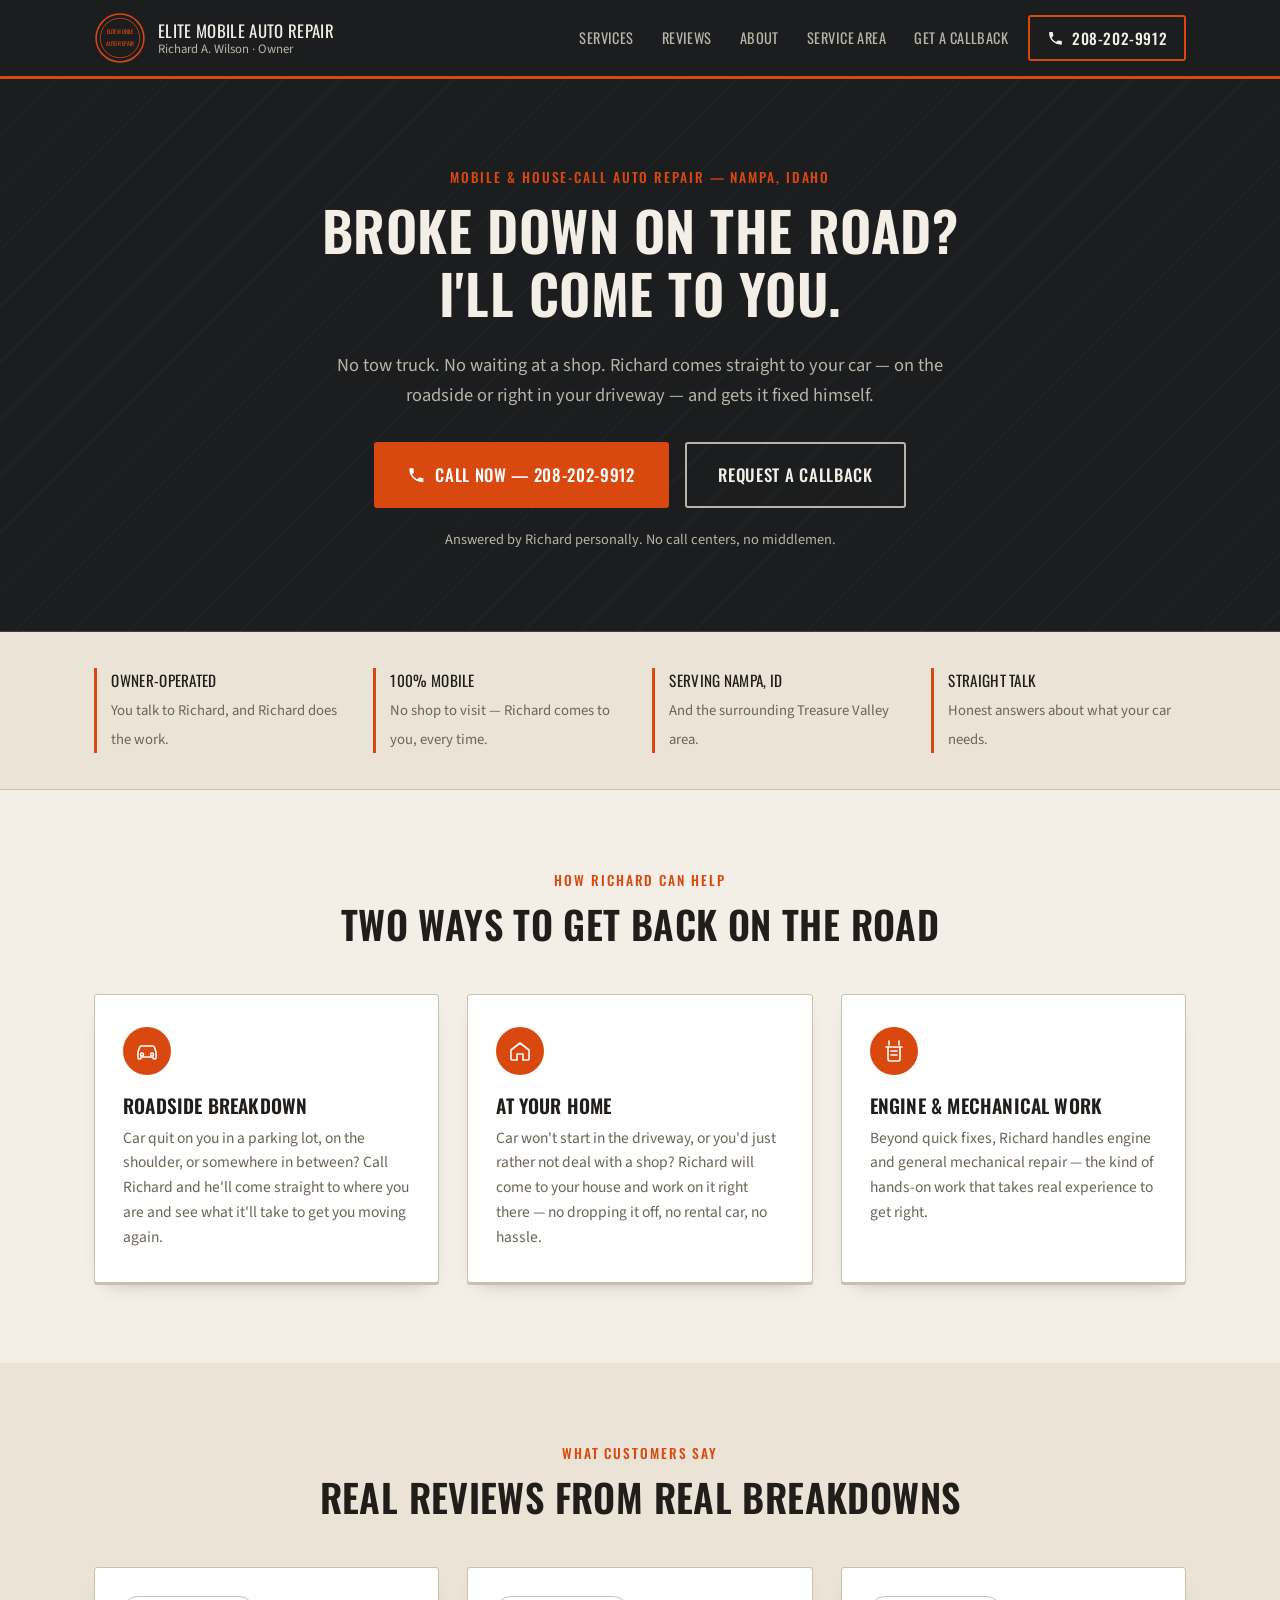
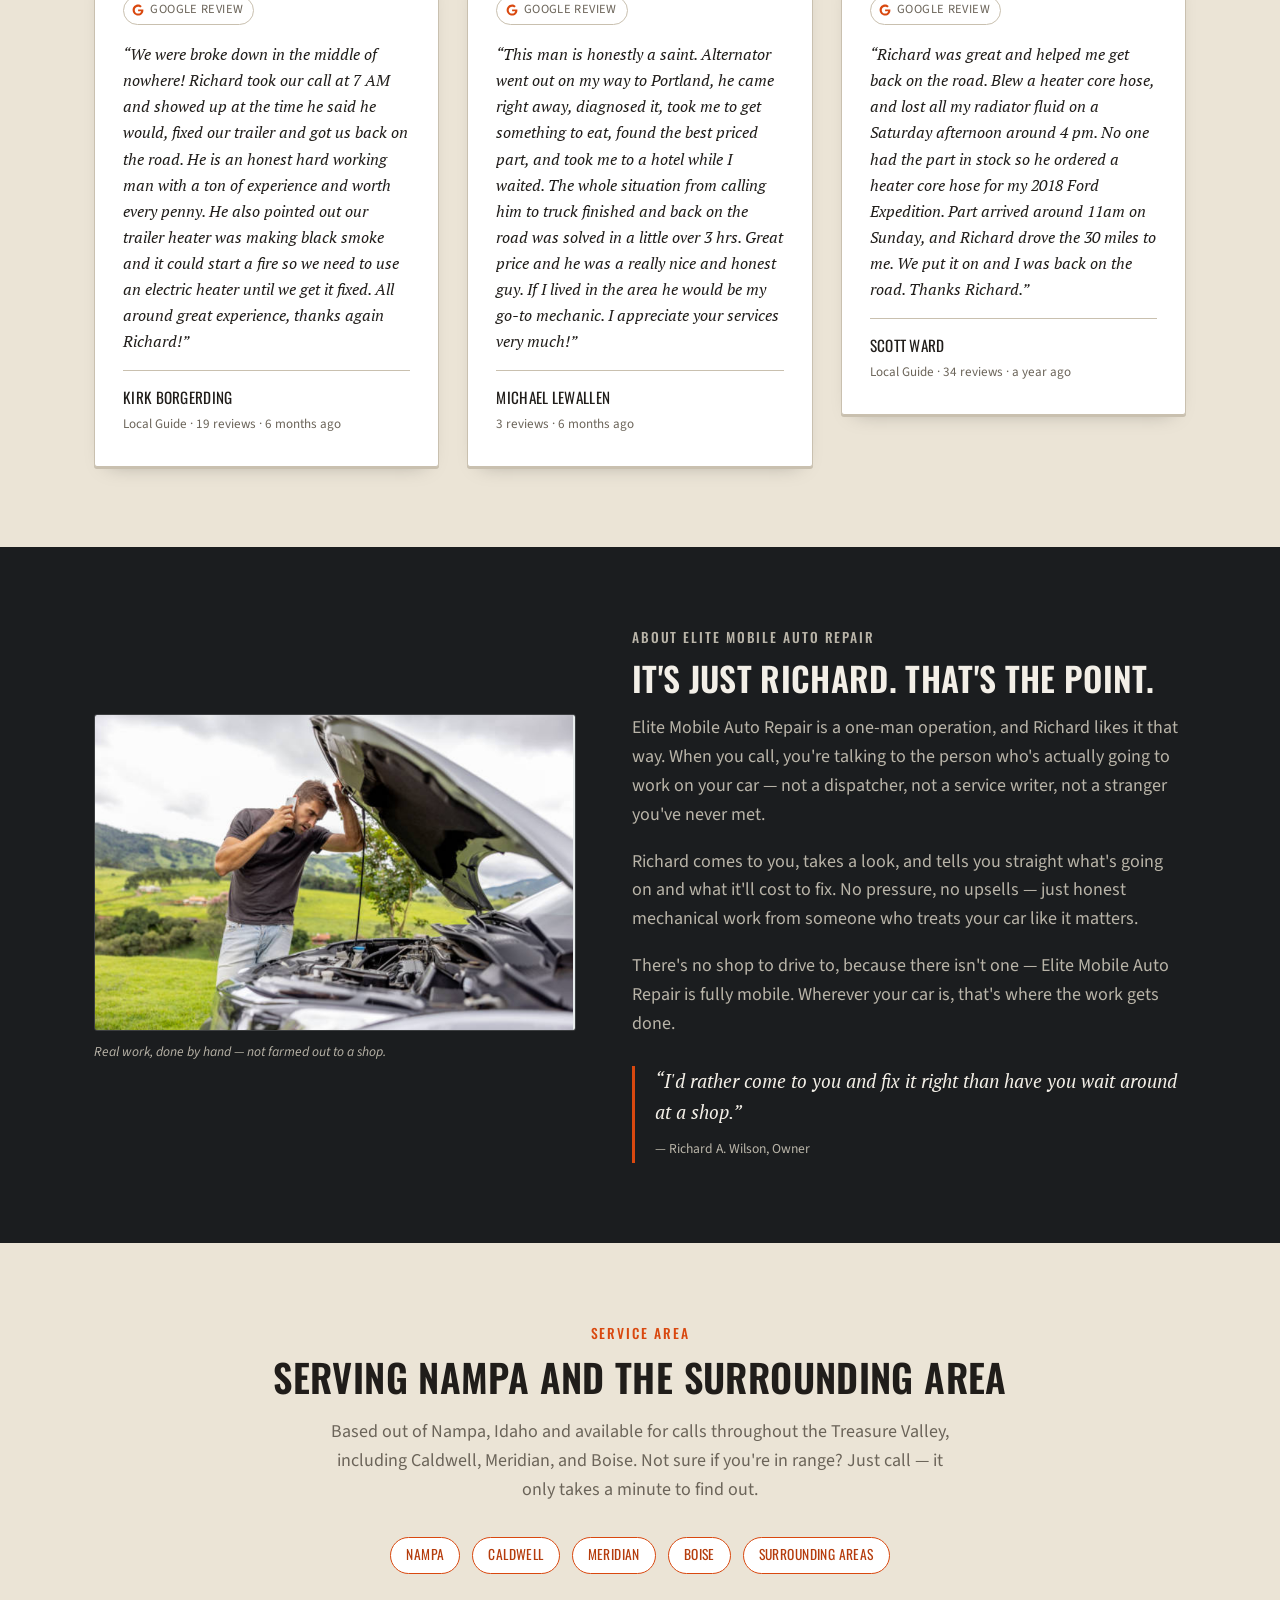
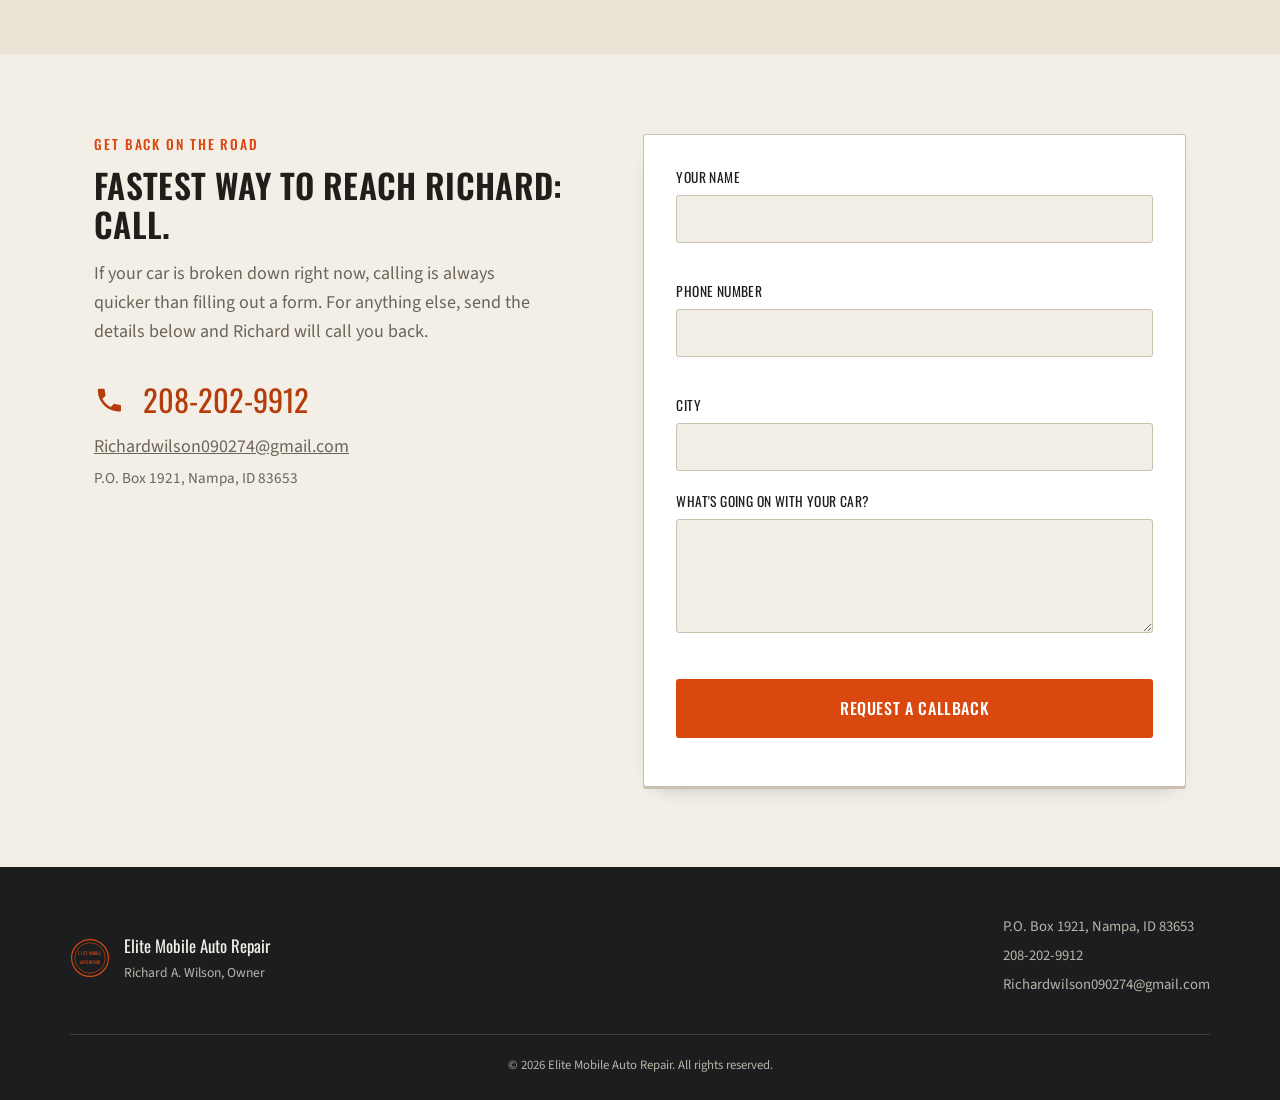
<file: Richard/index.html>
<!DOCTYPE html>
<html lang="en">

<head>
    <meta charset="UTF-8">
    <meta name="viewport" content="width=device-width, initial-scale=1.0">
    <title>Elite Mobile Auto Repair | Nampa, ID | Richard A. Wilson</title>
    <meta name="description"
        content="Broke down on the road or won't start at home? Elite Mobile Auto Repair comes to you in the Nampa, ID area. Call Richard at 208-202-9912.">

    <link rel="preconnect" href="https://fonts.googleapis.com">
    <link rel="preconnect" href="https://fonts.gstatic.com" crossorigin>
    <link
        href="https://fonts.googleapis.com/css2?family=Oswald:wght@400;500;600;700&family=PT+Serif:ital@0;1&family=Source+Sans+3:wght@400;500;600;700&display=swap"
        rel="stylesheet">

    <link rel="stylesheet" href="style.css">
</head>

<body>

    <!-- ============ HEADER ============ -->
    <header class="site-header">
        <div class="header-inner">
            <a href="#top" class="brand">
                <span class="stamp" aria-hidden="true">
                    <svg viewBox="0 0 100 100" class="stamp-svg">
                        <circle cx="50" cy="50" r="46" fill="none" stroke="currentColor" stroke-width="3" />
                        <circle cx="50" cy="50" r="38" fill="none" stroke="currentColor" stroke-width="1.5" />
                        <text x="50" y="42" text-anchor="middle" class="stamp-text-top">ELITE MOBILE</text>
                        <text x="50" y="65" text-anchor="middle" class="stamp-text-bottom">AUTO REPAIR</text>
                    </svg>
                </span>
                <span class="brand-text">
                    <span class="brand-name">Elite Mobile Auto Repair</span>
                    <span class="brand-sub">Richard A. Wilson &middot; Owner</span>
                </span>
            </a>
            <nav class="site-nav" id="site-nav">
                <a href="#services">Services</a>
                <a href="#reviews">Reviews</a>
                <a href="#about">About</a>
                <a href="#area">Service Area</a>
                <a href="#contact">Get a Callback</a>
            </nav>
            <a href="tel:12082029912" class="btn btn-call header-call">
                <svg viewBox="0 0 24 24" class="icon-phone" aria-hidden="true">
                    <path
                        d="M6.6 10.8c1.4 2.8 3.8 5.1 6.6 6.6l2.2-2.2c.3-.3.7-.4 1.1-.2 1.2.4 2.5.6 3.8.6.6 0 1 .4 1 1V20c0 .6-.4 1-1 1C10.5 21 3 13.5 3 4c0-.6.4-1 1-1h3.5c.6 0 1 .4 1 1 0 1.3.2 2.6.6 3.8.1.4 0 .8-.3 1.1L6.6 10.8z" />
                </svg>
                <span>208-202-9912</span>
            </a>
            <button class="nav-toggle" id="nav-toggle" aria-label="Open menu" aria-expanded="false"
                aria-controls="site-nav">
                <span></span><span></span><span></span>
            </button>
        </div>
    </header>

    <a id="top"></a>

    <!-- ============ HERO ============ -->
    <section class="hero">
        <div class="hero-inner">
            <p class="eyebrow">Mobile &amp; House-Call Auto Repair &mdash; Nampa, Idaho</p>
            <h1>Broke down on the road?<br>I'll come to you.</h1>
            <p class="hero-sub">No tow truck. No waiting at a shop. Richard comes straight to your car &mdash; on the
                roadside or right in your driveway &mdash; and gets it fixed himself.</p>
            <div class="hero-actions">
                <a href="tel:12082029912" class="btn btn-primary">
                    <svg viewBox="0 0 24 24" class="icon-phone" aria-hidden="true">
                        <path
                            d="M6.6 10.8c1.4 2.8 3.8 5.1 6.6 6.6l2.2-2.2c.3-.3.7-.4 1.1-.2 1.2.4 2.5.6 3.8.6.6 0 1 .4 1 1V20c0 .6-.4 1-1 1C10.5 21 3 13.5 3 4c0-.6.4-1 1-1h3.5c.6 0 1 .4 1 1 0 1.3.2 2.6.6 3.8.1.4 0 .8-.3 1.1L6.6 10.8z" />
                    </svg>
                    Call Now &mdash; 208-202-9912
                </a>
                <a href="#contact" class="btn btn-secondary">Request a Callback</a>
            </div>
            <p class="hero-note">Answered by Richard personally. No call centers, no middlemen.</p>
        </div>
    </section>

    <!-- ============ TRUST STRIP ============ -->
    <section class="trust-strip">
        <div class="trust-inner">
            <div class="trust-item">
                <span class="trust-label">Owner-Operated</span>
                <span class="trust-text">You talk to Richard, and Richard does the work.</span>
            </div>
            <div class="trust-item">
                <span class="trust-label">100% Mobile</span>
                <span class="trust-text">No shop to visit &mdash; Richard comes to you, every time.</span>
            </div>
            <div class="trust-item">
                <span class="trust-label">Serving Nampa, ID</span>
                <span class="trust-text">And the surrounding Treasure Valley area.</span>
            </div>
            <div class="trust-item">
                <span class="trust-label">Straight Talk</span>
                <span class="trust-text">Honest answers about what your car needs.</span>
            </div>
        </div>
    </section>

    <!-- ============ SERVICES ============ -->
    <section class="services" id="services">
        <div class="section-inner">
            <p class="eyebrow center">How Richard Can Help</p>
            <h2 class="section-title center">Two ways to get back on the road</h2>

            <div class="service-cards">
                <article class="service-card">
                    <div class="service-icon" aria-hidden="true">
                        <svg viewBox="0 0 24 24">
                            <path
                                d="M3 13l1.5-4.5A2 2 0 0 1 6.4 7h11.2a2 2 0 0 1 1.9 1.5L21 13v6a1 1 0 0 1-1 1h-1a1 1 0 0 1-1-1v-1H6v1a1 1 0 0 1-1 1H4a1 1 0 0 1-1-1v-6z" />
                            <circle cx="7" cy="15.5" r="1.5" />
                            <circle cx="17" cy="15.5" r="1.5" />
                        </svg>
                    </div>
                    <h3>Roadside Breakdown</h3>
                    <p>Car quit on you in a parking lot, on the shoulder, or somewhere in between? Call Richard and
                        he'll come straight to where you are and see what it'll take to get you moving again.</p>
                </article>

                <article class="service-card">
                    <div class="service-icon" aria-hidden="true">
                        <svg viewBox="0 0 24 24">
                            <path d="M3 11l9-7 9 7v9a1 1 0 0 1-1 1h-5v-6H9v6H4a1 1 0 0 1-1-1v-9z" />
                        </svg>
                    </div>
                    <h3>At Your Home</h3>
                    <p>Car won't start in the driveway, or you'd just rather not deal with a shop? Richard will come to
                        your house and work on it right there &mdash; no dropping it off, no rental car, no hassle.</p>
                </article>

                <article class="service-card">
                    <div class="service-icon" aria-hidden="true">
                        <svg viewBox="0 0 24 24">
                            <path d="M7 2v4M17 2v4M4 8h16M6 8v12a2 2 0 0 0 2 2h8a2 2 0 0 0 2-2V8" />
                            <path d="M9 12h6M9 16h6" />
                        </svg>
                    </div>
                    <h3>Engine &amp; Mechanical Work</h3>
                    <p>Beyond quick fixes, Richard handles engine and general mechanical repair &mdash; the kind of
                        hands-on work that takes real experience to get right.</p>
                </article>
            </div>
        </div>
    </section>

    <!-- ============ TESTIMONIALS ============ -->
    <section class="testimonials" id="reviews">
        <div class="section-inner">
            <p class="eyebrow center">What Customers Say</p>
            <h2 class="section-title center">Real reviews from real breakdowns</h2>

            <div class="testimonial-cards">
                <article class="testimonial-card">
                    <div class="testimonial-badge">
                        <svg viewBox="0 0 24 24" class="icon-google" aria-hidden="true">
                            <path
                                d="M21.35 11.1h-9.17v2.92h5.27c-.23 1.4-1.62 4.1-5.27 4.1-3.17 0-5.76-2.63-5.76-5.87s2.59-5.87 5.76-5.87c1.8 0 3.01.77 3.7 1.43l2.52-2.43C16.87 3.6 14.85 2.7 12.18 2.7 6.98 2.7 2.75 6.93 2.75 12.15s4.23 9.45 9.43 9.45c5.44 0 9.05-3.82 9.05-9.2 0-.62-.07-1.09-.15-1.3z" />
                        </svg>
                        <span>Google Review</span>
                    </div>
                    <p class="testimonial-quote">&ldquo;We were broke down in the middle of nowhere! Richard took our
                        call at 7 AM and showed up at the time he said he would, fixed our trailer and got us back on
                        the road. He is an honest hard working man with a ton of experience and worth every penny. He
                        also pointed out our trailer heater was making black smoke and it could start a fire so we need
                        to use an electric heater until we get it fixed. All around great experience, thanks again
                        Richard!&rdquo;</p>
                    <div class="testimonial-author">
                        <span class="testimonial-name">Kirk Borgerding</span>
                        <span class="testimonial-meta">Local Guide &middot; 19 reviews &middot; 6 months ago</span>
                    </div>
                </article>

                <article class="testimonial-card">
                    <div class="testimonial-badge">
                        <svg viewBox="0 0 24 24" class="icon-google" aria-hidden="true">
                            <path
                                d="M21.35 11.1h-9.17v2.92h5.27c-.23 1.4-1.62 4.1-5.27 4.1-3.17 0-5.76-2.63-5.76-5.87s2.59-5.87 5.76-5.87c1.8 0 3.01.77 3.7 1.43l2.52-2.43C16.87 3.6 14.85 2.7 12.18 2.7 6.98 2.7 2.75 6.93 2.75 12.15s4.23 9.45 9.43 9.45c5.44 0 9.05-3.82 9.05-9.2 0-.62-.07-1.09-.15-1.3z" />
                        </svg>
                        <span>Google Review</span>
                    </div>
                    <p class="testimonial-quote">&ldquo;This man is honestly a saint. Alternator went out on my way to
                        Portland, he came right away, diagnosed it, took me to get something to eat, found the best
                        priced part, and took me to a hotel while I waited. The whole situation from calling him to
                        truck finished and back on the road was solved in a little over 3 hrs. Great price and he was a
                        really nice and honest guy. If I lived in the area he would be my go-to mechanic. I appreciate
                        your services very much!&rdquo;</p>
                    <div class="testimonial-author">
                        <span class="testimonial-name">Michael Lewallen</span>
                        <span class="testimonial-meta">3 reviews &middot; 6 months ago</span>
                    </div>
                </article>

                <article class="testimonial-card">
                    <div class="testimonial-badge">
                        <svg viewBox="0 0 24 24" class="icon-google" aria-hidden="true">
                            <path
                                d="M21.35 11.1h-9.17v2.92h5.27c-.23 1.4-1.62 4.1-5.27 4.1-3.17 0-5.76-2.63-5.76-5.87s2.59-5.87 5.76-5.87c1.8 0 3.01.77 3.7 1.43l2.52-2.43C16.87 3.6 14.85 2.7 12.18 2.7 6.98 2.7 2.75 6.93 2.75 12.15s4.23 9.45 9.43 9.45c5.44 0 9.05-3.82 9.05-9.2 0-.62-.07-1.09-.15-1.3z" />
                        </svg>
                        <span>Google Review</span>
                    </div>
                    <p class="testimonial-quote">&ldquo;Richard was great and helped me get back on the road. Blew a
                        heater core hose, and lost all my radiator fluid on a Saturday afternoon around 4 pm. No one had
                        the part in stock so he ordered a heater core hose for my 2018 Ford Expedition. Part arrived
                        around 11am on Sunday, and Richard drove the 30 miles to me. We put it on and I was back on the
                        road. Thanks Richard.&rdquo;</p>
                    <div class="testimonial-author">
                        <span class="testimonial-name">Scott Ward</span>
                        <span class="testimonial-meta">Local Guide &middot; 34 reviews &middot; a year ago</span>
                    </div>
                </article>
            </div>
        </div>
    </section>

    <!-- ============ ABOUT ============ -->
    <section class="about" id="about">
        <div class="about-inner">
            <div class="about-image">
                <img src="myboi.png" alt="Engine rebuild completed by Richard Wilson" loading="lazy">
                <p class="image-caption">Real work, done by hand &mdash; not farmed out to a shop.</p>
            </div>
            <div class="about-copy">
                <p class="eyebrow">About Elite Mobile Auto Repair</p>
                <h2>It's just Richard. That's the point.</h2>
                <p>Elite Mobile Auto Repair is a one-man operation, and Richard likes it that way. When you call, you're
                    talking to the person who's actually going to work on your car &mdash; not a dispatcher, not a
                    service writer, not a stranger you've never met.</p>
                <p>Richard comes to you, takes a look, and tells you straight what's going on and what it'll cost to
                    fix. No pressure, no upsells &mdash; just honest mechanical work from someone who treats your car
                    like it matters.</p>
                <p>There's no shop to drive to, because there isn't one &mdash; Elite Mobile Auto Repair is fully
                    mobile. Wherever your car is, that's where the work gets done.</p>
                <div class="about-quote">
                    <p>&ldquo;I'd rather come to you and fix it right than have you wait around at a shop.&rdquo;</p>
                    <span>&mdash; Richard A. Wilson, Owner</span>
                </div>
            </div>
        </div>
    </section>

    <!-- ============ SERVICE AREA ============ -->
    <section class="area" id="area">
        <div class="section-inner">
            <p class="eyebrow center">Service Area</p>
            <h2 class="section-title center">Serving Nampa and the surrounding area</h2>
            <p class="area-sub">Based out of Nampa, Idaho and available for calls throughout the Treasure Valley,
                including Caldwell, Meridian, and Boise. Not sure if you're in range? Just call &mdash; it only takes a
                minute to find out.</p>
            <div class="area-tags">
                <span>Nampa</span>
                <span>Caldwell</span>
                <span>Meridian</span>
                <span>Boise</span>
                <span>Surrounding Areas</span>
            </div>
        </div>
    </section>

    <!-- ============ CONTACT / LEAD FORM ============ -->
    <section class="contact" id="contact">
        <div class="contact-inner">
            <div class="contact-info">
                <p class="eyebrow">Get Back on the Road</p>
                <h2>Fastest way to reach Richard: call.</h2>
                <p>If your car is broken down right now, calling is always quicker than filling out a form. For anything
                    else, send the details below and Richard will call you back.</p>

                <a href="tel:12082029912" class="contact-phone-link">
                    <svg viewBox="0 0 24 24" class="icon-phone" aria-hidden="true">
                        <path
                            d="M6.6 10.8c1.4 2.8 3.8 5.1 6.6 6.6l2.2-2.2c.3-.3.7-.4 1.1-.2 1.2.4 2.5.6 3.8.6.6 0 1 .4 1 1V20c0 .6-.4 1-1 1C10.5 21 3 13.5 3 4c0-.6.4-1 1-1h3.5c.6 0 1 .4 1 1 0 1.3.2 2.6.6 3.8.1.4 0 .8-.3 1.1L6.6 10.8z" />
                    </svg>
                    208-202-9912
                </a>
                <a href="mailto:Richardwilson090274@gmail.com"
                    class="contact-detail-link">Richardwilson090274@gmail.com</a>
                <p class="contact-detail">P.O. Box 1921, Nampa, ID 83653</p>
            </div>

            <form class="contact-form" id="lead-form" novalidate>
                <div class="form-row">
                    <label for="name">Your Name</label>
                    <input type="text" id="name" name="name" autocomplete="name" required>
                    <span class="form-error" id="name-error"></span>
                </div>

                <div class="form-row">
                    <label for="phone">Phone Number</label>
                    <input type="tel" id="phone" name="phone" autocomplete="tel" required>
                    <span class="form-error" id="phone-error"></span>
                </div>

                <div class="form-row">
                    <label for="city">City</label>
                    <input type="text" id="city" name="city" autocomplete="address-level2">
                </div>

                <div class="form-row">
                    <label for="details">What's going on with your car?</label>
                    <textarea id="details" name="details" rows="4" required></textarea>
                    <span class="form-error" id="details-error"></span>
                </div>

                <button type="submit" class="btn btn-primary form-submit">Request a Callback</button>

                <p class="form-status" id="form-status" role="status" aria-live="polite"></p>
            </form>
        </div>
    </section>

    <!-- ============ FOOTER ============ -->
    <footer class="site-footer">
        <div class="footer-inner">
            <div class="footer-brand">
                <span class="stamp small" aria-hidden="true">
                    <svg viewBox="0 0 100 100" class="stamp-svg">
                        <circle cx="50" cy="50" r="46" fill="none" stroke="currentColor" stroke-width="3" />
                        <circle cx="50" cy="50" r="38" fill="none" stroke="currentColor" stroke-width="1.5" />
                        <text x="50" y="42" text-anchor="middle" class="stamp-text-top">ELITE MOBILE</text>
                        <text x="50" y="65" text-anchor="middle" class="stamp-text-bottom">AUTO REPAIR</text>
                    </svg>
                </span>
                <div>
                    <p class="footer-name">Elite Mobile Auto Repair</p>
                    <p class="footer-owner">Richard A. Wilson, Owner</p>
                </div>
            </div>
            <div class="footer-contact">
                <p>P.O. Box 1921, Nampa, ID 83653</p>
                <p><a href="tel:12082029912">208-202-9912</a></p>
                <p><a href="mailto:Richardwilson090274@gmail.com">Richardwilson090274@gmail.com</a></p>
            </div>
        </div>
        <p class="footer-bottom">&copy; <span id="year"></span> Elite Mobile Auto Repair. All rights reserved.</p>
    </footer>

    <!-- ============ STICKY MOBILE CALL BAR ============ -->
    <a href="tel:12082029912" class="mobile-call-bar">
        <svg viewBox="0 0 24 24" class="icon-phone" aria-hidden="true">
            <path
                d="M6.6 10.8c1.4 2.8 3.8 5.1 6.6 6.6l2.2-2.2c.3-.3.7-.4 1.1-.2 1.2.4 2.5.6 3.8.6.6 0 1 .4 1 1V20c0 .6-.4 1-1 1C10.5 21 3 13.5 3 4c0-.6.4-1 1-1h3.5c.6 0 1 .4 1 1 0 1.3.2 2.6.6 3.8.1.4 0 .8-.3 1.1L6.6 10.8z" />
        </svg>
        <span>Call Richard Now &mdash; 208-202-9912</span>
    </a>

    <script src="script.js"></script>
</body>

</html>
</file>
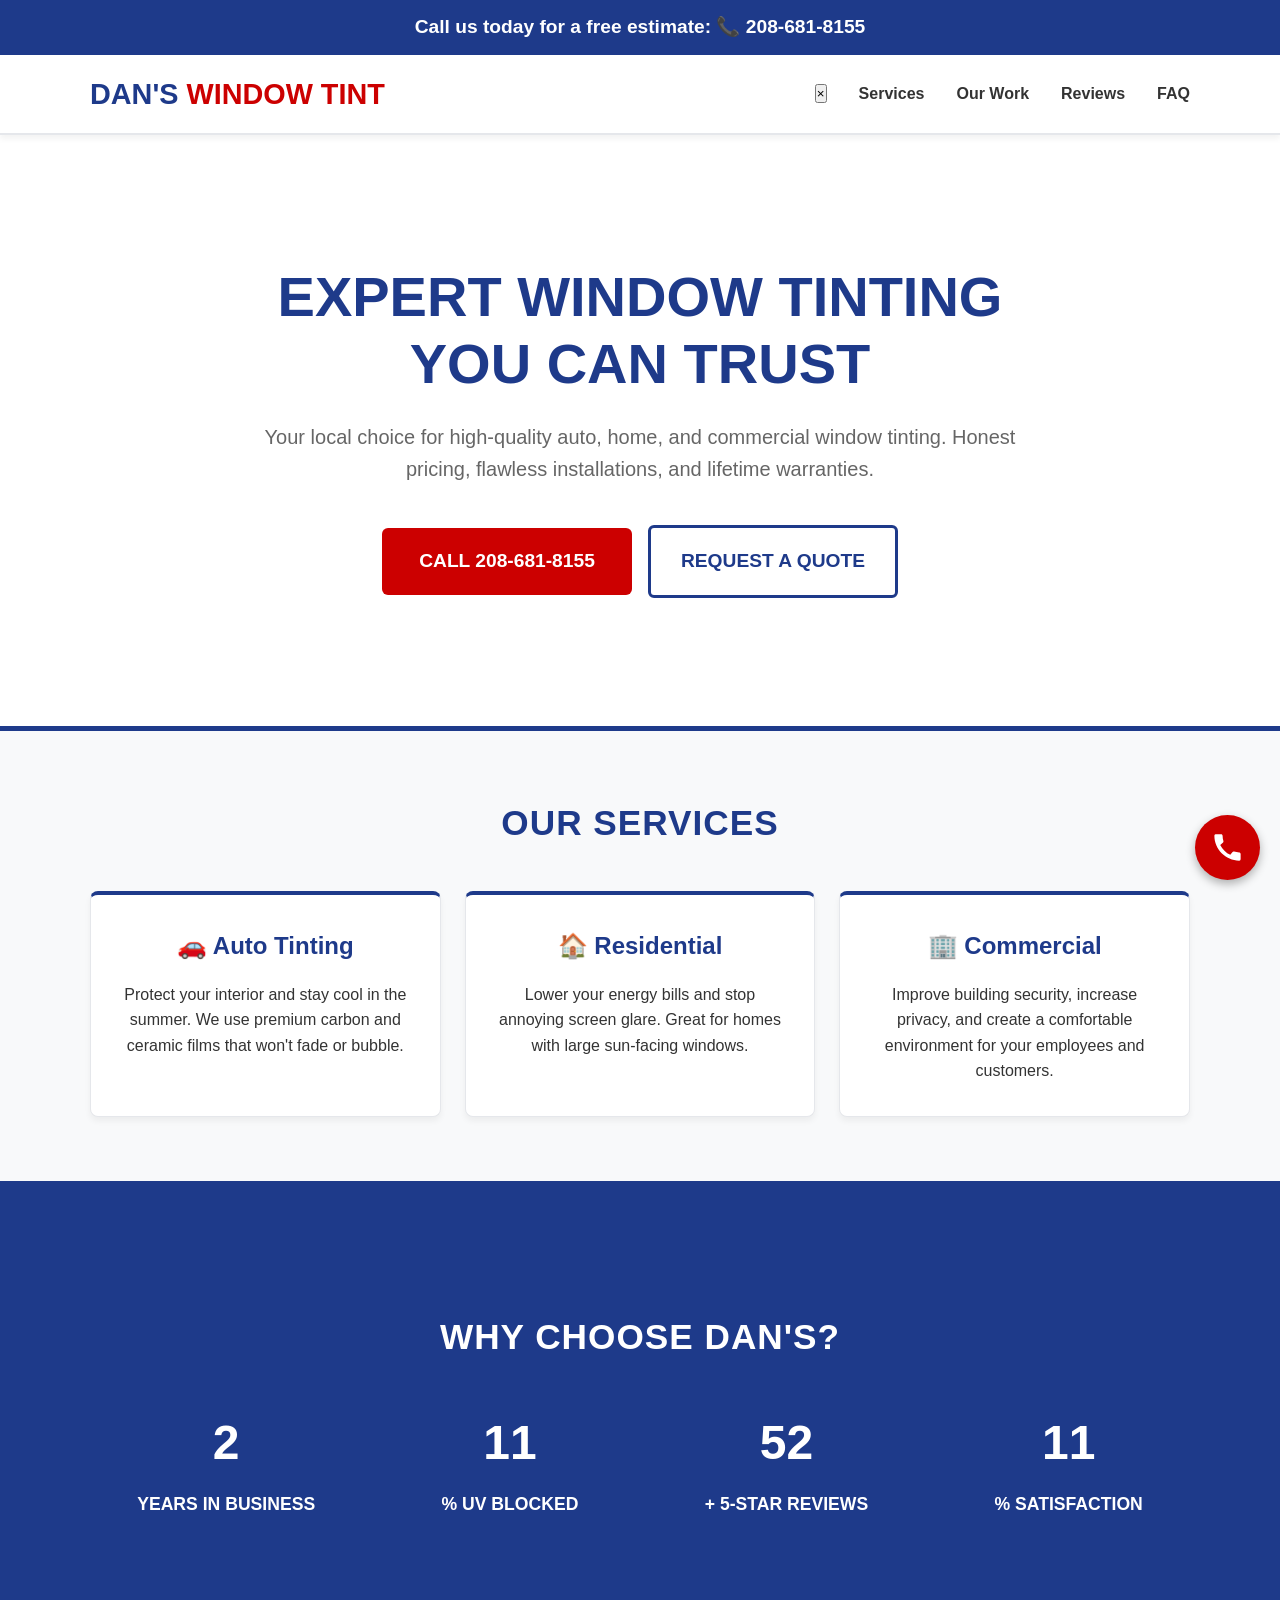
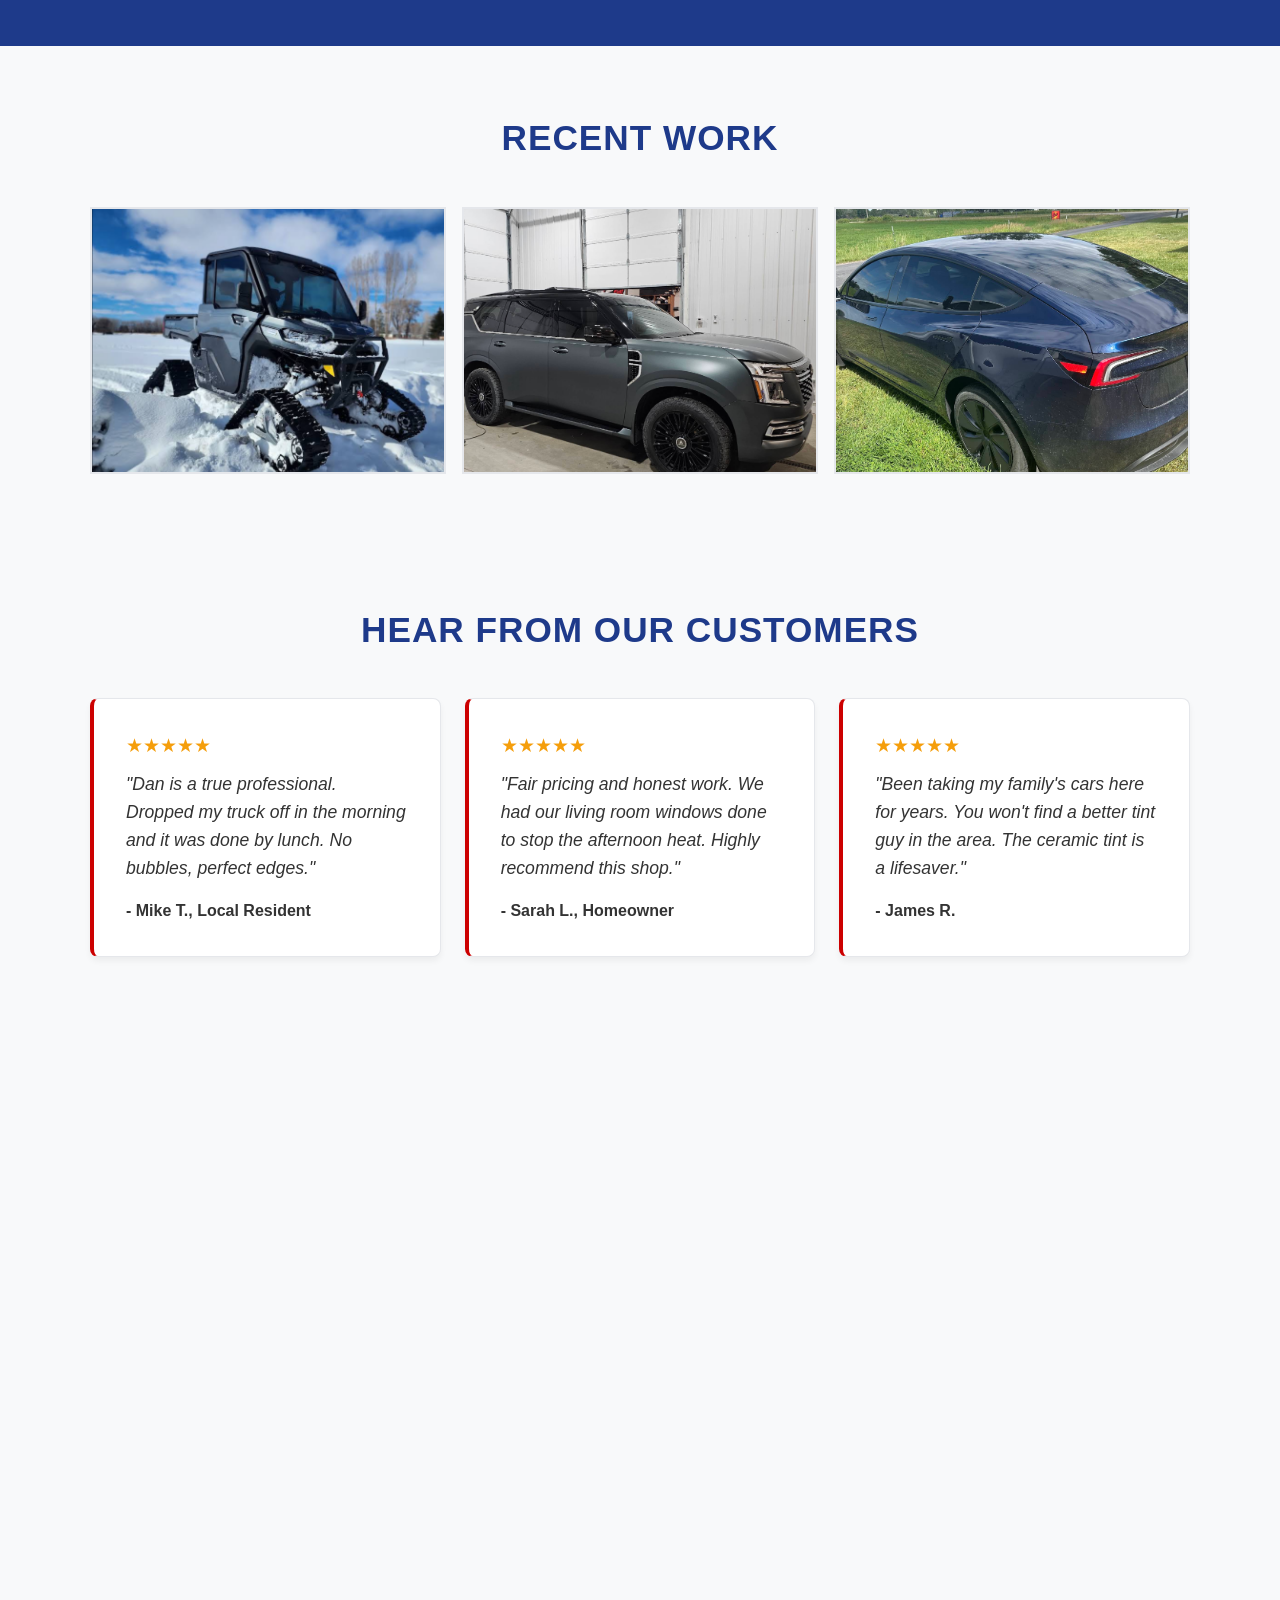
<file: Dan.html>
<!DOCTYPE html>
<html lang="en">

<head>
    <meta charset="UTF-8">
    <meta name="viewport" content="width=device-width, initial-scale=1.0">
    <meta name="description"
        content="Dan's Window Tint is your local expert for auto, residential, and commercial window tinting. Honest pricing, quality work, and lifetime warranties.">
    <title>Dan's Window Tint | Local Tinting Experts</title>

    <style>
        /* CSS VARIABLES - Trustworthy & Local Palette */
        :root {
            --primary: #cc0000;
            /* Action Red for high conversions */
            --primary-hover: #990000;
            --secondary: #1e3a8a;
            /* Trustworthy Navy Blue */
            --bg-light: #f8f9fa;
            --bg-white: #ffffff;
            --text-dark: #333333;
            --text-muted: #666666;
            --border-color: #e5e7eb;
            --shadow: 0 4px 6px rgba(0, 0, 0, 0.05);
        }

        /* RESET & BASE - Mobile First */
        * {
            margin: 0;
            padding: 0;
            box-sizing: border-box;
            font-family: 'Arial', sans-serif;
        }

        html {
            scroll-behavior: smooth;
        }

        body {
            background-color: var(--bg-light);
            color: var(--text-dark);
            line-height: 1.6;
            overflow-x: hidden;
        }

        .container {
            width: 92%;
            max-width: 1100px;
            margin: 0 auto;
            padding: 4rem 0;
        }

        .text-center {
            text-align: center;
        }

        .section-title {
            font-size: 2.2rem;
            margin-bottom: 2.5rem;
            color: var(--secondary);
            font-weight: bold;
            text-transform: uppercase;
            letter-spacing: 1px;
        }

        /* CARDS (Replacing Glassmorphism) */
        .card {
            background: var(--bg-white);
            border: 1px solid var(--border-color);
            border-radius: 8px;
            box-shadow: var(--shadow);
            padding: 2rem;
        }

        /* BUTTONS - Big, Tappable, Conversion-Focused */
        .btn {
            display: inline-block;
            background: var(--primary);
            color: #fff;
            padding: 18px 24px;
            border-radius: 6px;
            text-decoration: none;
            font-size: 1.2rem;
            font-weight: bold;
            text-align: center;
            border: none;
            cursor: pointer;
            transition: background 0.2s ease;
            width: 100%;
            text-transform: uppercase;
        }

        @media (min-width: 768px) {
            .btn {
                width: auto;
                min-width: 250px;
            }
        }

        .btn:hover {
            background: var(--primary-hover);
        }

        .btn-outline {
            background: transparent;
            border: 3px solid var(--secondary);
            color: var(--secondary);
        }

        .btn-outline:hover {
            background: var(--secondary);
            color: #fff;
        }

        /* NAVIGATION & TOP BAR */
        .top-bar {
            background: var(--secondary);
            color: white;
            text-align: center;
            padding: 12px;
            font-size: 1.2rem;
            font-weight: bold;
        }

        .top-bar a {
            color: white;
            text-decoration: none;
        }

        header {
            background: var(--bg-white);
            border-bottom: 2px solid var(--border-color);
            position: sticky;
            top: 0;
            width: 100%;
            z-index: 1000;
            padding: 1rem 0;
            box-shadow: var(--shadow);
        }

        .nav-container {
            display: flex;
            flex-direction: column;
            gap: 1rem;
            align-items: center;
            width: 92%;
            max-width: 1100px;
            margin: 0 auto;
        }

        @media (min-width: 768px) {
            .nav-container {
                flex-direction: row;
                justify-content: space-between;
            }
        }

        .logo {
            font-size: 1.8rem;
            font-weight: 900;
            color: var(--secondary);
            text-decoration: none;
            text-transform: uppercase;
        }

        .logo span {
            color: var(--primary);
        }

        .nav-links {
            display: flex;
            gap: 2rem;
            align-items: center;
        }

        .nav-links a {
            color: var(--text-dark);
            text-decoration: none;
            font-weight: bold;
            transition: color 0.2s;
        }

        .nav-links a:hover {
            color: var(--primary);
        }

        .mobile-nav-toggle {
            display: none;
        }

        @media (max-width: 991px) {
            .nav-container {
                flex-direction: row;
                justify-content: space-between;
            }
            .nav-links {
                position: fixed;
                top: 0;
                right: 0;
                background: var(--bg-white);
                width: 80%;
                height: 100vh;
                flex-direction: column;
                padding: 4rem 2rem;
                box-shadow: -4px 0 10px rgba(0,0,0,0.1);
                transform: translateX(100%);
                transition: transform 0.3s ease-out;
                gap: 1.5rem;
                align-items: stretch;
                z-index: 1100;
            }

            .nav-links.nav-visible {
                transform: translateX(0);
            }

            .nav-links a {
                color: var(--text-dark);
                padding: 1rem;
                text-align: center;
                border-bottom: 1px solid var(--border-color);
                font-size: 1.2rem;
            }

            .nav-links a:last-child {
                border-bottom: none;
            }

            .mobile-nav-toggle {
                display: block;
                background: transparent;
                border: none;
                cursor: pointer;
                padding: 0.5rem;
                z-index: 1200;
            }

            .mobile-nav-toggle[aria-expanded="true"] + .nav-links {
                transform: translateX(0);
            }

            .close-nav-btn {
                display: none;
            }

            @media (max-width: 991px) {
                .close-nav-btn {
                    display: block;
                    position: absolute;
                    top: 1.5rem;
                    right: 1.5rem;
                    background: transparent;
                    border: none;
                    font-size: 2.5rem;
                    cursor: pointer;
                    color: var(--text-dark);
                    line-height: 1;
                }
            }
        }

        @media (min-width: 992px) {
            .nav-links {
                display: flex !important; /* Ensure it's visible on desktop */
                position: static;
                height: auto;
                width: auto;
                background: none;
                box-shadow: none;
                transform: none;
                flex-direction: row;
                padding: 0;
            }
        }


        /* HERO SECTION */
        .hero {
            background: var(--bg-white);
            padding: 4rem 0;
            border-bottom: 5px solid var(--secondary);
        }

        .hero-content {
            text-align: center;
            max-width: 800px;
            margin: 0 auto;
        }

        .hero h1 {
            font-size: clamp(2.2rem, 5vw, 3.5rem);
            color: var(--secondary);
            margin-bottom: 1.5rem;
            line-height: 1.2;
            text-transform: uppercase;
        }

        .hero p {
            font-size: 1.25rem;
            color: var(--text-muted);
            margin-bottom: 2.5rem;
        }

        .hero-buttons {
            display: flex;
            flex-direction: column;
            gap: 1rem;
            align-items: center;
        }

        @media (min-width: 768px) {
            .hero-buttons {
                flex-direction: row;
                justify-content: center;
            }
        }

        /* GRID LAYOUTS */
        .grid-3 {
            display: grid;
            grid-template-columns: 1fr;
            gap: 1.5rem;
        }

        @media (min-width: 768px) {
            .grid-3 {
                grid-template-columns: repeat(3, 1fr);
            }
        }

        /* SERVICES */
        .service-card {
            text-align: center;
            border-top: 4px solid var(--secondary);
        }

        .service-card h3 {
            font-size: 1.5rem;
            margin-bottom: 1rem;
            color: var(--secondary);
        }

        /* BENEFITS / COUNTERS */
        .benefits-section {
            background: var(--secondary);
            color: white;
            padding: 4rem 0;
        }

        .benefits-section .section-title {
            color: white;
        }

        .benefits-wrap {
            display: flex;
            flex-wrap: wrap;
            justify-content: space-around;
            gap: 2rem;
            text-align: center;
        }

        .counter-box h4 {
            font-size: 3rem;
            font-weight: 900;
            color: white;
            margin-bottom: 0.5rem;
        }

        .counter-box p {
            font-size: 1.1rem;
            font-weight: bold;
            text-transform: uppercase;
        }

        /* GALLERY */
        .gallery-grid {
            display: grid;
            grid-template-columns: repeat(auto-fit, minmax(280px, 1fr));
            gap: 1rem;
        }

        .gallery-item {
            aspect-ratio: 4/3;
            background: #e0e0e0;
            border: 2px solid var(--border-color);
            display: flex;
            align-items: center;
            justify-content: center;
            color: var(--text-muted);
            font-weight: bold;
        }

        /* TESTIMONIALS */
        .testimonial-card {
            border-left: 4px solid var(--primary);
        }

        .testimonial-card p {
            font-style: italic;
            font-size: 1.1rem;
        }

        .author {
            font-weight: bold;
            margin-top: 1rem;
            color: var(--text-dark);
        }

        .stars {
            color: #f59e0b;
            font-size: 1.2rem;
            margin-bottom: 0.5rem;
        }

        /* FAQ ACCORDION */
        .faq-item {
            margin-bottom: 1rem;
            border: 1px solid var(--border-color);
            border-radius: 4px;
            background: var(--bg-white);
        }

        .faq-question {
            width: 100%;
            text-align: left;
            padding: 1.25rem;
            background: none;
            border: none;
            color: var(--secondary);
            font-size: 1.1rem;
            font-weight: bold;
            cursor: pointer;
            display: flex;
            justify-content: space-between;
            align-items: center;
        }

        .faq-answer {
            max-height: 0;
            overflow: hidden;
            transition: max-height 0.3s ease-out, padding 0.3s ease;
            color: var(--text-muted);
        }

        .faq-item.active .faq-answer {
            max-height: 200px;
            padding: 0 1.25rem 1.25rem 1.25rem;
        }

        .faq-item.active .faq-question {
            color: var(--primary);
        }

        /* CONTACT FORM & MAP */
        .contact-grid {
            display: grid;
            grid-template-columns: 1fr;
            gap: 2rem;
        }

        @media (min-width: 768px) {
            .contact-grid {
                grid-template-columns: 1fr 1fr;
            }
        }

        .form-group {
            margin-bottom: 1.5rem;
        }

        .form-group label {
            display: block;
            font-weight: bold;
            margin-bottom: 0.5rem;
            color: var(--text-dark);
        }

        .form-control {
            width: 100%;
            padding: 14px;
            border: 2px solid var(--border-color);
            border-radius: 4px;
            font-size: 1rem;
        }

        .form-control:focus {
            outline: none;
            border-color: var(--secondary);
        }

        textarea.form-control {
            resize: vertical;
            min-height: 120px;
        }

        .location-info {
            background: var(--bg-white);
            padding: 2rem;
            border: 1px solid var(--border-color);
            border-radius: 8px;
            text-align: center;
        }

        .map-placeholder {
            width: 100%;
            height: 250px;
            background: #e0e0e0;
            display: flex;
            align-items: center;
            justify-content: center;
            margin-bottom: 1.5rem;
            font-weight: bold;
            color: var(--text-muted);
        }

        /* FLOATING CTA */
        .floating-btn {
            position: fixed;
            bottom: 20px;
            right: 20px;
            background: var(--primary);
            color: #fff;
            width: 65px;
            height: 65px;
            border-radius: 50%;
            display: flex;
            align-items: center;
            justify-content: center;
            text-decoration: none;
            box-shadow: 0 4px 10px rgba(0, 0, 0, 0.3);
            z-index: 999;
            transition: transform 0.2s;
        }

        .floating-btn:hover {
            transform: scale(1.05);
            background: var(--primary-hover);
        }

        .floating-btn svg {
            width: 35px;
            height: 35px;
            fill: currentColor;
        }

        /* SCROLL ANIMATIONS */
        .animate-up {
            opacity: 0;
            transform: translateY(30px);
            transition: opacity 0.6s ease-out, transform 0.6s ease-out;
        }

        .animate-up.visible {
            opacity: 1;
            transform: translateY(0);
        }
    </style>
</head>

<body>

    <!-- TOP BAR - Trust & Immediate Contact -->
    <div class="top-bar">
        Call us today for a free estimate: <a href="tel:2086818155">📞 208-681-8155</a>
    </div>

    <!-- HEADER -->
    <header id="header">
        <div class="nav-container">
            <a href="#" class="logo">Dan's <span>Window Tint</span></a>
            <button class="mobile-nav-toggle" aria-controls="primary-navigation" aria-expanded="false">
                <span class="sr-only">Menu</span>
                <svg fill="var(--secondary)" height="24px" width="24px" version="1.1" id="Capa_1" xmlns="http://www.w3.org/2000/svg" xmlns:xlink="http://www.w3.org/1999/xlink" viewBox="0 0 342.357 342.357" xml:space="preserve"><g><rect y="27.229" width="342.357" height="42.667"/><rect y="149.844" width="342.357" height="42.667"/><rect y="272.459" width="342.357" height="42.667"/></g></svg>
            </button>
            <nav class="nav-links">
                <button class="close-nav-btn" aria-label="Close menu">&times;</button>
                <a href="#services">Services</a>
                <a href="#gallery">Our Work</a>
                <a href="#reviews">Reviews</a>
                <a href="#faq">FAQ</a>
            </nav>
        </div>
    </header>

    <!-- HERO SECTION -->
    <section class="hero" id="home">
        <div class="container hero-content animate-up">
            <h1>Expert Window Tinting You Can Trust</h1>
            <p>Your local choice for high-quality auto, home, and commercial window tinting. Honest pricing, flawless
                installations, and lifetime warranties.</p>
            <div class="hero-buttons">
                <a href="tel:2086818155" class="btn">Call 208-681-8155</a>
                <a href="#contact" class="btn btn-outline">Request a Quote</a>
            </div>
        </div>
    </section>

    <!-- SERVICES SECTION -->
    <section class="container" id="services">
        <h2 class="section-title text-center animate-up">Our Services</h2>
        <div class="grid-3">
            <div class="card service-card animate-up">
                <h3>🚗 Auto Tinting</h3>
                <p>Protect your interior and stay cool in the summer. We use premium carbon and ceramic films that won't
                    fade or bubble.</p>
            </div>
            <div class="card service-card animate-up" style="transition-delay: 0.1s;">
                <h3>🏠 Residential</h3>
                <p>Lower your energy bills and stop annoying screen glare. Great for homes with large sun-facing
                    windows.</p>
            </div>
            <div class="card service-card animate-up" style="transition-delay: 0.2s;">
                <h3>🏢 Commercial</h3>
                <p>Improve building security, increase privacy, and create a comfortable environment for your employees
                    and customers.</p>
            </div>
        </div>
    </section>

    <!-- BENEFITS / COUNTERS -->
    <section class="benefits-section" id="benefits">
        <div class="container">
            <h2 class="section-title text-center animate-up">Why Choose Dan's?</h2>
            <div class="benefits-wrap">
                <div class="counter-box animate-up">
                    <h4 class="counter" data-target="15">0</h4>
                    <p>Years in Business</p>
                </div>
                <div class="counter-box animate-up" style="transition-delay: 0.1s;">
                    <h4 class="counter" data-target="99">0</h4>
                    <p>% UV Blocked</p>
                </div>
                <div class="counter-box animate-up" style="transition-delay: 0.2s;">
                    <h4 class="counter" data-target="500">0</h4>
                    <p>+ 5-Star Reviews</p>
                </div>
                <div class="counter-box animate-up" style="transition-delay: 0.3s;">
                    <h4 class="counter" data-target="100">0</h4>
                    <p>% Satisfaction</p>
                </div>
            </div>
        </div>
    </section>

    <!-- GALLERY SECTION -->
    <section class="container" id="gallery">
        <h2 class="section-title text-center animate-up">Recent Work</h2>
        <div class="gallery-grid">
            <div class="gallery-item animate-up"><img src="images/Screenshot 2026-07-27 at 4.05.00 PM.png"
                    alt="Recent Work 1" style="width: 100%; height: 100%; object-fit: cover;"></div>
            <div class="gallery-item animate-up" style="transition-delay: 0.1s;"><img
                    src="images/Screenshot 2026-07-27 at 4.05.55 PM.png" alt="Recent Work 2"
                    style="width: 100%; height: 100%; object-fit: cover;"></div>
            <div class="gallery-item animate-up" style="transition-delay: 0.2s;"><img
                    src="images/Screenshot 2026-07-27 at 4.06.07 PM.png" alt="Recent Work 3"
                    style="width: 100%; height: 100%; object-fit: cover;"></div>
        </div>
    </section>

    <!-- TESTIMONIALS -->
    <section class="container" id="reviews">
        <h2 class="section-title text-center animate-up">Hear From Our Customers</h2>
        <div class="grid-3">
            <div class="card testimonial-card animate-up">
                <div class="stars">★★★★★</div>
                <p>"Dan is a true professional. Dropped my truck off in the morning and it was done by lunch. No
                    bubbles, perfect edges."</p>
                <div class="author">- Mike T., Local Resident</div>
            </div>
            <div class="card testimonial-card animate-up" style="transition-delay: 0.1s;">
                <div class="stars">★★★★★</div>
                <p>"Fair pricing and honest work. We had our living room windows done to stop the afternoon heat. Highly
                    recommend this shop."</p>
                <div class="author">- Sarah L., Homeowner</div>
            </div>
            <div class="card testimonial-card animate-up" style="transition-delay: 0.2s;">
                <div class="stars">★★★★★</div>
                <p>"Been taking my family's cars here for years. You won't find a better tint guy in the area. The
                    ceramic tint is a lifesaver."</p>
                <div class="author">- James R.</div>
            </div>
        </div>
    </section>

    <!-- FAQ ACCORDION -->
    <section class="container" id="faq">
        <h2 class="section-title text-center animate-up">Frequently Asked Questions</h2>
        <div style="max-width: 800px; margin: 0 auto;">
            <div class="faq-item animate-up">
                <button class="faq-question">Do you offer a warranty? <span>+</span></button>
                <div class="faq-answer">
                    <p>Yes, all of our window films come with a manufacturer's lifetime warranty against bubbling,
                        peeling, and fading.</p>
                </div>
            </div>
            <div class="faq-item animate-up">
                <button class="faq-question">How long does a car tint take? <span>+</span></button>
                <div class="faq-answer">
                    <p>A standard 4-door vehicle typically takes about 2 to 3 hours. We recommend dropping it off for
                        the morning or afternoon.</p>
                </div>
            </div>
            <div class="faq-item animate-up">
                <button class="faq-question">What is ceramic tint? <span>+</span></button>
                <div class="faq-answer">
                    <p>Ceramic tint is a premium film that blocks significantly more heat than standard dyed tint
                        without making your windows pitch black. It also doesn't interfere with your cell phone signal.
                    </p>
                </div>
            </div>
        </div>
    </section>

    <!-- CONTACT & MAP -->
    <section class="container" id="contact">
        <h2 class="section-title text-center animate-up">Get Your Free Estimate</h2>
        <div class="contact-grid">
            <!-- Form -->
            <div class="card animate-up">
                <form onsubmit="event.preventDefault(); alert('Message Sent! Dan will contact you shortly.');">
                    <div class="form-group">
                        <label>Name</label>
                        <input type="text" class="form-control" required>
                    </div>
                    <div class="form-group">
                        <label>Phone Number</label>
                        <input type="tel" class="form-control" required>
                    </div>
                    <div class="form-group">
                        <label>Service Needed</label>
                        <select class="form-control" required>
                            <option value="">Select an option...</option>
                            <option value="auto">Auto Tinting</option>
                            <option value="home">Home / Residential</option>
                            <option value="commercial">Business / Commercial</option>
                        </select>
                    </div>
                    <div class="form-group">
                        <label>Vehicle Make/Model or Job Details</label>
                        <textarea class="form-control"></textarea>
                    </div>
                    <button type="submit" class="btn">Send Request</button>
                </form>
            </div>

            <!-- Map and Location -->
            <div class="location-info animate-up" style="transition-delay: 0.2s;">
                <iframe
                    src="https://www.google.com/maps/embed?pb=!1m18!1m12!1m3!1d2882.9977862730493!2d-111.83178332325899!3d43.73137284737057!2m3!1f0!2f0!3f0!3m2!1i1024!2i768!4f13.1!3m3!1m2!1s0x535472545b3b9241%3A0x7bd315668f7b937!2sDan's%20Window%20Tint!5e0!3m2!1sen!2sus!4v1785190099906!5m2!1sen!2sus"
                    width="100%" height="450" style="border:0; max-width: 600px; margin: 0 auto; display: block;" allowfullscreen="" loading="lazy"
                    referrerpolicy="strict-origin-when-cross-origin"></iframe>
                <h3>Dan's Window Tint</h3>
                <p style="margin-top: 1rem; color: var(--text-muted);">
                    123 Main Street<br>
                    Your City, ST 12345
                </p>
                <p style="margin-top: 1rem; font-weight: bold;">
                    Hours: Mon-Fri 8am - 5pm
                </p>
                <a href="#" class="btn btn-outline" style="margin-top: 1.5rem; display: inline-block;">Get
                    Directions</a>
            </div>
        </div>
    </section>

    <!-- FLOATING CTA -->
    <a href="tel:2086818155" class="floating-btn" aria-label="Call Now">
        <svg viewBox="0 0 24 24">
            <path
                d="M20.01 15.38c-1.23 0-2.42-.2-3.53-.56a.977.977 0 00-1.01.24l-1.57 1.97c-2.83-1.35-5.48-3.9-6.89-6.83l1.95-1.66c.27-.28.35-.67.24-1.02-.37-1.11-.56-2.3-.56-3.53 0-.54-.45-.99-.99-.99H4.19C3.65 3 3 3.24 3 3.99 3 13.28 10.73 21 20.01 21c.71 0 .99-.63.99-1.18v-3.45c0-.54-.45-.99-.99-.99z" />
        </svg>
    </a>

    <!-- JAVASCRIPT -->
    <script>
        // 1. Scroll Animations (Intersection Observer)
        const observerOptions = {
            threshold: 0.1,
            rootMargin: "0px 0px -50px 0px"
        };

        const observer = new IntersectionObserver((entries) => {
            entries.forEach(entry => {
                if (entry.isIntersecting) {
                    entry.target.classList.add('visible');
                    observer.unobserve(entry.target);
                }
            });
        }, observerOptions);

        document.querySelectorAll('.animate-up').forEach(el => {
            observer.observe(el);
        });

        // 2. Animated Counters
        const counterObserver = new IntersectionObserver((entries) => {
            entries.forEach(entry => {
                if (entry.isIntersecting) {
                    const target = +entry.target.getAttribute('data-target');
                    const duration = 2000; // ms
                    const increment = target / (duration / 16);

                    let current = 0;
                    const updateCounter = () => {
                        current += increment;
                        if (current < target) {
                            entry.target.innerText = Math.ceil(current);
                            requestAnimationFrame(updateCounter);
                        } else {
                            entry.target.innerText = target;
                        }
                    };
                    updateCounter();
                    counterObserver.unobserve(entry.target);
                }
            });
        }, { threshold: 0.5 });

        document.querySelectorAll('.counter').forEach(counter => {
            counterObserver.observe(counter);
        });

        // 3. FAQ Accordion Logic
        const faqItems = document.querySelectorAll('.faq-item');
        faqItems.forEach(item => {
            const btn = item.querySelector('.faq-question');
            btn.addEventListener('click', () => {
                const isActive = item.classList.contains('active');

                // Close all
                faqItems.forEach(otherItem => {
                    otherItem.classList.remove('active');
                    otherItem.querySelector('span').innerText = '+';
                });

                // Toggle clicked
                if (!isActive) {
                    item.classList.add('active');
                    btn.querySelector('span').innerText = '−';
                }
            });
        });

        // 4. Mobile Navigation
        const navToggle = document.querySelector('.mobile-nav-toggle');
        const navLinks = document.querySelector('.nav-links');
        const closeNavBtn = document.querySelector('.close-nav-btn');

        if (navToggle && navLinks && closeNavBtn) {
            navToggle.addEventListener('click', () => {
                navLinks.classList.add('nav-visible');
                navToggle.setAttribute('aria-expanded', 'true');
            });

            const closeNav = () => {
                navLinks.classList.remove('nav-visible');
                navToggle.setAttribute('aria-expanded', 'false');
            }

            closeNavBtn.addEventListener('click', closeNav);

            // Close nav when a link is clicked
            navLinks.addEventListener('click', (e) => {
                if (e.target.tagName === 'A') {
                    closeNav();
                }
            });
            
            // Close nav when clicking outside
            document.addEventListener('click', (e) => {
                if (!navLinks.contains(e.target) && !navToggle.contains(e.target)) {
                    closeNav();
                }
            });
        }
    </script>
</body>

</html>
</file>
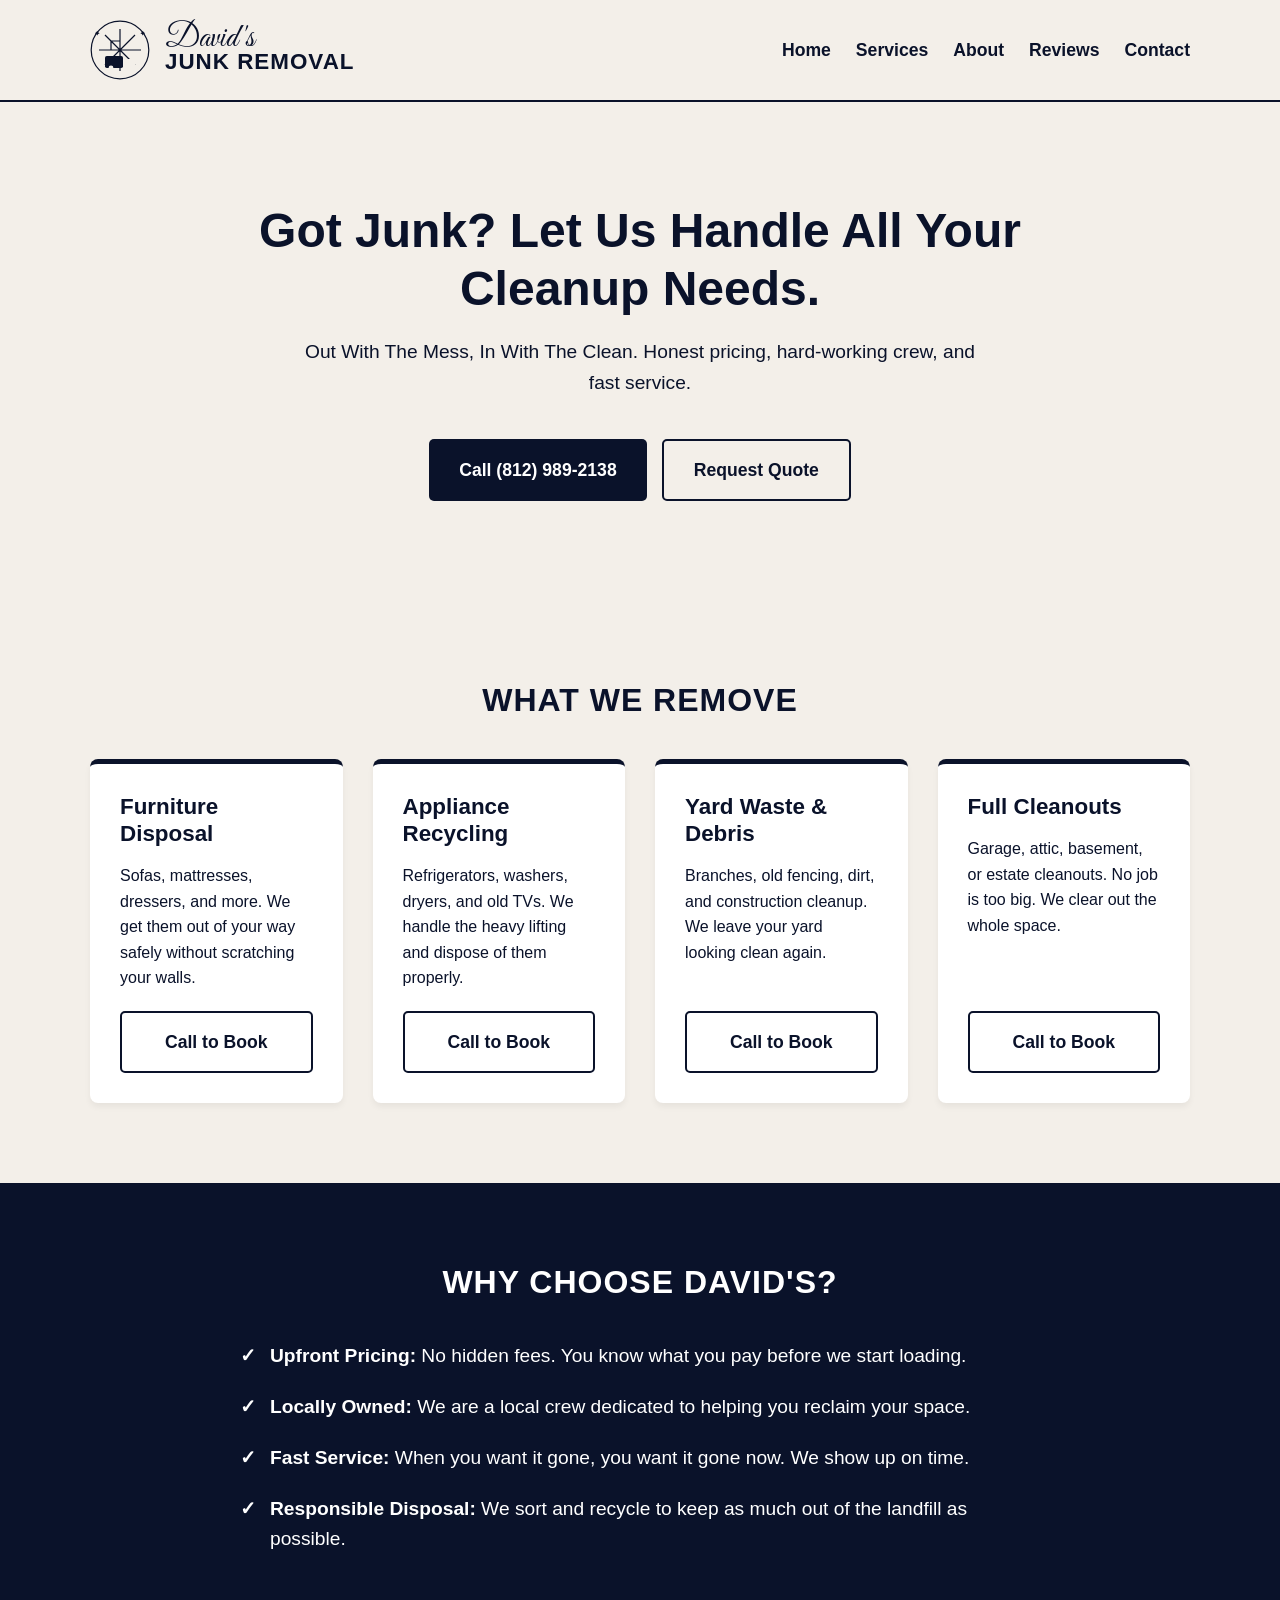
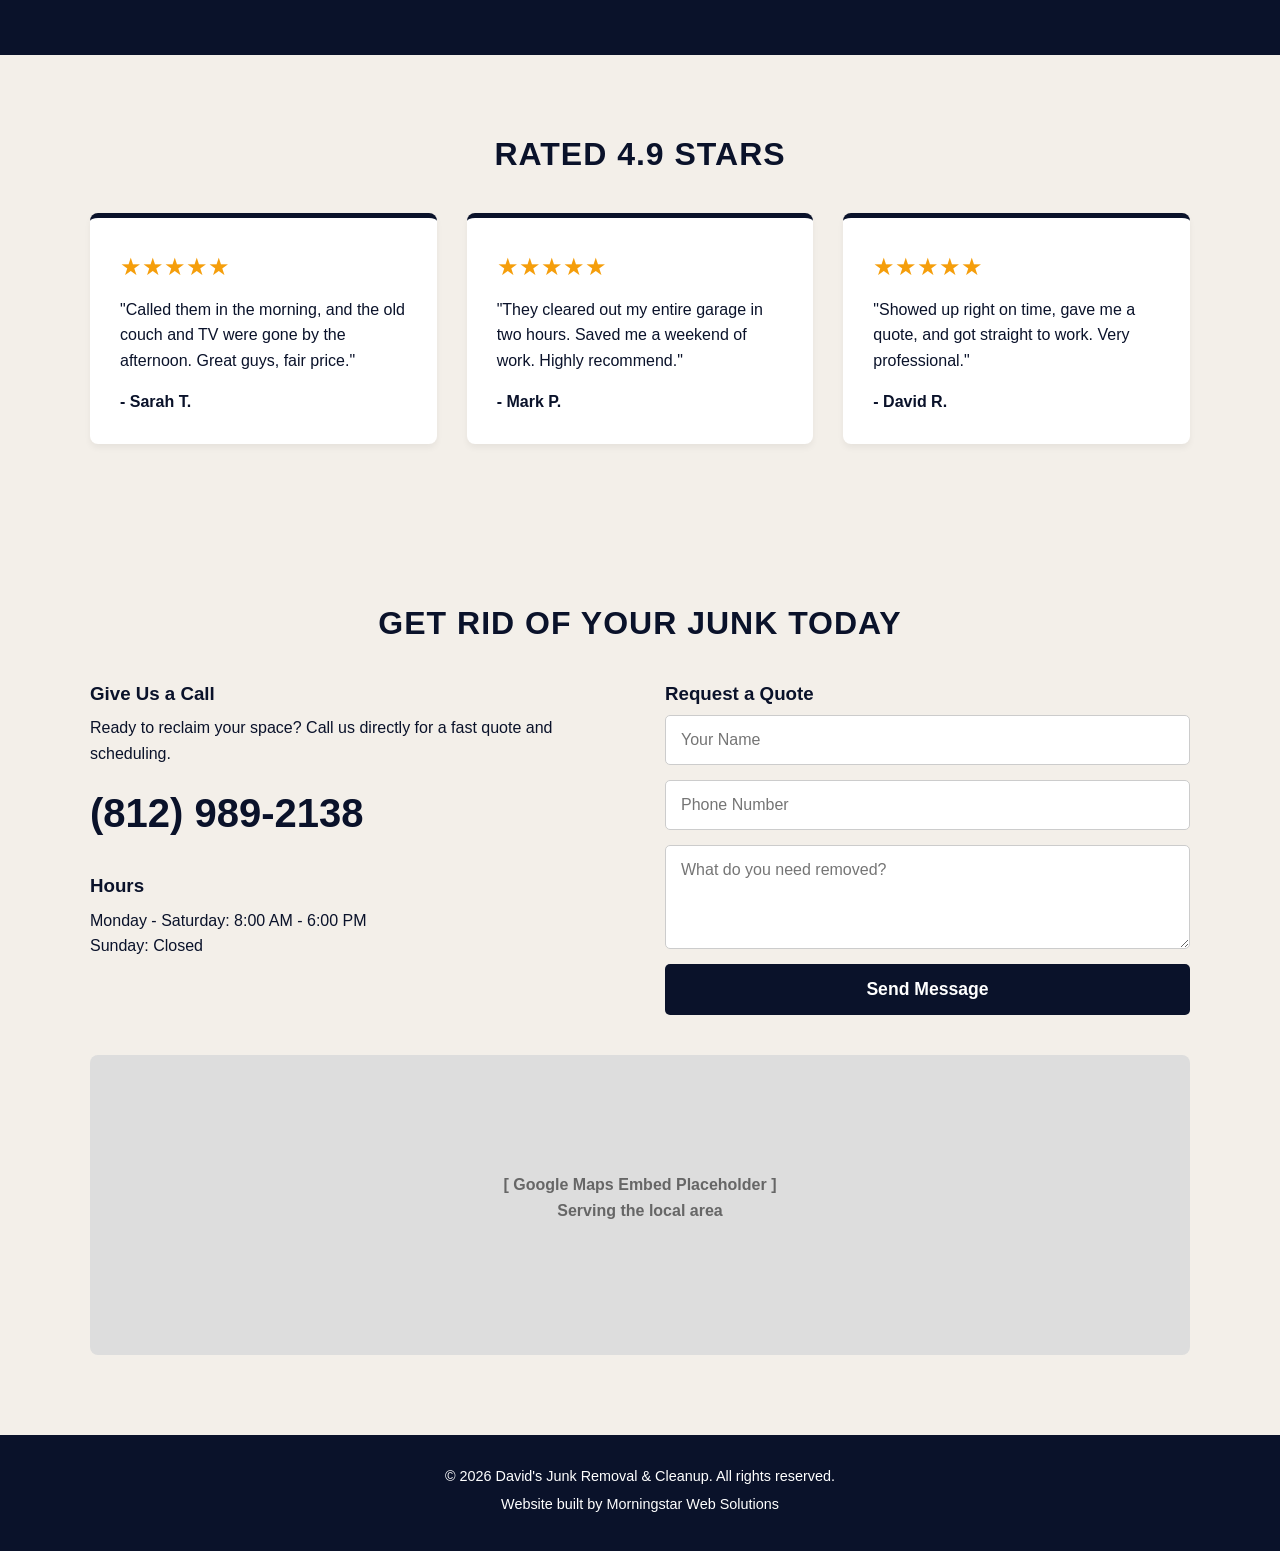
<file: David.html>
<!DOCTYPE html>
<html lang="en">
<head>
    <meta charset="UTF-8">
    <meta name="viewport" content="width=device-width, initial-scale=1.0">
    <title>David's Junk Removal | Local Junk Removal & Cleanup</title>
    <link href="https://fonts.googleapis.com/css2?family=Great+Vibes&display=swap" rel="stylesheet">
    <style>
        /* CSS Variables - Matching the cream and dark navy theme */
        :root {
            --bg-color: #F3EFE9; 
            --bg-dark: #0A122A; 
            --text-dark: #0A122A; 
            --text-light: #FFFFFF;
            --white: #FFFFFF;
            --accent-stars: #F59E0B;
            --font-main: -apple-system, BlinkMacSystemFont, "Segoe UI", Roboto, Helvetica, Arial, sans-serif;
            --font-logo: 'Great Vibes', cursive;
            --transition-speed: 0.3s;
        }

        /* Reset */
        * {
            margin: 0;
            padding: 0;
            box-sizing: border-box;
        }

        body {
            font-family: var(--font-main);
            background-color: var(--bg-color);
            color: var(--text-dark);
            line-height: 1.6;
            overflow-x: hidden;
        }

        .container {
            width: 90%;
            max-width: 1100px;
            margin: 0 auto;
        }

        a {
            text-decoration: none;
            color: inherit;
        }

        h1, h2, h3, h4 {
            font-weight: 800;
            line-height: 1.2;
            margin-bottom: 10px;
        }

        p {
            margin-bottom: 15px;
        }

        ul {
            list-style: none;
        }

        /* Buttons */
        .btn {
            display: inline-flex;
            align-items: center;
            justify-content: center;
            padding: 15px 30px;
            border-radius: 5px;
            font-size: 1.1rem;
            font-weight: bold;
            border: none;
            cursor: pointer;
            transition: background 0.3s ease;
            text-align: center;
        }

        .btn-primary {
            background-color: var(--text-dark);
            color: var(--text-light);
        }

        .btn-primary:hover {
            background-color: #000;
        }

        .btn-outline {
            background-color: transparent;
            color: var(--text-dark);
            border: 2px solid var(--text-dark);
        }

        .btn-outline:hover {
            background-color: var(--text-dark);
            color: var(--text-light);
        }

        .btn-block {
            display: block;
            width: 100%;
        }

        /* Header & Nav */
        header {
            background-color: var(--bg-color);
            padding: 20px 0;
            position: sticky;
            top: 0;
            z-index: 1000;
            border-bottom: 2px solid var(--text-dark);
        }

        .nav-container {
            display: flex;
            justify-content: space-between;
            align-items: center;
        }

        .logo-wrap {
            display: flex;
            align-items: center;
            gap: 15px;
        }

        .logo-svg {
            width: 60px;
            height: 60px;
            display: block;
        }

        .logo-text {
            display: flex;
            flex-direction: column;
        }

        .logo-david {
            font-family: var(--font-logo);
            font-size: 2rem;
            line-height: 0.8;
            margin-bottom: -2px;
            color: var(--text-dark);
        }

        .logo-name {
            font-size: 1.4rem;
            font-weight: 900;
            text-transform: uppercase;
            letter-spacing: 1px;
            line-height: 1;
        }

        .nav-links {
            display: flex;
            gap: 25px;
            align-items: center;
        }

        .nav-link {
            font-weight: bold;
            font-size: 1.1rem;
        }

        .nav-link:hover {
            text-decoration: underline;
        }

        .menu-toggle {
            display: none;
            background: none;
            border: none;
            cursor: pointer;
        }

        .menu-toggle .bar {
            display: block;
            width: 25px;
            height: 3px;
            background-color: var(--text-dark);
            margin: 5px auto;
            transition: all var(--transition-speed);
        }

        /* Layout Blocks */
        section {
            padding: 80px 0;
        }

        .section-title {
            text-align: center;
            font-size: 2rem;
            margin-bottom: 40px;
            text-transform: uppercase;
            letter-spacing: 1px;
        }

        .grid {
            display: grid;
            gap: 30px;
        }

        .grid-3 {
            grid-template-columns: repeat(auto-fit, minmax(250px, 1fr));
        }

        /* Hero Section */
        .hero {
            text-align: center;
            padding: 100px 0;
        }

        .hero h1 {
            font-size: 3rem;
            max-width: 900px;
            margin: 0 auto 20px auto;
        }

        .hero-tagline {
            font-size: 1.2rem;
            max-width: 700px;
            margin: 0 auto 40px auto;
        }

        .hero-cta {
            display: flex;
            justify-content: center;
            gap: 15px;
            flex-wrap: wrap;
        }

        /* Services Cards */
        .service-card {
            background-color: var(--white);
            padding: 30px;
            border-radius: 8px;
            box-shadow: 0 4px 6px rgba(0,0,0,0.05);
            border-top: 5px solid var(--text-dark);
            display: flex;
            flex-direction: column;
        }

        .service-title {
            font-size: 1.4rem;
            margin-bottom: 15px;
        }

        .service-description {
            margin-bottom: 20px;
            flex-grow: 1;
        }

        /* Why Choose Us - Dark Section */
        .why-us {
            background-color: var(--bg-dark);
            color: var(--text-light);
        }

        .why-us .section-title {
            color: var(--text-light);
        }

        .why-us-content {
            max-width: 800px;
            margin: 0 auto;
        }

        .why-us-list {
            margin-top: 20px;
        }

        .why-us-list li {
            font-size: 1.2rem;
            margin-bottom: 20px;
            padding-left: 30px;
            position: relative;
        }

        .why-us-list li::before {
            content: "✓";
            position: absolute;
            left: 0;
            font-weight: bold;
        }

        /* Reviews */
        .review-card {
            background-color: var(--white);
            padding: 30px;
            border-radius: 8px;
            box-shadow: 0 4px 6px rgba(0,0,0,0.05);
            border-top: 5px solid var(--text-dark);
        }

        .review-stars {
            color: var(--accent-stars);
            font-size: 1.5rem;
            margin-bottom: 10px;
            display: block;
        }

        .review-name {
            font-weight: bold;
            margin-top: 15px;
            display: block;
        }

        /* Contact Section */
        .contact-grid {
            display: grid;
            grid-template-columns: 1fr 1fr;
            gap: 50px;
            margin-bottom: 40px;
        }

        .huge-phone {
            display: block;
            font-size: 2.5rem;
            font-weight: 900;
            color: var(--text-dark);
            margin-bottom: 10px;
        }

        .hours-title {
            margin-top: 30px;
        }

        form {
            display: flex;
            flex-direction: column;
            gap: 15px;
        }

        input, textarea {
            width: 100%;
            padding: 15px;
            border: 1px solid #ccc;
            border-radius: 5px;
            font-family: inherit;
            font-size: 1rem;
        }

        .map-placeholder {
            background-color: #ddd;
            height: 300px;
            display: flex;
            align-items: center;
            justify-content: center;
            text-align: center;
            border-radius: 8px;
            color: #666;
            font-weight: bold;
        }

        /* Footer */
        footer {
            background-color: var(--bg-dark);
            color: var(--text-light);
            text-align: center;
            padding: 30px 0;
        }

        footer p {
            margin-bottom: 5px;
            font-size: 0.9rem;
        }

        /* Mobile Styles */
        @media (max-width: 768px) {
            .menu-toggle {
                display: block;
            }
            
            .nav-links {
                display: none; 
                position: absolute;
                top: 100%;
                left: 0;
                width: 100%;
                background-color: var(--bg-color);
                padding: 20px 0;
                border-bottom: 3px solid var(--text-dark);
                flex-direction: column;
            }
            
            .nav-links.active {
                display: flex;
            }
            
            .hero h1 {
                font-size: 2.2rem;
            }

            .contact-grid {
                grid-template-columns: 1fr;
            }

            .huge-phone {
                font-size: 2rem;
            }
        }
    </style>
</head>
<body>

    <header>
        <div class="container nav-container">
            <div class="logo-wrap">
                <svg class="logo-svg" viewBox="0 0 100 100" xmlns="http://www.w3.org/2000/svg">
                    <circle cx="50" cy="50" r="48" stroke="var(--text-dark)" stroke-width="2" fill="none"/>
                    <path d="M50 15V85M15 50H85M75 25L25 75M75 75L25 25M50 35H35V50M65 50H50V65" stroke="var(--text-dark)" stroke-width="2" fill="none"/>
                    <rect x="25" y="60" width="30" height="20" rx="3" fill="var(--text-dark)"/>
                    <rect x="55" y="65" width="20" height="15" rx="2" fill="var(--bg-color)"/>
                    <circle cx="35" cy="80" r="4" fill="var(--bg-color)"/>
                    <circle cx="65" cy="80" r="4" fill="var(--bg-color)"/>
                    <path d="M12 18l1.5 2.5 2.5 1.5-2.5 1.5-1.5 2.5-1.5-2.5-2.5-1.5 2.5-1.5zM88 18l1.5 2.5 2.5 1.5-2.5 1.5-1.5 2.5-1.5-2.5-2.5-1.5 2.5-1.5z" fill="var(--text-dark)"/>
                </svg>
                <div class="logo-text">
                    <span class="logo-david">David's</span>
                    <span class="logo-name">Junk Removal</span>
                </div>
            </div>
            
            <button class="menu-toggle" id="mobile-menu">
                <span class="bar"></span>
                <span class="bar"></span>
                <span class="bar"></span>
            </button>
            
            <nav class="nav-links" id="nav-content">
                <a href="#home" class="nav-link">Home</a>
                <a href="#services" class="nav-link">Services</a>
                <a href="#why-us" class="nav-link">About</a>
                <a href="#reviews" class="nav-link">Reviews</a>
                <a href="#contact" class="nav-link">Contact</a>
            </nav>
        </div>
    </header>

    <section id="home" class="hero">
        <div class="container">
            <h1>Got Junk? Let Us Handle All Your Cleanup Needs.</h1>
            <p class="hero-tagline">Out With The Mess, In With The Clean. Honest pricing, hard-working crew, and fast service.</p>
            <div class="hero-cta">
                <a href="tel:8129892138" class="btn btn-primary">Call (812) 989-2138</a>
                <a href="#contact" class="btn btn-outline">Request Quote</a>
            </div>
        </div>
    </section>

    <section id="services">
        <div class="container">
            <h2 class="section-title">What We Remove</h2>
            <div class="grid grid-3">
                <div class="service-card">
                    <h3 class="service-title">Furniture Disposal</h3>
                    <p class="service-description">Sofas, mattresses, dressers, and more. We get them out of your way safely without scratching your walls.</p>
                    <a href="tel:8129892138" class="btn btn-outline btn-block">Call to Book</a>
                </div>
                <div class="service-card">
                    <h3 class="service-title">Appliance Recycling</h3>
                    <p class="service-description">Refrigerators, washers, dryers, and old TVs. We handle the heavy lifting and dispose of them properly.</p>
                    <a href="tel:8129892138" class="btn btn-outline btn-block">Call to Book</a>
                </div>
                <div class="service-card">
                    <h3 class="service-title">Yard Waste & Debris</h3>
                    <p class="service-description">Branches, old fencing, dirt, and construction cleanup. We leave your yard looking clean again.</p>
                    <a href="tel:8129892138" class="btn btn-outline btn-block">Call to Book</a>
                </div>
                <div class="service-card">
                    <h3 class="service-title">Full Cleanouts</h3>
                    <p class="service-description">Garage, attic, basement, or estate cleanouts. No job is too big. We clear out the whole space.</p>
                    <a href="tel:8129892138" class="btn btn-outline btn-block">Call to Book</a>
                </div>
            </div>
        </div>
    </section>

    <section id="why-us" class="why-us">
        <div class="container">
            <h2 class="section-title">Why Choose David's?</h2>
            <div class="why-us-content">
                <ul class="why-us-list">
                    <li><strong>Upfront Pricing:</strong> No hidden fees. You know what you pay before we start loading.</li>
                    <li><strong>Locally Owned:</strong> We are a local crew dedicated to helping you reclaim your space.</li>
                    <li><strong>Fast Service:</strong> When you want it gone, you want it gone now. We show up on time.</li>
                    <li><strong>Responsible Disposal:</strong> We sort and recycle to keep as much out of the landfill as possible.</li>
                </ul>
            </div>
        </div>
    </section>

    <section id="reviews">
        <div class="container">
            <h2 class="section-title">Rated 4.9 Stars</h2>
            <div class="grid grid-3">
                <div class="review-card">
                    <span class="review-stars">★★★★★</span>
                    <p>"Called them in the morning, and the old couch and TV were gone by the afternoon. Great guys, fair price."</p>
                    <span class="review-name">- Sarah T.</span>
                </div>
                <div class="review-card">
                    <span class="review-stars">★★★★★</span>
                    <p>"They cleared out my entire garage in two hours. Saved me a weekend of work. Highly recommend."</p>
                    <span class="review-name">- Mark P.</span>
                </div>
                <div class="review-card">
                    <span class="review-stars">★★★★★</span>
                    <p>"Showed up right on time, gave me a quote, and got straight to work. Very professional."</p>
                    <span class="review-name">- David R.</span>
                </div>
            </div>
        </div>
    </section>

    <section id="contact">
        <div class="container">
            <h2 class="section-title">Get Rid of Your Junk Today</h2>
            <div class="contact-grid">
                <div class="contact-info">
                    <h3>Give Us a Call</h3>
                    <p>Ready to reclaim your space? Call us directly for a fast quote and scheduling.</p>
                    <a href="tel:8129892138" class="huge-phone">(812) 989-2138</a>
                    
                    <h3 class="hours-title">Hours</h3>
                    <p>Monday - Saturday: 8:00 AM - 6:00 PM<br>Sunday: Closed</p>
                </div>
                
                <div class="contact-form-container">
                    <h3>Request a Quote</h3>
                    <form id="contactForm">
                        <input type="text" id="name" required placeholder="Your Name">
                        <input type="tel" id="phone" required placeholder="Phone Number">
                        <textarea id="message" rows="4" required placeholder="What do you need removed?"></textarea>
                        <button type="submit" class="btn btn-primary btn-block">Send Message</button>
                    </form>
                </div>
            </div>
            
            <div class="map-placeholder">
                <p>[ Google Maps Embed Placeholder ]<br>Serving the local area</p>
            </div>
        </div>
    </section>

    <footer>
        <div class="container">
            <p>&copy; 2026 David's Junk Removal & Cleanup. All rights reserved.</p>
            <p>Website built by Morningstar Web Solutions</p>
        </div>
    </footer>

    <script>
        document.addEventListener('DOMContentLoaded', () => {
            const mobileMenuBtn = document.getElementById('mobile-menu');
            const navContent = document.getElementById('nav-content');
            
            if (mobileMenuBtn && navContent) {
                mobileMenuBtn.addEventListener('click', () => {
                    navContent.classList.toggle('active');
                });
                
                const navLinks = navContent.querySelectorAll('a');
                navLinks.forEach(link => {
                    link.addEventListener('click', () => {
                        navContent.classList.remove('active');
                    });
                });
            }
            
            const contactForm = document.getElementById('contactForm');
            if (contactForm) {
                contactForm.addEventListener('submit', (e) => {
                    e.preventDefault();
                    alert("Thanks for reaching out! We'll contact you shortly.");
                    contactForm.reset();
                });
            }
        });
    </script>
</body>
</html>
</file>
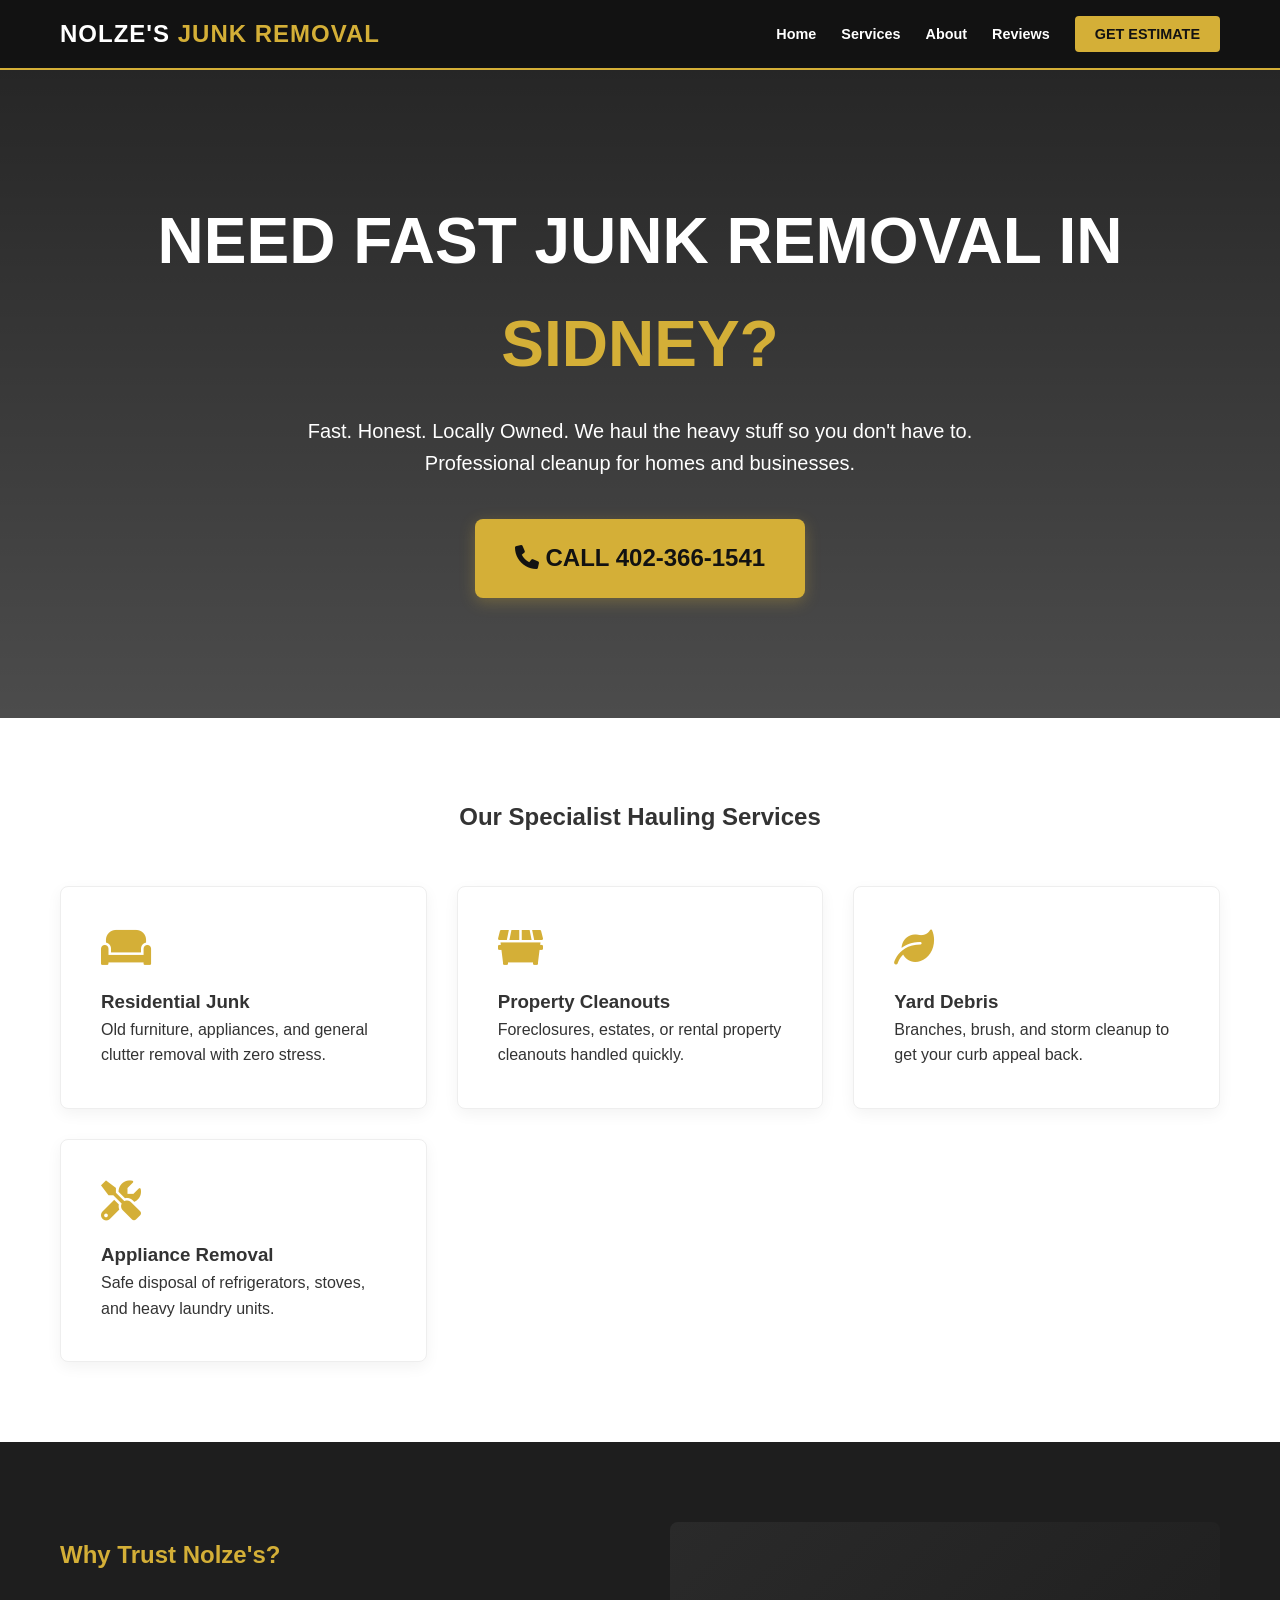
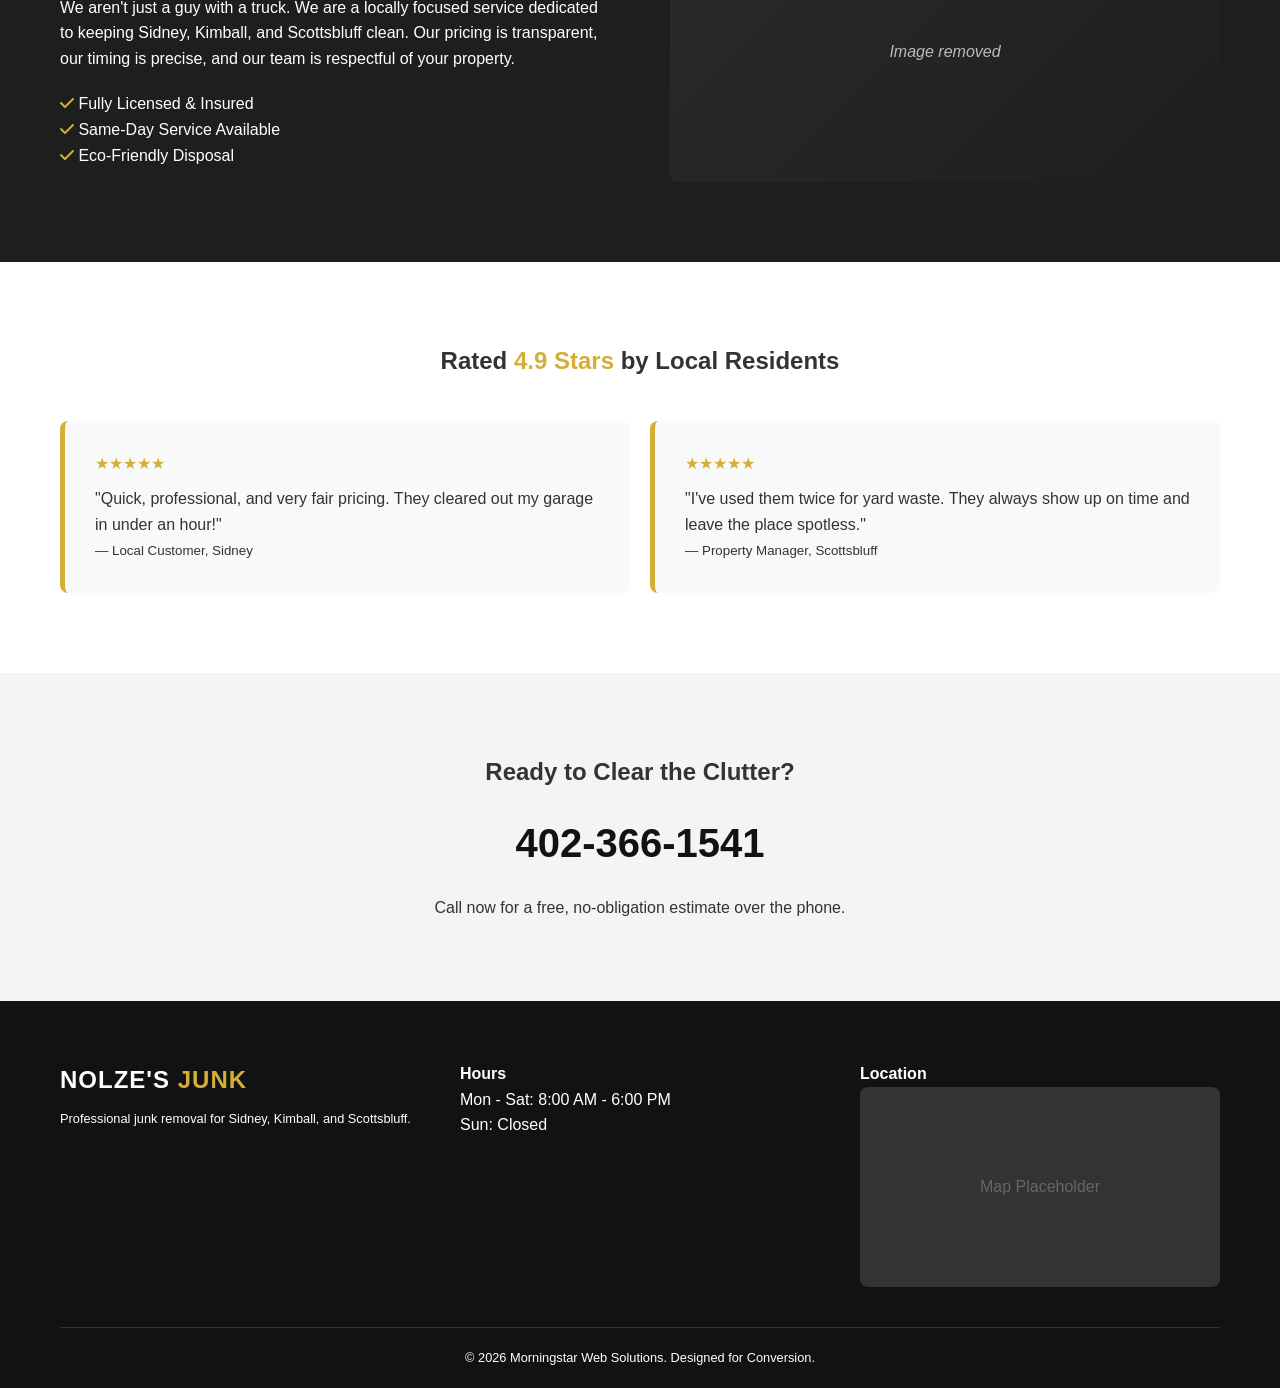
<file: doelz.html>
<!DOCTYPE html>
<html lang="en">

<head>
    <meta charset="UTF-8">
    <meta name="viewport" content="width=device-width, initial-scale=1.0">
    <title>Nolze's Junk Removal | Fast, Reliable, Local Service</title>
    <link rel="stylesheet" href="https://cdnjs.cloudflare.com/ajax/libs/font-awesome/6.0.0/css/all.min.css">
    <style>
        :root {
            --primary-gold: #D4AF37;
            --dark-accent: #121212;
            --dark-surface: #1E1E1E;
            --text-light: #F5F5F5;
            --text-dark: #333333;
            --white: #FFFFFF;
            --transition: all 0.3s ease;
        }

        * {
            box-sizing: border-box;
            margin: 0;
            padding: 0;
        }

        body {
            font-family: 'Segoe UI', Roboto, Helvetica, Arial, sans-serif;
            line-height: 1.6;
            color: var(--text-dark);
            background-color: var(--white);
            overflow-x: hidden;
        }

        /* Utility */
        .container {
            max-width: 1200px;
            margin: 0 auto;
            padding: 0 20px;
        }

        .section-padding {
            padding: 80px 0;
        }

        .text-center {
            text-align: center;
        }

        .gold-text {
            color: var(--primary-gold);
        }

        /* Navigation */
        nav {
            background: var(--dark-accent);
            padding: 15px 0;
            position: sticky;
            top: 0;
            z-index: 1000;
            border-bottom: 2px solid var(--primary-gold);
        }

        .nav-content {
            display: flex;
            justify-content: space-between;
            align-items: center;
        }

        .brand {
            font-size: 1.5rem;
            font-weight: 800;
            color: var(--white);
            text-transform: uppercase;
            letter-spacing: 1px;
        }

        .brand span {
            color: var(--primary-gold);
        }

        .nav-links {
            display: flex;
            gap: 25px;
            list-style: none;
        }

        .nav-links a {
            color: var(--white);
            text-decoration: none;
            font-weight: 600;
            font-size: 0.9rem;
            transition: var(--transition);
        }

        .nav-links a:hover {
            color: var(--primary-gold);
        }

        .nav-cta {
            background: var(--primary-gold);
            color: var(--dark-accent) !important;
            padding: 10px 20px;
            border-radius: 4px;
            font-weight: 800 !important;
        }

        /* Hero Section */
        .hero {
            /* removed background image per request */
            background: linear-gradient(rgba(0, 0, 0, 0.85), rgba(0, 0, 0, 0.7));
            color: var(--white);
            padding: 120px 0;
            text-align: center;
        }

        .hero h1 {
            font-size: clamp(2.5rem, 6vw, 4rem);
            margin-bottom: 20px;
            text-transform: uppercase;
        }

        .hero p {
            font-size: 1.25rem;
            margin-bottom: 40px;
            max-width: 700px;
            margin-left: auto;
            margin-right: auto;
        }

        .btn-large {
            display: inline-block;
            background: var(--primary-gold);
            color: var(--dark-accent);
            padding: 20px 40px;
            text-decoration: none;
            font-size: 1.5rem;
            font-weight: 800;
            border-radius: 8px;
            box-shadow: 0 4px 15px rgba(212, 175, 55, 0.3);
            transition: var(--transition);
        }

        .btn-large:hover {
            transform: translateY(-3px);
            box-shadow: 0 6px 20px rgba(212, 175, 55, 0.5);
        }

        /* Services Grid */
        .services-grid {
            display: grid;
            grid-template-columns: repeat(auto-fit, minmax(280px, 1fr));
            gap: 30px;
            margin-top: 50px;
        }

        .service-card {
            background: var(--white);
            padding: 40px;
            border-radius: 8px;
            border: 1px solid #eee;
            transition: var(--transition);
            box-shadow: 0 5px 15px rgba(0, 0, 0, 0.05);
        }

        .service-card:hover {
            border-color: var(--primary-gold);
            transform: translateY(-5px);
        }

        .service-card i {
            font-size: 2.5rem;
            color: var(--primary-gold);
            margin-bottom: 20px;
        }

        /* About / Trust */
        .trust-section {
            background: var(--dark-surface);
            color: var(--white);
        }

        .trust-grid {
            display: grid;
            grid-template-columns: 1fr 1fr;
            gap: 60px;
            align-items: center;
        }

        /* Reviews */
        .reviews-container {
            display: grid;
            grid-template-columns: repeat(auto-fit, minmax(300px, 1fr));
            gap: 20px;
        }

        .review-card {
            background: #f9f9f9;
            padding: 30px;
            border-radius: 8px;
            border-left: 5px solid var(--primary-gold);
        }

        /* Footer */
        footer {
            background: var(--dark-accent);
            color: var(--white);
            padding: 60px 0 20px;
        }

        .footer-grid {
            display: grid;
            grid-template-columns: repeat(auto-fit, minmax(200px, 1fr));
            gap: 40px;
            margin-bottom: 40px;
        }

        .map-placeholder {
            width: 100%;
            height: 200px;
            background: #333;
            border-radius: 8px;
            display: flex;
            align-items: center;
            justify-content: center;
            color: #666;
        }

        .image-removed {
            width: 100%;
            height: 260px;
            background: linear-gradient(135deg, #2a2a2a, #1e1e1e);
            border-radius: 8px;
            display: flex;
            align-items: center;
            justify-content: center;
            color: #bbb;
            font-style: italic;
        }

        /* Hamburger Menu (Mobile) */
        .menu-toggle {
            display: none;
            flex-direction: column;
            gap: 5px;
            cursor: pointer;
        }

        .menu-toggle span {
            width: 25px;
            height: 3px;
            background: var(--white);
        }

        @media (max-width: 768px) {
            .nav-links {
                display: none;
            }

            .menu-toggle {
                display: flex;
            }

            .trust-grid {
                grid-template-columns: 1fr;
            }

            .hero {
                padding: 80px 0;
            }
        }
    </style>
</head>

<body>

    <nav>
        <div class="container nav-content">
            <div class="brand">NOLZE'S <span>JUNK REMOVAL</span></div>
            <ul class="nav-links">
                <li><a href="#home">Home</a></li>
                <li><a href="#services">Services</a></li>
                <li><a href="#about">About</a></li>
                <li><a href="#reviews">Reviews</a></li>
                <li><a href="#contact" class="nav-cta">GET ESTIMATE</a></li>
            </ul>
            <div class="menu-toggle" id="mobile-menu">
                <span></span><span></span><span></span>
            </div>
        </div>
    </nav>

    <section id="home" class="hero">
        <div class="container">
            <h1>Need Fast Junk Removal in <span class="gold-text">Sidney?</span></h1>
            <p>Fast. Honest. Locally Owned. We haul the heavy stuff so you don't have to. Professional cleanup for homes
                and businesses.</p>
            <a href="tel:4023661541" class="btn-large"><i class="fas fa-phone"></i> CALL 402-366-1541</a>
        </div>
    </section>

    <section id="services" class="section-padding">
        <div class="container">
            <h2 class="text-center">Our Specialist Hauling Services</h2>
            <div class="services-grid">
                <div class="service-card">
                    <i class="fas fa-couch"></i>
                    <h3>Residential Junk</h3>
                    <p>Old furniture, appliances, and general clutter removal with zero stress.</p>
                </div>
                <div class="service-card">
                    <i class="fas fa-dumpster"></i>
                    <h3>Property Cleanouts</h3>
                    <p>Foreclosures, estates, or rental property cleanouts handled quickly.</p>
                </div>
                <div class="service-card">
                    <i class="fas fa-leaf"></i>
                    <h3>Yard Debris</h3>
                    <p>Branches, brush, and storm cleanup to get your curb appeal back.</p>
                </div>
                <div class="service-card">
                    <i class="fas fa-tools"></i>
                    <h3>Appliance Removal</h3>
                    <p>Safe disposal of refrigerators, stoves, and heavy laundry units.</p>
                </div>
            </div>
        </div>
    </section>

    <section id="about" class="section-padding trust-section">
        <div class="container trust-grid">
            <div>
                <h2 class="gold-text">Why Trust Nolze's?</h2>
                <p style="margin: 20px 0;">We aren't just a guy with a truck. We are a locally focused service dedicated
                    to keeping Sidney, Kimball, and Scottsbluff clean. Our pricing is transparent, our timing is
                    precise, and our team is respectful of your property.</p>
                <ul style="list-style: none;">
                    <li><i class="fas fa-check gold-text"></i> Fully Licensed & Insured</li>
                    <li><i class="fas fa-check gold-text"></i> Same-Day Service Available</li>
                    <li><i class="fas fa-check gold-text"></i> Eco-Friendly Disposal</li>
                </ul>
            </div>
            <div>
                <div class="image-removed" aria-hidden="true">Image removed</div>
            </div>
        </div>
    </section>

    <section id="reviews" class="section-padding">
        <div class="container">
            <h2 class="text-center">Rated <span class="gold-text">4.9 Stars</span> by Local Residents</h2>
            <div class="reviews-container" style="margin-top: 40px;">
                <div class="review-card">
                    <div class="gold-text" style="margin-bottom: 10px;">★★★★★</div>
                    <p>"Quick, professional, and very fair pricing. They cleared out my garage in under an hour!"</p>
                    <small>— Local Customer, Sidney</small>
                </div>
                <div class="review-card">
                    <div class="gold-text" style="margin-bottom: 10px;">★★★★★</div>
                    <p>"I've used them twice for yard waste. They always show up on time and leave the place spotless."
                    </p>
                    <small>— Property Manager, Scottsbluff</small>
                </div>
            </div>
        </div>
    </section>

    <section id="contact" class="section-padding" style="background: #f4f4f4;">
        <div class="container">
            <div class="text-center">
                <h2>Ready to Clear the Clutter?</h2>
                <p style="font-size: 2.5rem; font-weight: 800; margin: 20px 0;">
                    <a href="tel:4023661541" style="color: var(--dark-accent); text-decoration: none;">402-366-1541</a>
                </p>
                <p>Call now for a free, no-obligation estimate over the phone.</p>
            </div>
        </div>
    </section>

    <footer>
        <div class="container">
            <div class="footer-grid">
                <div>
                    <div class="brand">NOLZE'S <span>JUNK</span></div>
                    <p style="margin-top: 10px; font-size: 0.8rem;">Professional junk removal for Sidney, Kimball, and
                        Scottsbluff.</p>
                </div>
                <div>
                    <h4>Hours</h4>
                    <p>Mon - Sat: 8:00 AM - 6:00 PM</p>
                    <p>Sun: Closed</p>
                </div>
                <div>
                    <h4>Location</h4>
                    <div class="map-placeholder">Map Placeholder</div>
                </div>
            </div>
            <div class="text-center" style="border-top: 1px solid #333; padding-top: 20px; font-size: 0.8rem;">
                &copy; 2026 Morningstar Web Solutions. Designed for Conversion.
            </div>
        </div>
        </section>

        <script>
            // Mobile Menu Toggle
            const menuToggle = document.getElementById('mobile-menu');
            const navLinks = document.querySelector('.nav-links');

            menuToggle.addEventListener('click', () => {
                navLinks.style.display = navLinks.style.display === 'flex' ? 'none' : 'flex';
                navLinks.style.flexDirection = 'column';
                navLinks.style.position = 'absolute';
                navLinks.style.top = '70px';
                navLinks.style.left = '0';
                navLinks.style.width = '100%';
                navLinks.style.background = '#121212';
                navLinks.style.padding = '20px';
            });

            // Smooth Scroll
            document.querySelectorAll('a[href^="#"]').forEach(anchor => {
                anchor.addEventListener('click', function (e) {
                    e.preventDefault();
                    document.querySelector(this.getAttribute('href')).scrollIntoView({
                        behavior: 'smooth'
                    });
                });
            });
        </script>
</body>

</html>
</file>
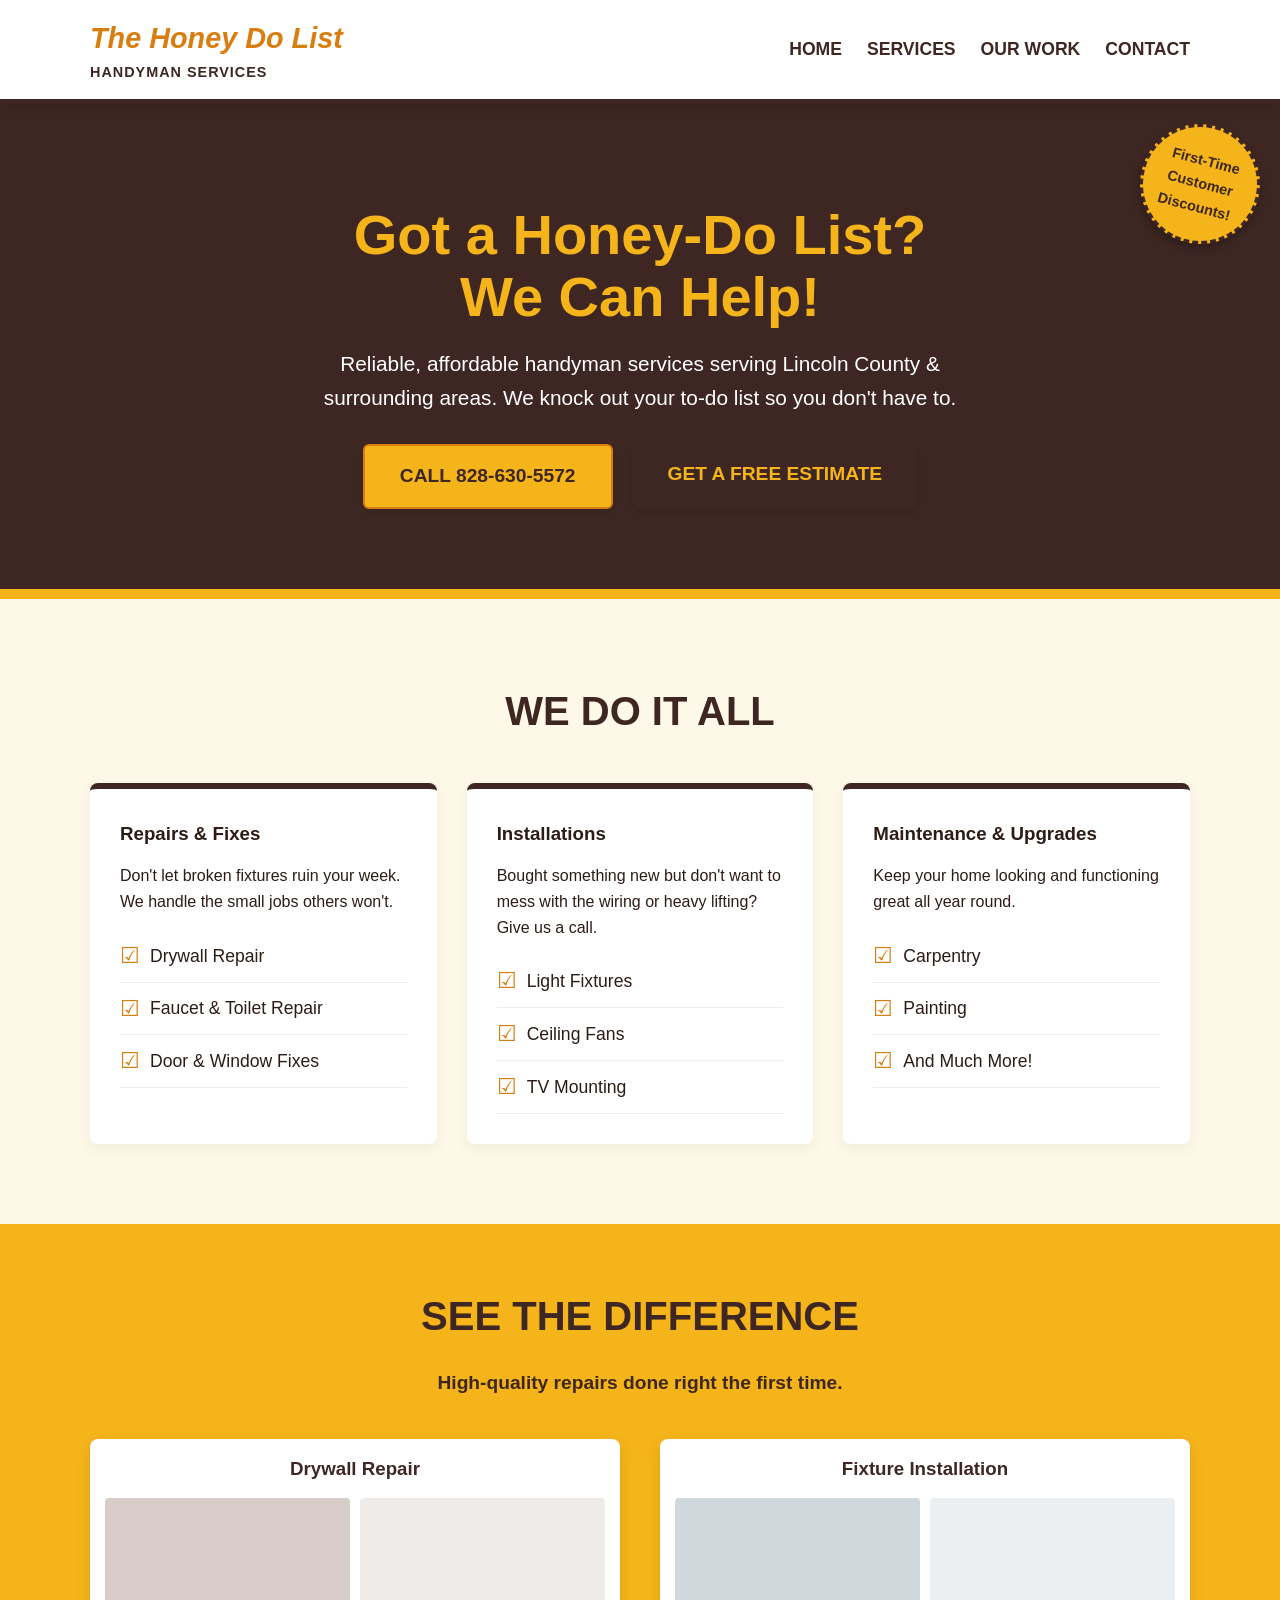
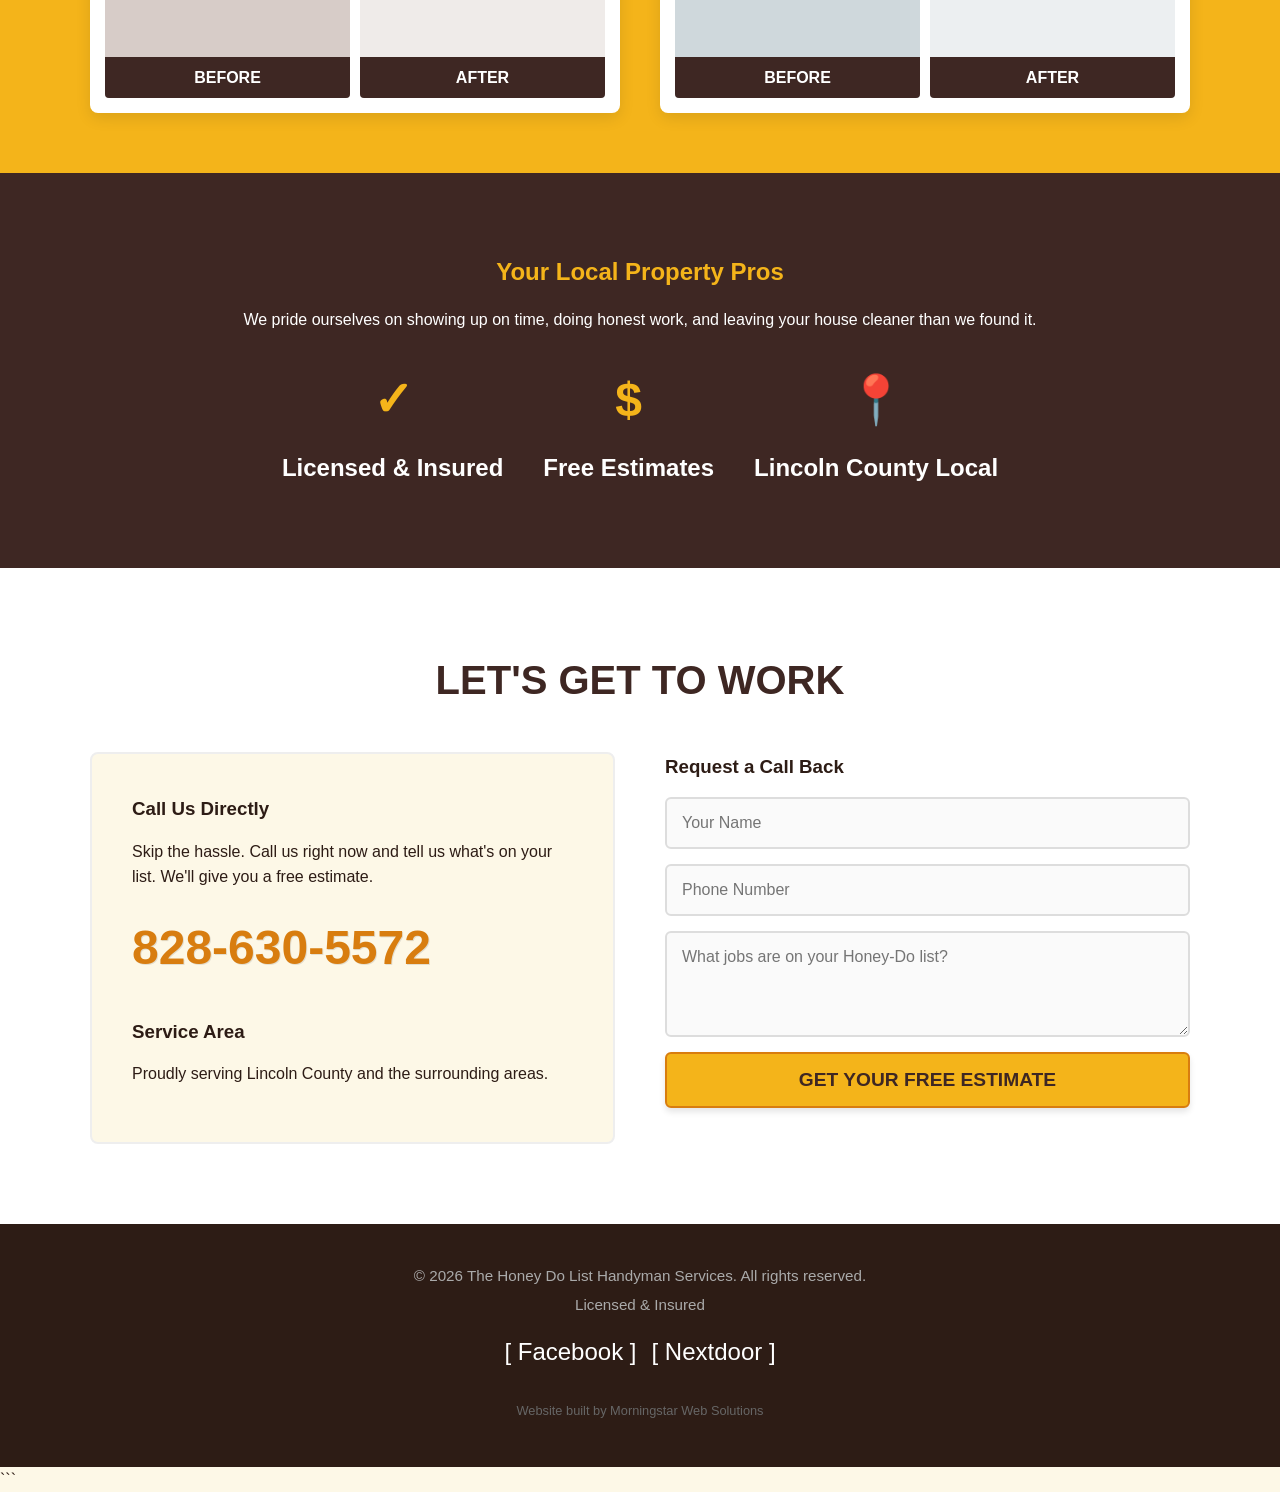
<file: honeydo.html>
<!DOCTYPE html>
<html lang="en">
<head>
    <meta charset="UTF-8">
    <meta name="viewport" content="width=device-width, initial-scale=1.0">
    <title>The Honey Do List | Handyman Services</title>
    <style>
        /* Base Variables - Derived from the flyer's branding */
        :root {
            --bg-light: #FDF8E7; /* Light cream/yellow background */
            --bg-dark: #3E2723; /* Dark brown from the flyer text areas */
            --accent-gold: #F4B41A; /* Golden yellow */
            --accent-orange: #D87D0F; /* Darker orange for gradients/hover */
            --text-dark: #2D1C15; 
            --white: #FFFFFF;
            --font-main: -apple-system, BlinkMacSystemFont, "Segoe UI", Roboto, Helvetica, Arial, sans-serif;
        }

        * {
            margin: 0;
            padding: 0;
            box-sizing: border-box;
        }

        body {
            font-family: var(--font-main);
            background-color: var(--bg-light);
            color: var(--text-dark);
            line-height: 1.6;
        }

        .container {
            width: 90%;
            max-width: 1100px;
            margin: 0 auto;
        }

        /* Typography */
        h1, h2, h3 {
            margin-bottom: 15px;
            font-weight: 800;
        }

        p {
            margin-bottom: 15px;
        }

        .section-title {
            text-align: center;
            font-size: 2.5rem;
            margin-bottom: 40px;
            color: var(--bg-dark);
            text-transform: uppercase;
        }

        /* Highlight Text */
        .highlight {
            color: var(--accent-orange);
        }

        /* Buttons */
        .btn {
            display: inline-block;
            padding: 15px 35px;
            text-decoration: none;
            font-weight: 900;
            border-radius: 6px;
            text-align: center;
            cursor: pointer;
            transition: all 0.3s ease;
            border: none;
            font-size: 1.2rem;
            text-transform: uppercase;
            box-shadow: 0 4px 6px rgba(0,0,0,0.1);
        }

        .btn-primary {
            background-color: var(--accent-gold);
            color: var(--bg-dark);
            border: 2px solid var(--accent-orange);
        }

        .btn-primary:hover {
            background-color: var(--accent-orange);
            color: var(--white);
        }

        .btn-dark {
            background-color: var(--bg-dark);
            color: var(--accent-gold);
        }

        .btn-dark:hover {
            background-color: #2a1a17;
        }

        .btn-block {
            display: block;
            width: 100%;
        }

        /* Header & Nav */
        header {
            background-color: var(--white);
            padding: 15px 0;
            border-bottom: 5px solid var(--bg-dark);
            position: sticky;
            top: 0;
            z-index: 100;
            box-shadow: 0 2px 10px rgba(0,0,0,0.1);
        }

        .nav-container {
            display: flex;
            justify-content: space-between;
            align-items: center;
        }

        .logo {
            display: flex;
            flex-direction: column;
        }

        .logo h1 {
            font-size: 1.8rem;
            margin-bottom: 0;
            color: var(--accent-orange);
            font-style: italic;
        }

        .logo span {
            font-size: 0.9rem;
            font-weight: bold;
            color: var(--bg-dark);
            text-transform: uppercase;
            letter-spacing: 1px;
        }

        nav ul {
            list-style: none;
            display: flex;
            gap: 25px;
        }

        nav a {
            text-decoration: none;
            color: var(--bg-dark);
            font-weight: 800;
            font-size: 1.1rem;
            text-transform: uppercase;
        }

        nav a:hover {
            color: var(--accent-orange);
        }

        .menu-toggle {
            display: none;
            background: none;
            border: none;
            cursor: pointer;
        }

        .menu-toggle .bar {
            display: block;
            width: 30px;
            height: 4px;
            background-color: var(--bg-dark);
            margin: 6px auto;
            transition: all 0.3s ease;
            border-radius: 2px;
        }

        /* Layout Blocks */
        section {
            padding: 80px 0;
        }

        /* Hero Section */
        .hero {
            background-color: var(--bg-dark);
            color: var(--white);
            text-align: center;
            padding: 100px 0 80px;
            position: relative;
            border-bottom: 10px solid var(--accent-gold);
        }

        .badge {
            position: absolute;
            top: 20px;
            right: 20px;
            background-color: var(--accent-gold);
            color: var(--bg-dark);
            padding: 15px;
            font-weight: 900;
            border-radius: 50%;
            width: 120px;
            height: 120px;
            display: flex;
            align-items: center;
            justify-content: center;
            text-align: center;
            transform: rotate(15deg);
            box-shadow: 0 4px 10px rgba(0,0,0,0.3);
            border: 3px dashed var(--bg-dark);
            font-size: 0.9rem;
        }

        .hero h2 {
            font-size: 3.5rem;
            line-height: 1.1;
            margin-bottom: 20px;
            color: var(--accent-gold);
        }

        .hero p {
            font-size: 1.3rem;
            max-width: 700px;
            margin: 0 auto 30px auto;
            font-weight: 500;
        }

        .hero-buttons {
            display: flex;
            justify-content: center;
            gap: 20px;
            flex-wrap: wrap;
        }

        /* Services Section */
        .services {
            background-color: var(--bg-light);
        }

        .grid {
            display: grid;
            grid-template-columns: repeat(auto-fit, minmax(300px, 1fr));
            gap: 30px;
        }

        .service-card {
            background: var(--white);
            padding: 30px;
            border-radius: 8px;
            border-top: 6px solid var(--bg-dark);
            box-shadow: 0 5px 15px rgba(0,0,0,0.05);
        }

        .service-list {
            list-style: none;
            margin-top: 15px;
        }

        .service-list li {
            font-size: 1.1rem;
            padding: 8px 0;
            border-bottom: 1px solid #eee;
            display: flex;
            align-items: center;
        }

        .service-list li::before {
            content: "☑";
            color: var(--accent-orange);
            font-size: 1.4rem;
            margin-right: 10px;
        }

        /* Proof Section (Before/After) */
        .proof {
            background-color: var(--accent-gold);
            padding: 60px 0;
        }

        .proof .section-title {
            color: var(--bg-dark);
            margin-bottom: 20px;
        }

        .proof-subtitle {
            text-align: center;
            font-size: 1.2rem;
            font-weight: bold;
            color: var(--bg-dark);
            margin-bottom: 40px;
        }

        .ba-grid {
            display: grid;
            grid-template-columns: 1fr 1fr;
            gap: 40px;
        }

        .ba-box {
            background: var(--white);
            padding: 15px;
            border-radius: 8px;
            box-shadow: 0 5px 15px rgba(0,0,0,0.1);
        }

        .ba-box h3 {
            text-align: center;
            color: var(--bg-dark);
        }

        .ba-images {
            display: flex;
            gap: 10px;
        }

        .ba-img-placeholder {
            flex: 1;
            background-color: #ddd;
            height: 200px;
            display: flex;
            flex-direction: column;
            justify-content: flex-end;
            align-items: center;
            border-radius: 4px;
            position: relative;
        }

        .ba-label {
            background: var(--bg-dark);
            color: var(--white);
            width: 100%;
            text-align: center;
            padding: 8px;
            font-weight: bold;
            border-bottom-left-radius: 4px;
            border-bottom-right-radius: 4px;
        }

        /* About / Trust Section */
        .trust {
            background-color: var(--bg-dark);
            color: var(--white);
            text-align: center;
        }

        .trust h2 {
            color: var(--accent-gold);
        }

        .trust-badges {
            display: flex;
            justify-content: center;
            gap: 40px;
            margin-top: 30px;
            flex-wrap: wrap;
        }

        .trust-badge {
            font-size: 1.5rem;
            font-weight: 900;
            display: flex;
            flex-direction: column;
            align-items: center;
        }

        .trust-badge span {
            color: var(--accent-gold);
            font-size: 3rem;
            margin-bottom: 10px;
        }

        /* Contact Section */
        .contact {
            background-color: var(--white);
        }

        .contact-grid {
            display: grid;
            grid-template-columns: 1fr 1fr;
            gap: 50px;
        }

        .contact-info {
            background: var(--bg-light);
            padding: 40px;
            border-radius: 8px;
            border: 2px solid #eee;
        }

        .big-phone {
            display: block;
            font-size: 3rem;
            font-weight: 900;
            color: var(--accent-orange);
            text-decoration: none;
            margin: 20px 0;
            text-shadow: 1px 1px 0px rgba(0,0,0,0.1);
        }

        .big-phone:hover {
            color: var(--bg-dark);
        }

        form {
            display: flex;
            flex-direction: column;
            gap: 15px;
        }

        input, textarea {
            width: 100%;
            padding: 15px;
            border: 2px solid #ddd;
            border-radius: 6px;
            font-family: inherit;
            font-size: 1rem;
            background-color: #fafafa;
        }

        input:focus, textarea:focus {
            outline: none;
            border-color: var(--accent-orange);
        }

        /* Footer */
        footer {
            background-color: #2D1C15;
            color: #aaa;
            text-align: center;
            padding: 40px 0;
        }

        footer p {
            margin-bottom: 5px;
            font-size: 0.95rem;
        }

        .social-icons {
            margin-top: 15px;
            font-size: 1.5rem;
            color: var(--white);
            display: flex;
            justify-content: center;
            gap: 15px;
        }

        /* Mobile Responsiveness */
        @media (max-width: 900px) {
            .ba-grid {
                grid-template-columns: 1fr;
            }
        }

        @media (max-width: 768px) {
            .menu-toggle {
                display: block;
            }

            nav {
                display: none;
                position: absolute;
                top: 100%;
                left: 0;
                width: 100%;
                background-color: var(--white);
                border-bottom: 5px solid var(--bg-dark);
                padding: 20px 0;
                box-shadow: 0 10px 10px rgba(0,0,0,0.1);
            }

            nav.active {
                display: block;
            }

            nav ul {
                flex-direction: column;
                align-items: center;
            }

            .hero h2 {
                font-size: 2.5rem;
            }

            .badge {
                position: relative;
                top: 0;
                right: 0;
                margin: 0 auto 30px auto;
                transform: none;
            }

            .contact-grid {
                grid-template-columns: 1fr;
            }

            .big-phone {
                font-size: 2.2rem;
            }
        }
    </style>
</head>
<body>

    <header>
        <div class="container nav-container">
            <div class="logo">
                <h1>The Honey Do List</h1>
                <span>Handyman Services</span>
            </div>
            <button class="menu-toggle" id="mobile-menu" aria-label="Toggle Menu">
                <span class="bar"></span>
                <span class="bar"></span>
                <span class="bar"></span>
            </button>
            <nav id="nav-links">
                <ul>
                    <li><a href="#home">Home</a></li>
                    <li><a href="#services">Services</a></li>
                    <li><a href="#work">Our Work</a></li>
                    <li><a href="#contact">Contact</a></li>
                </ul>
            </nav>
        </div>
    </header>

    <section id="home" class="hero">
        <div class="container">
            <div class="badge">First-Time<br>Customer<br>Discounts!</div>
            <h2>Got a Honey-Do List?<br>We Can Help!</h2>
            <p>Reliable, affordable handyman services serving Lincoln County & surrounding areas. We knock out your to-do list so you don't have to.</p>
            <div class="hero-buttons">
                <a href="tel:8286305572" class="btn btn-primary">Call 828-630-5572</a>
                <a href="#contact" class="btn btn-dark">Get a Free Estimate</a>
            </div>
        </div>
    </section>

    <section id="services" class="services">
        <div class="container">
            <h2 class="section-title">We Do It All</h2>
            <div class="grid">
                <div class="service-card">
                    <h3>Repairs & Fixes</h3>
                    <p>Don't let broken fixtures ruin your week. We handle the small jobs others won't.</p>
                    <ul class="service-list">
                        <li>Drywall Repair</li>
                        <li>Faucet & Toilet Repair</li>
                        <li>Door & Window Fixes</li>
                    </ul>
                </div>
                <div class="service-card">
                    <h3>Installations</h3>
                    <p>Bought something new but don't want to mess with the wiring or heavy lifting? Give us a call.</p>
                    <ul class="service-list">
                        <li>Light Fixtures</li>
                        <li>Ceiling Fans</li>
                        <li>TV Mounting</li>
                    </ul>
                </div>
                <div class="service-card">
                    <h3>Maintenance & Upgrades</h3>
                    <p>Keep your home looking and functioning great all year round.</p>
                    <ul class="service-list">
                        <li>Carpentry</li>
                        <li>Painting</li>
                        <li>And Much More!</li>
                    </ul>
                </div>
            </div>
        </div>
    </section>

    <section id="work" class="proof">
        <div class="container">
            <h2 class="section-title">See the Difference</h2>
            <p class="proof-subtitle">High-quality repairs done right the first time.</p>
            
            <div class="ba-grid">
                <div class="ba-box">
                    <h3>Drywall Repair</h3>
                    <div class="ba-images">
                        <div class="ba-img-placeholder" style="background-color: #d7ccc8;">
                            <div class="ba-label">BEFORE</div>
                        </div>
                        <div class="ba-img-placeholder" style="background-color: #efebe9;">
                            <div class="ba-label">AFTER</div>
                        </div>
                    </div>
                </div>
                <div class="ba-box">
                    <h3>Fixture Installation</h3>
                    <div class="ba-images">
                        <div class="ba-img-placeholder" style="background-color: #cfd8dc;">
                            <div class="ba-label">BEFORE</div>
                        </div>
                        <div class="ba-img-placeholder" style="background-color: #eceff1;">
                            <div class="ba-label">AFTER</div>
                        </div>
                    </div>
                </div>
            </div>
        </div>
    </section>

    <section class="trust">
        <div class="container">
            <h2>Your Local Property Pros</h2>
            <p>We pride ourselves on showing up on time, doing honest work, and leaving your house cleaner than we found it.</p>
            <div class="trust-badges">
                <div class="trust-badge">
                    <span>✓</span>
                    Licensed & Insured
                </div>
                <div class="trust-badge">
                    <span>$</span>
                    Free Estimates
                </div>
                <div class="trust-badge">
                    <span>📍</span>
                    Lincoln County Local
                </div>
            </div>
        </div>
    </section>

    <section id="contact" class="contact">
        <div class="container">
            <h2 class="section-title">Let's Get to Work</h2>
            <div class="contact-grid">
                <div class="contact-info">
                    <h3>Call Us Directly</h3>
                    <p>Skip the hassle. Call us right now and tell us what's on your list. We'll give you a free estimate.</p>
                    <a href="tel:8286305572" class="big-phone">828-630-5572</a>
                    
                    <h3 style="margin-top: 30px;">Service Area</h3>
                    <p>Proudly serving Lincoln County and the surrounding areas.</p>
                </div>
                
                <div class="contact-form-container">
                    <h3>Request a Call Back</h3>
                    <form id="contact-form">
                        <input type="text" id="name" placeholder="Your Name" required>
                        <input type="tel" id="phone" placeholder="Phone Number" required>
                        <textarea id="message" rows="4" placeholder="What jobs are on your Honey-Do list?" required></textarea>
                        <button type="submit" class="btn btn-primary btn-block">Get Your Free Estimate</button>
                    </form>
                </div>
            </div>
        </div>
    </section>

    <footer>
        <div class="container">
            <p>&copy; 2026 The Honey Do List Handyman Services. All rights reserved.</p>
            <p>Licensed & Insured</p>
            <div class="social-icons">
                <span>[ Facebook ]</span>
                <span>[ Nextdoor ]</span>
            </div>
            <p style="margin-top: 30px; font-size: 0.8rem; color: #666;">Website built by Morningstar Web Solutions</p>
        </div>
    </footer>

    <script>
        document.addEventListener('DOMContentLoaded', () => {
            // Mobile menu toggle logic
            const mobileMenuBtn = document.getElementById('mobile-menu');
            const navLinks = document.getElementById('nav-links');

            mobileMenuBtn.addEventListener('click', () => {
                navLinks.classList.toggle('active');
            });

            // Close menu when a link is clicked
            const links = navLinks.querySelectorAll('a');
            links.forEach(link => {
                link.addEventListener('click', () => {
                    navLinks.classList.remove('active');
                });
            });

            // Basic form handling to prevent page reload for the demo
            const contactForm = document.getElementById('contact-form');
            if(contactForm) {
                contactForm.addEventListener('submit', (e) => {
                    e.preventDefault();
                    // Show a quick alert for the demo
                    alert('Got it! We will call you shortly to discuss your list.');
                    contactForm.reset();
                });
            }
        });
    </script>
</body>
</html>
```
</file>
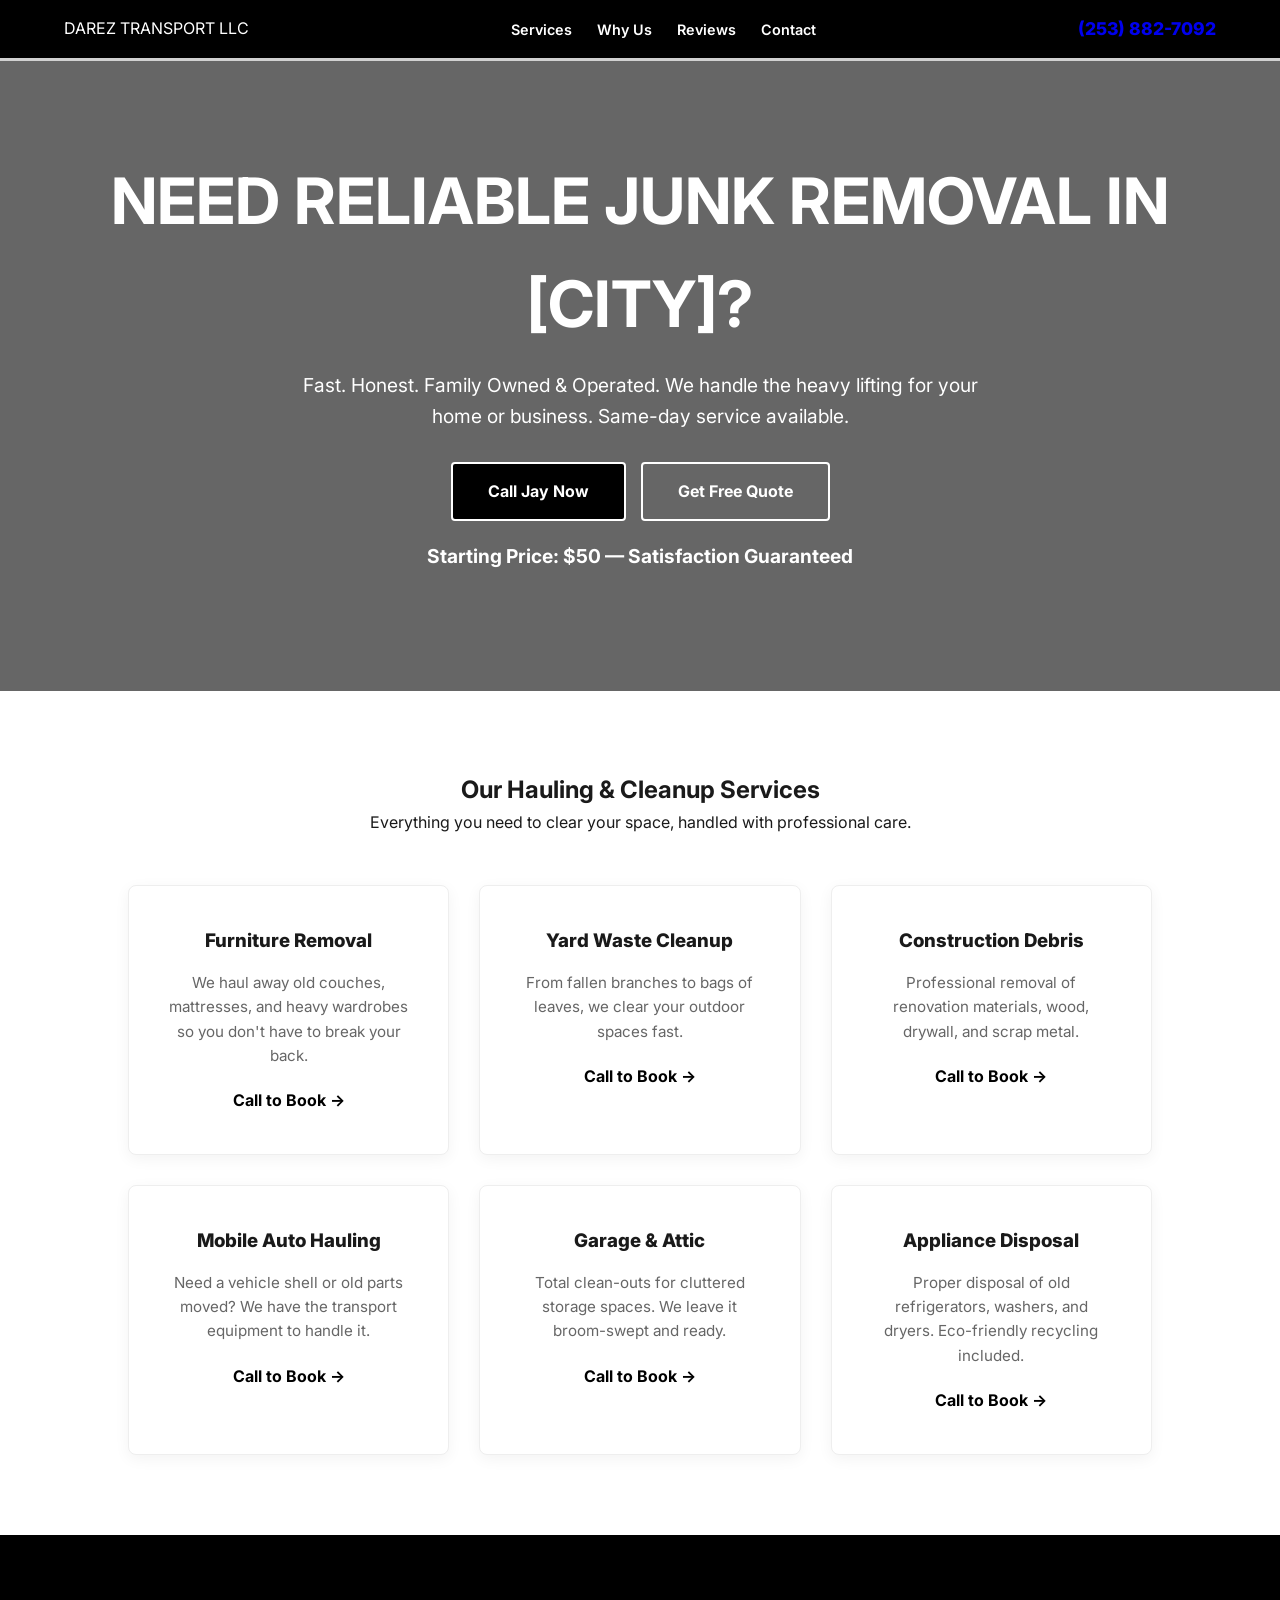
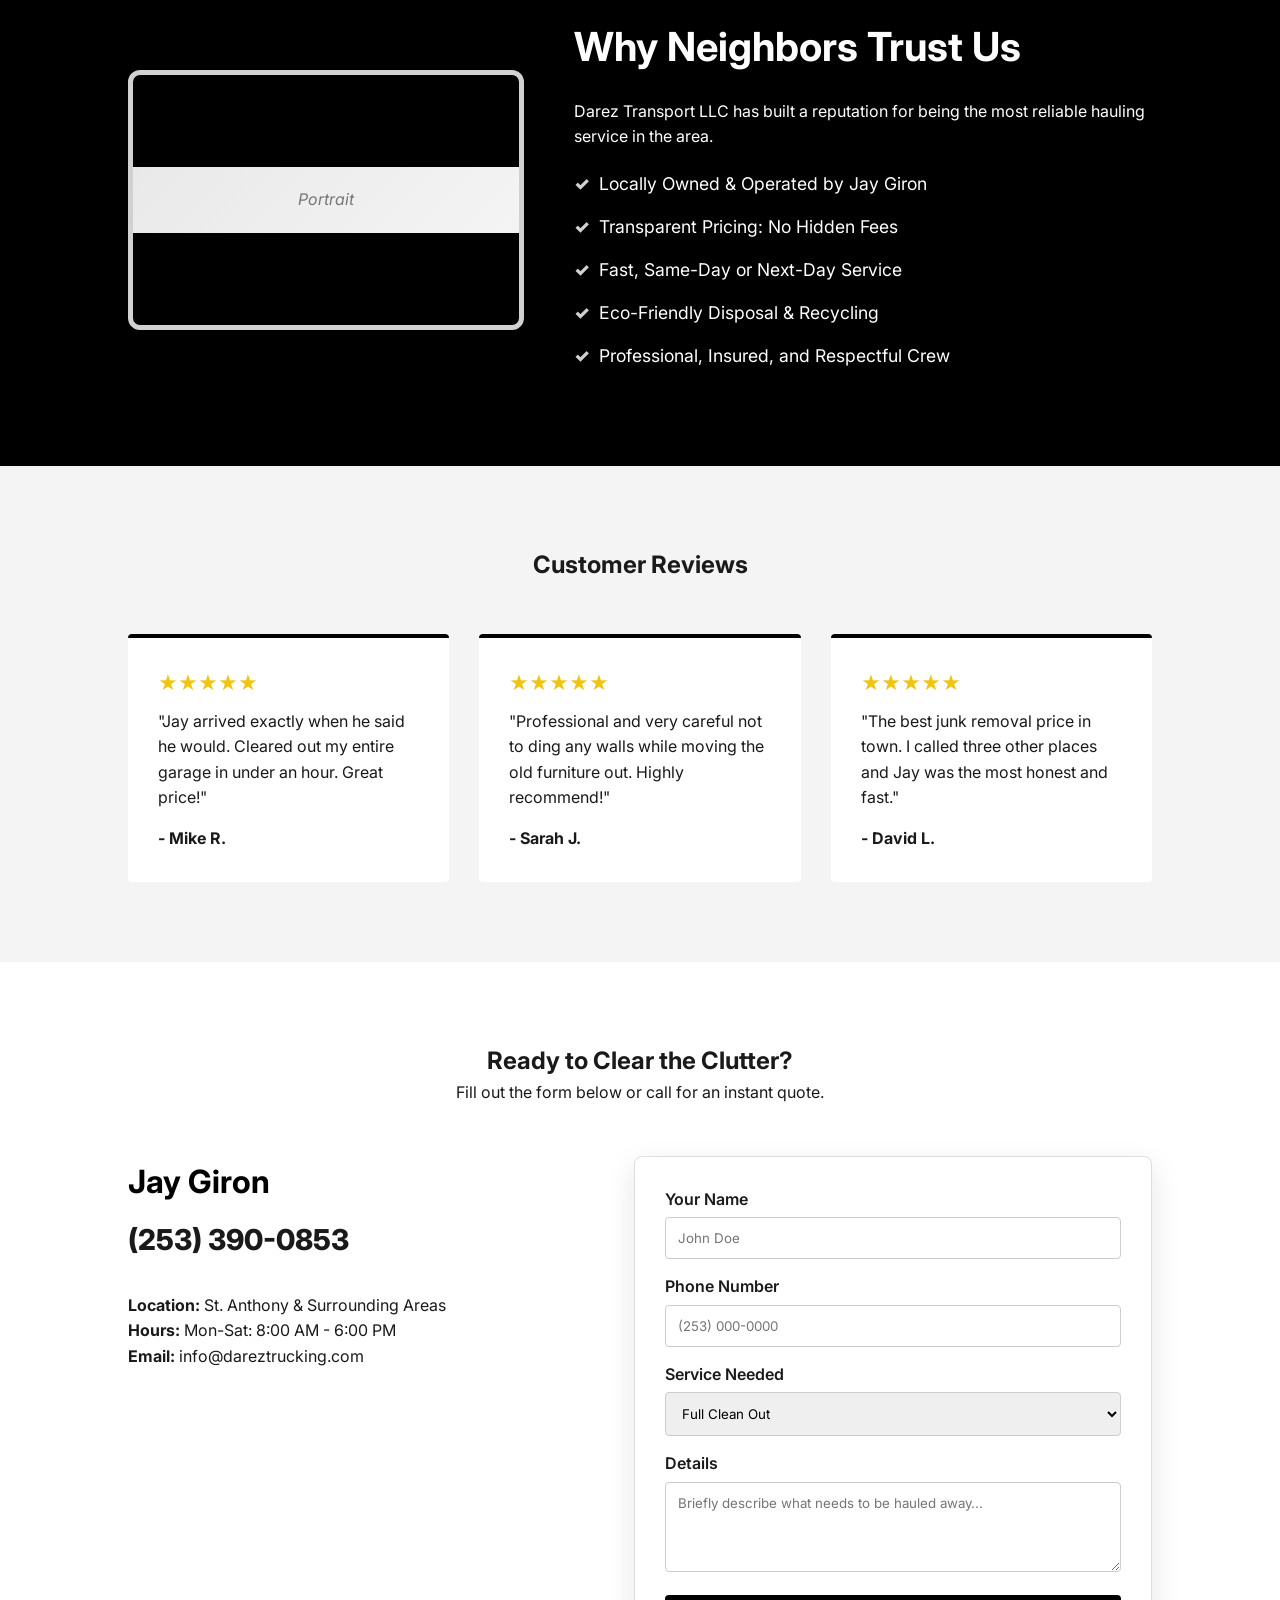
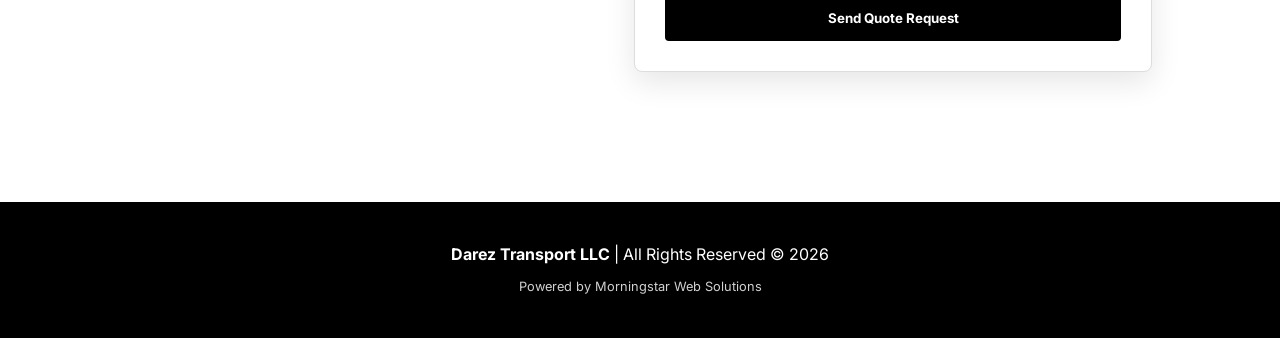
<file: jay.html>
<!DOCTYPE html>
<html lang="en">

<head>
    <meta charset="UTF-8">
    <meta name="viewport" content="width=device-width, initial-scale=1.0">
    <title>Darez Transport LLC | Junk Removal St. Anthony</title>
    <link rel="preconnect" href="https://fonts.googleapis.com">
    <link rel="preconnect" href="https://fonts.gstatic.com" crossorigin>
    <link href="https://fonts.googleapis.com/css2?family=Inter:wght@400;600;800&display=swap" rel="stylesheet">
    <style>
        :root {
            --brand-main: #000000;
            --brand-accent: #333333;
            --brand-silver: #d1d1d1;
            --brand-white: #ffffff;
            --brand-gray: #f4f4f4;
            --text-dark: #1a1a1a;
            --text-light: #666666;
        }

        * {
            margin: 0;
            padding: 0;
            box-sizing: border-box;
            font-family: 'Inter', sans-serif;
        }

        body {
            background: var(--brand-white);
            color: var(--text-dark);
            line-height: 1.6;
        }

        a {
            text-decoration: none;
            transition: 0.3s;
        }

        li {
            list-style: none;
        }

        /* Navigation */
        nav {
            background: var(--brand-main);
            color: white;
            padding: 15px 5%;
            display: flex;
            justify-content: space-between;
            align-items: center;
            position: sticky;
            top: 0;
            z-index: 1000;
            border-bottom: 3px solid var(--brand-silver);
        }

        .nav-links {
            display: flex;
            gap: 25px;
        }

        .nav-links a {
            color: white;
            font-weight: 600;
            font-size: 0.9rem;
        }

        .nav-links a:hover {
            color: var(--brand-silver);
        }

        .nav-phone {
            font-weight: 800;
            font-size: 1.1rem;
        }

        /* Hero Section */
        .hero {
            position: relative;
            height: 70vh;
            background: linear-gradient(rgba(0, 0, 0, 0.6), rgba(0, 0, 0, 0.6)), url('https://images.unsplash.com/photo-1591035103411-8276f57f6893?auto=format&fit=crop&q=80&w=1500') center/cover;
            display: flex;
            align-items: center;
            justify-content: center;
            text-align: center;
            color: white;
            padding: 0 20px;
        }

        .hero-content h1 {
            font-size: clamp(2.5rem, 6vw, 4rem);
            margin-bottom: 15px;
            text-transform: uppercase;
        }

        .hero-content p {
            font-size: 1.2rem;
            margin-bottom: 30px;
            max-width: 700px;
            margin-inline: auto;
        }

        .hero-btns {
            display: flex;
            gap: 15px;
            justify-content: center;
            flex-wrap: wrap;
        }

        .btn-primary {
            background: var(--brand-main);
            color: white;
            padding: 15px 35px;
            font-weight: 700;
            border: 2px solid white;
            border-radius: 4px;
        }

        .btn-secondary {
            background: transparent;
            color: white;
            padding: 15px 35px;
            font-weight: 700;
            border: 2px solid white;
            border-radius: 4px;
        }

        .btn-primary:hover {
            background: white;
            color: black;
        }

        /* Services Grid */
        .section {
            padding: 80px 10%;
            text-align: center;
        }

        .grid-3 {
            display: grid;
            grid-template-columns: repeat(auto-fit, minmax(300px, 1fr));
            gap: 30px;
            margin-top: 50px;
        }

        .service-card {
            padding: 40px;
            background: white;
            border: 1px solid #eee;
            border-radius: 8px;
            box-shadow: 0 4px 15px rgba(0, 0, 0, 0.05);
        }

        .service-card h3 {
            margin-bottom: 15px;
            font-weight: 800;
        }

        .service-card p {
            color: var(--text-light);
            font-size: 0.95rem;
            margin-bottom: 20px;
        }

        /* Trust Section (Blue-ish background from reference, swapped to Dark Grey) */
        .trust-section {
            background: var(--brand-main);
            color: white;
            padding: 80px 10%;
            display: flex;
            align-items: center;
            gap: 50px;
            flex-wrap: wrap;
        }

        .trust-img {
            flex: 1;
            min-width: 300px;
            border-radius: 12px;
            overflow: hidden;
            border: 5px solid var(--brand-silver);
            min-height: 260px;
            display: flex;
            align-items: center;
            justify-content: center;
        }

        .image-removed {
            width: 100%;
            height: 100%;
            background: linear-gradient(135deg, #e9e9e9, #f4f4f4);
            color: #777;
            display: flex;
            align-items: center;
            justify-content: center;
            font-style: italic;
            padding: 20px;
        }

        .trust-content {
            flex: 1.5;
            min-width: 300px;
        }

        .trust-content h2 {
            font-size: 2.5rem;
            margin-bottom: 20px;
        }

        .trust-content ul li {
            margin-bottom: 15px;
            display: flex;
            align-items: center;
            gap: 10px;
            font-size: 1.1rem;
        }

        .trust-content ul li::before {
            content: '✓';
            color: var(--brand-silver);
            font-weight: 900;
        }

        /* Reviews */
        .reviews {
            background: var(--brand-gray);
        }

        .review-card {
            background: white;
            padding: 30px;
            border-radius: 4px;
            text-align: left;
            border-top: 4px solid var(--brand-main);
        }

        .stars {
            color: #f1c40f;
            margin-bottom: 10px;
            font-size: 1.2rem;
        }

        /* Contact Section */
        .contact-container {
            display: flex;
            gap: 50px;
            flex-wrap: wrap;
            margin-top: 50px;
            text-align: left;
        }

        .contact-info {
            flex: 1;
        }

        .contact-form {
            flex: 1;
            background: white;
            padding: 30px;
            border-radius: 8px;
            box-shadow: 0 10px 30px rgba(0, 0, 0, 0.1);
            border: 1px solid #ddd;
        }

        .form-group {
            margin-bottom: 15px;
        }

        .form-group label {
            display: block;
            margin-bottom: 5px;
            font-weight: 600;
        }

        .form-group input,
        .form-group select,
        .form-group textarea {
            width: 100%;
            padding: 12px;
            border: 1px solid #ccc;
            border-radius: 4px;
        }

        .submit-btn {
            width: 100%;
            background: var(--brand-main);
            color: white;
            border: none;
            padding: 15px;
            font-weight: 700;
            cursor: pointer;
            border-radius: 4px;
        }

        footer {
            background: var(--brand-main);
            color: white;
            text-align: center;
            padding: 40px;
            margin-top: 50px;
        }

        @media (max-width: 768px) {
            .nav-links {
                display: none;
            }

            .trust-section {
                text-align: center;
            }
        }
    </style>
</head>

<body>

    <nav>
        <div class="logo">DAREZ TRANSPORT LLC</div>
        <div class="nav-links">
            <a href="#services">Services</a>
            <a href="#why-us">Why Us</a>
            <a href="#reviews">Reviews</a>
            <a href="#contact">Contact</a>
        </div>
        <a href="tel:2538827092" class="nav-phone">(253) 882-7092</a>
    </nav>

    <header class="hero">
        <div class="hero-content">
            <h1>Need Reliable Junk Removal in [City]?</h1>
            <p>Fast. Honest. Family Owned & Operated. We handle the heavy lifting for your home or business. Same-day
                service available.</p>
            <div class="hero-btns">
                <a href="tel:2538827092" class="btn-primary">Call Jay Now</a>
                <a href="#contact" class="btn-secondary">Get Free Quote</a>
            </div>
            <p style="margin-top: 20px; font-weight: 700;">Starting Price: $50 — Satisfaction Guaranteed</p>
        </div>
    </header>

    <section id="services" class="section">
        <h2>Our Hauling & Cleanup Services</h2>
        <p>Everything you need to clear your space, handled with professional care.</p>
        <div class="grid-3">
            <div class="service-card">
                <h3>Furniture Removal</h3>
                <p>We haul away old couches, mattresses, and heavy wardrobes so you don't have to break your back.</p>
                <a href="tel:2538827092" style="font-weight:700; color:black">Call to Book →</a>
            </div>
            <div class="service-card">
                <h3>Yard Waste Cleanup</h3>
                <p>From fallen branches to bags of leaves, we clear your outdoor spaces fast.</p>
                <a href="tel:2538827092" style="font-weight:700; color:black">Call to Book →</a>
            </div>
            <div class="service-card">
                <h3>Construction Debris</h3>
                <p>Professional removal of renovation materials, wood, drywall, and scrap metal.</p>
                <a href="tel:2538827092" style="font-weight:700; color:black">Call to Book →</a>
            </div>
            <div class="service-card">
                <h3>Mobile Auto Hauling</h3>
                <p>Need a vehicle shell or old parts moved? We have the transport equipment to handle it.</p>
                <a href="tel:2538827092" style="font-weight:700; color:black">Call to Book →</a>
            </div>
            <div class="service-card">
                <h3>Garage & Attic</h3>
                <p>Total clean-outs for cluttered storage spaces. We leave it broom-swept and ready.</p>
                <a href="tel:2538827092" style="font-weight:700; color:black">Call to Book →</a>
            </div>
            <div class="service-card">
                <h3>Appliance Disposal</h3>
                <p>Proper disposal of old refrigerators, washers, and dryers. Eco-friendly recycling included.</p>
                <a href="tel:2538827092" style="font-weight:700; color:black">Call to Book →</a>
            </div>
        </div>
    </section>

    <section id="why-us" class="trust-section">
        <div class="trust-img">
            <div class="image-removed" aria-hidden="true">Portrait</div>
        </div>
        <div class="trust-content">
            <h2>Why Neighbors Trust Us</h2>
            <p style="margin-bottom: 20px;">Darez Transport LLC has built a reputation for being the most reliable
                hauling service in the area.</p>
            <ul>
                <li>Locally Owned & Operated by Jay Giron</li>
                <li>Transparent Pricing: No Hidden Fees</li>
                <li>Fast, Same-Day or Next-Day Service</li>
                <li>Eco-Friendly Disposal & Recycling</li>
                <li>Professional, Insured, and Respectful Crew</li>
            </ul>
        </div>
    </section>

    <section id="reviews" class="section reviews">
        <h2>Customer Reviews</h2>
        <div class="grid-3">
            <div class="review-card">
                <div class="stars">★★★★★</div>
                <p>"Jay arrived exactly when he said he would. Cleared out my entire garage in under an hour. Great
                    price!"</p>
                <p style="margin-top: 15px; font-weight: 700;">- Mike R.</p>
            </div>
            <div class="review-card">
                <div class="stars">★★★★★</div>
                <p>"Professional and very careful not to ding any walls while moving the old furniture out. Highly
                    recommend!"</p>
                <p style="margin-top: 15px; font-weight: 700;">- Sarah J.</p>
            </div>
            <div class="review-card">
                <div class="stars">★★★★★</div>
                <p>"The best junk removal price in town. I called three other places and Jay was the most honest and
                    fast."</p>
                <p style="margin-top: 15px; font-weight: 700;">- David L.</p>
            </div>
        </div>
    </section>

    <section id="contact" class="section">
        <h2>Ready to Clear the Clutter?</h2>
        <p>Fill out the form below or call for an instant quote.</p>

        <div class="contact-container">
            <div class="contact-info">
                <h3 style="font-size: 2rem; color: var(--brand-main); margin-bottom: 10px;">Jay Giron</h3>
                <p style="font-size: 1.8rem; font-weight: 800;">(253) 390-0853</p>
                <div style="margin-top: 30px;">
                    <p><strong>Location:</strong> St. Anthony & Surrounding Areas</p>
                    <p><strong>Hours:</strong> Mon-Sat: 8:00 AM - 6:00 PM</p>
                    <p><strong>Email:</strong> info@dareztrucking.com</p>
                </div>
            </div>

            <div class="contact-form">
                <form>
                    <div class="form-group">
                        <label>Your Name</label>
                        <input type="text" placeholder="John Doe" required>
                    </div>
                    <div class="form-group">
                        <label>Phone Number</label>
                        <input type="tel" placeholder="(253) 000-0000" required>
                    </div>
                    <div class="form-group">
                        <label>Service Needed</label>
                        <select>
                            <option>Full Clean Out</option>
                            <option>Furniture Removal</option>
                            <option>Yard Waste</option>
                            <option>Construction Debris</option>
                            <option>Other</option>
                        </select>
                    </div>
                    <div class="form-group">
                        <label>Details</label>
                        <textarea rows="4" placeholder="Briefly describe what needs to be hauled away..."></textarea>
                    </div>
                    <button type="submit" class="submit-btn">Send Quote Request</button>
                </form>
            </div>
        </div>
    </section>

    <footer>
        <p><strong>Darez Transport LLC</strong> | All Rights Reserved &copy; 2026</p>
        <p style="font-size: 0.8rem; margin-top: 10px; color: var(--brand-silver);">Powered by Morningstar Web Solutions
        </p>
    </footer>

    <script>
        // Smooth scroll for nav links
        document.querySelectorAll('a[href^="#"]').forEach(anchor => {
            anchor.addEventListener('click', function (e) {
                e.preventDefault();
                document.querySelector(this.getAttribute('href')).scrollIntoView({
                    behavior: 'smooth'
                });
            });
        });
    </script>
</body>

</html>
</file>
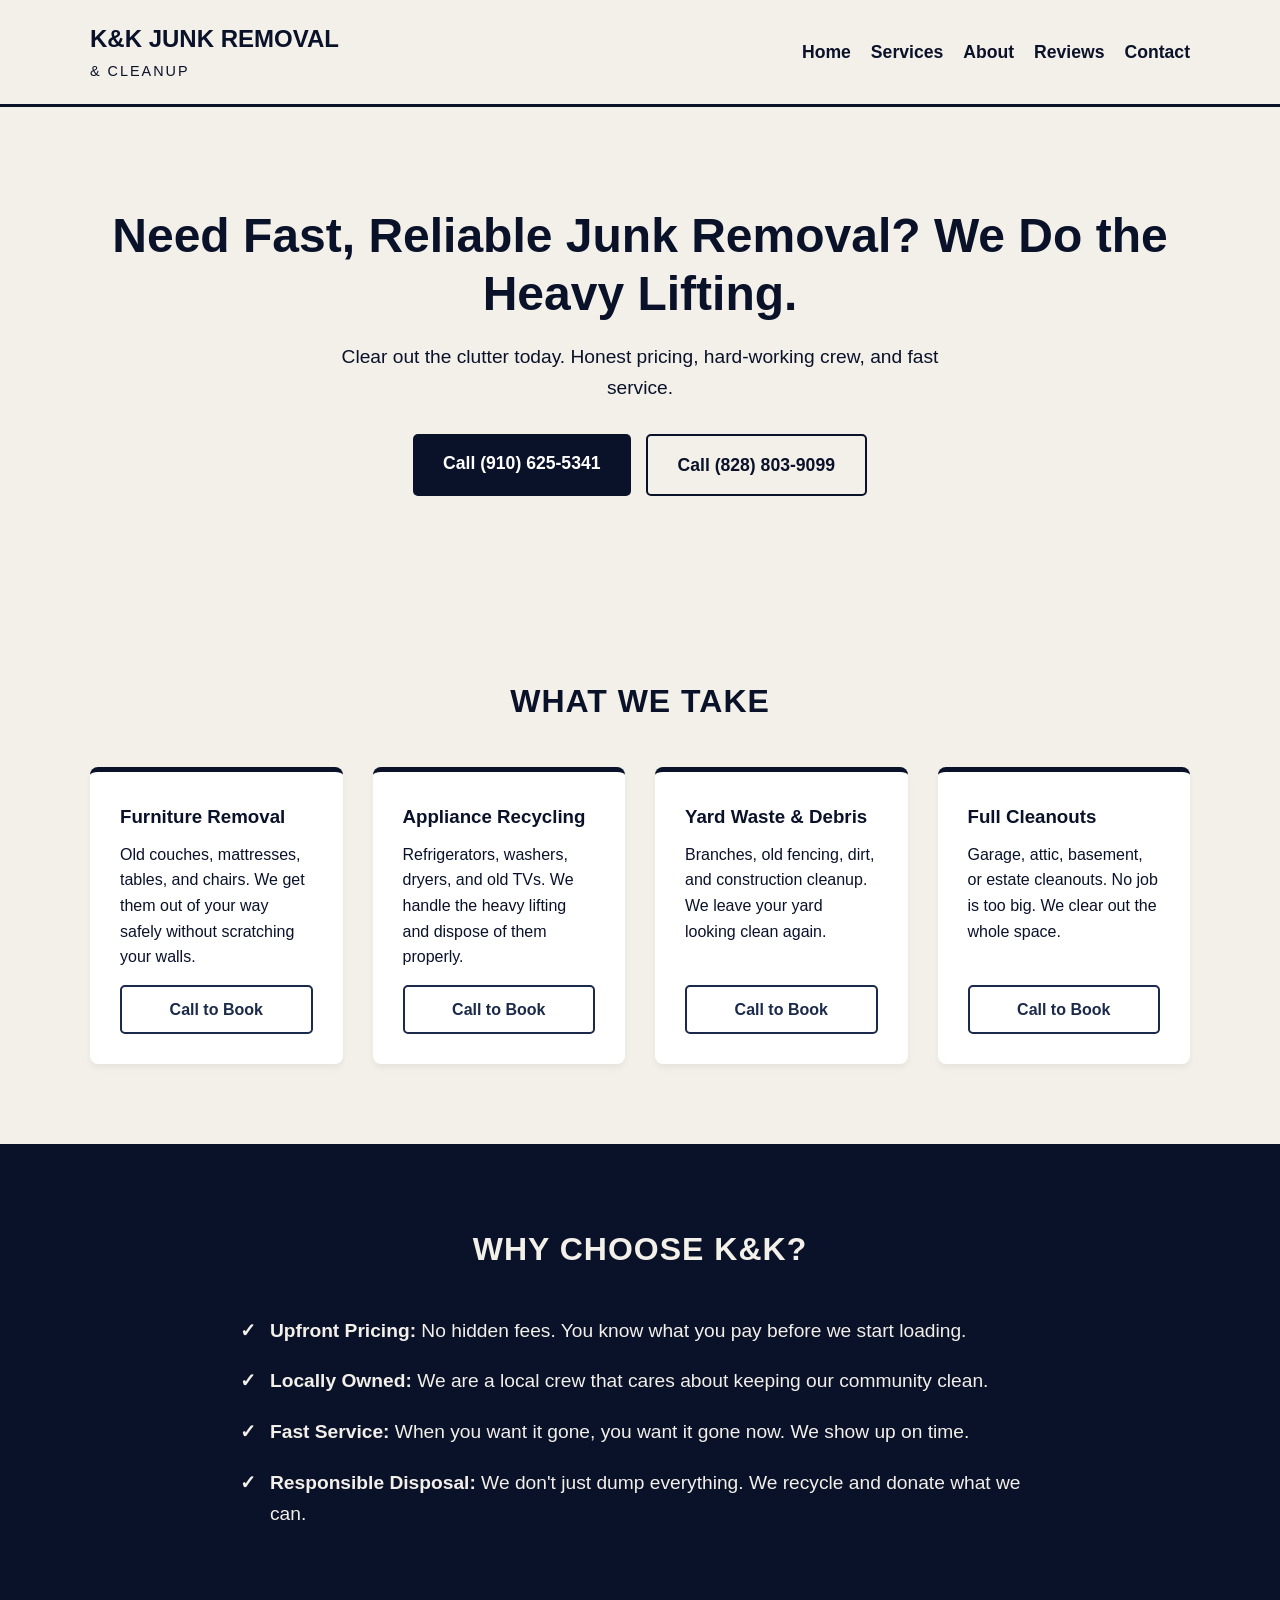
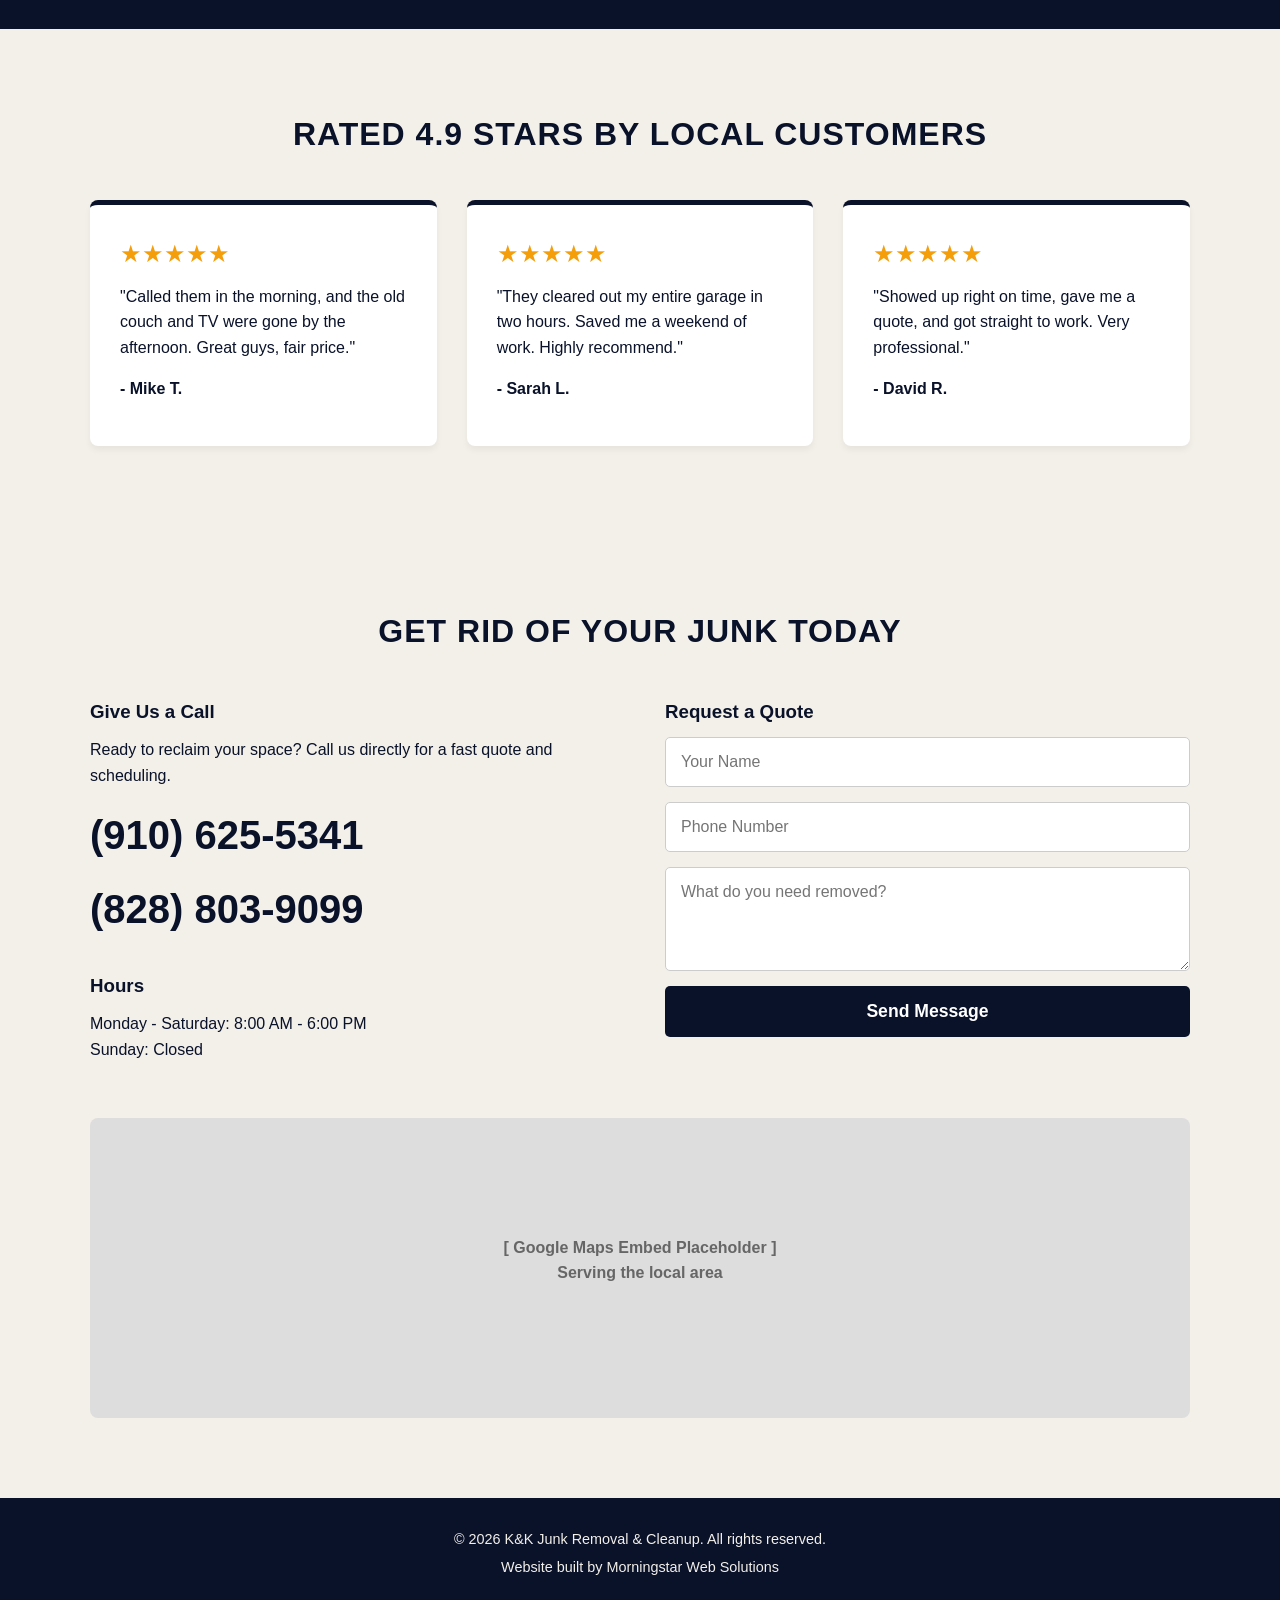
<file: Kyler.html>
<!DOCTYPE html>
<html lang="en">
<head>
    <meta charset="UTF-8">
    <meta name="viewport" content="width=device-width, initial-scale=1.0">
    <title>K&K Junk Removal & Cleanup</title>
    <style>
        /* Base Variables - Matching the cream and dark navy theme */
        :root {
            --bg-color: #F3EFE9; 
            --text-dark: #0A122A; 
            --accent-color: #1B2A4A; 
            --white: #FFFFFF;
            --font-main: -apple-system, BlinkMacSystemFont, "Segoe UI", Roboto, Helvetica, Arial, sans-serif;
        }

        /* Reset */
        * {
            margin: 0;
            padding: 0;
            box-sizing: border-box;
        }

        body {
            font-family: var(--font-main);
            background-color: var(--bg-color);
            color: var(--text-dark);
            line-height: 1.6;
        }

        .container {
            width: 90%;
            max-width: 1100px;
            margin: 0 auto;
        }

        /* Typography */
        h1, h2, h3 {
            margin-bottom: 10px;
            font-weight: 800;
        }

        p {
            margin-bottom: 15px;
        }

        .section-title {
            text-align: center;
            font-size: 2rem;
            margin-bottom: 40px;
            text-transform: uppercase;
            letter-spacing: 1px;
        }

        /* Buttons */
        .btn {
            display: inline-block;
            padding: 15px 30px;
            text-decoration: none;
            font-weight: bold;
            border-radius: 5px;
            text-align: center;
            cursor: pointer;
            transition: background 0.3s ease;
            border: none;
            font-size: 1.1rem;
        }

        .btn-primary {
            background-color: var(--text-dark);
            color: var(--white);
        }

        .btn-primary:hover {
            background-color: #000;
        }

        .btn-secondary {
            background-color: transparent;
            color: var(--text-dark);
            border: 2px solid var(--text-dark);
        }

        .btn-secondary:hover {
            background-color: var(--text-dark);
            color: var(--white);
        }

        .btn-outline {
            background: transparent;
            color: var(--accent-color);
            border: 2px solid var(--accent-color);
            padding: 10px 20px;
            font-size: 1rem;
            display: block;
            margin-top: auto;
        }

        .btn-block {
            display: block;
            width: 100%;
        }

        /* Header & Nav */
        header {
            background-color: var(--bg-color);
            padding: 20px 0;
            border-bottom: 3px solid var(--text-dark);
            position: sticky;
            top: 0;
            z-index: 100;
        }

        .nav-container {
            display: flex;
            justify-content: space-between;
            align-items: center;
        }

        .logo h1 {
            font-size: 1.5rem;
            margin-bottom: 0;
        }

        .logo span {
            font-size: 0.9rem;
            letter-spacing: 2px;
        }

        nav ul {
            list-style: none;
            display: flex;
            gap: 20px;
        }

        nav a {
            text-decoration: none;
            color: var(--text-dark);
            font-weight: bold;
            font-size: 1.1rem;
        }

        .menu-toggle {
            display: none;
            background: none;
            border: none;
            cursor: pointer;
        }

        .menu-toggle .bar {
            display: block;
            width: 25px;
            height: 3px;
            background-color: var(--text-dark);
            margin: 5px auto;
            transition: all 0.3s ease;
        }

        /* Layout Blocks */
        section {
            padding: 80px 0;
        }

        .grid {
            display: grid;
            grid-template-columns: repeat(auto-fit, minmax(250px, 1fr));
            gap: 30px;
        }

        /* Hero Section */
        .hero {
            text-align: center;
            padding: 100px 0;
        }

        .hero h2 {
            font-size: 3rem;
            line-height: 1.2;
            margin-bottom: 20px;
        }

        .hero p {
            font-size: 1.2rem;
            max-width: 600px;
            margin: 0 auto 30px auto;
        }

        .hero-buttons {
            display: flex;
            justify-content: center;
            gap: 15px;
            flex-wrap: wrap;
        }

        /* Cards (Services & Reviews) */
        .card, .review-card {
            background: var(--white);
            padding: 30px;
            border-radius: 8px;
            box-shadow: 0 4px 6px rgba(0,0,0,0.05);
            display: flex;
            flex-direction: column;
            border-top: 5px solid var(--text-dark);
        }

        .review-card .stars {
            color: #F59E0B;
            font-size: 1.5rem;
            margin-bottom: 10px;
        }

        .review-card .author {
            font-weight: bold;
            margin-top: auto;
        }

        /* About Section */
        .about {
            background-color: var(--text-dark);
            color: var(--bg-color);
        }

        .about .section-title {
            color: var(--bg-color);
        }

        .about-content ul {
            list-style: none;
            max-width: 800px;
            margin: 0 auto;
        }

        .about-content li {
            font-size: 1.2rem;
            margin-bottom: 20px;
            padding-left: 30px;
            position: relative;
        }

        .about-content li::before {
            content: "✓";
            position: absolute;
            left: 0;
            color: var(--bg-color);
            font-weight: bold;
        }

        /* Contact Section */
        .contact-grid {
            display: grid;
            grid-template-columns: 1fr 1fr;
            gap: 50px;
            margin-bottom: 40px;
        }

        .big-phone {
            display: block;
            font-size: 2.5rem;
            font-weight: 900;
            color: var(--text-dark);
            text-decoration: none;
            margin-bottom: 10px;
        }

        .hours-title {
            margin-top: 30px;
        }

        form {
            display: flex;
            flex-direction: column;
            gap: 15px;
        }

        input, textarea {
            width: 100%;
            padding: 15px;
            border: 1px solid #ccc;
            border-radius: 5px;
            font-family: inherit;
            font-size: 1rem;
        }

        .map-placeholder {
            background-color: #ddd;
            height: 300px;
            display: flex;
            align-items: center;
            justify-content: center;
            text-align: center;
            border-radius: 8px;
            color: #666;
            font-weight: bold;
        }

        /* Footer */
        footer {
            background-color: var(--text-dark);
            color: var(--bg-color);
            text-align: center;
            padding: 30px 0;
        }

        footer p {
            margin-bottom: 5px;
            font-size: 0.9rem;
        }

        /* Mobile Responsiveness */
        @media (max-width: 768px) {
            .menu-toggle {
                display: block;
            }

            nav {
                display: none;
                position: absolute;
                top: 100%;
                left: 0;
                width: 100%;
                background-color: var(--bg-color);
                border-bottom: 3px solid var(--text-dark);
                padding: 20px 0;
            }

            nav.active {
                display: block;
            }

            nav ul {
                flex-direction: column;
                align-items: center;
            }

            .hero h2 {
                font-size: 2.2rem;
            }

            .contact-grid {
                grid-template-columns: 1fr;
            }

            .big-phone {
                font-size: 2rem;
            }
        }
    </style>
</head>
<body>

    <header>
        <div class="container nav-container">
            <div class="logo">
                <h1>K&K JUNK REMOVAL</h1>
                <span>& CLEANUP</span>
            </div>
            <button class="menu-toggle" id="mobile-menu" aria-label="Toggle Menu">
                <span class="bar"></span>
                <span class="bar"></span>
                <span class="bar"></span>
            </button>
            <nav id="nav-links">
                <ul>
                    <li><a href="#home">Home</a></li>
                    <li><a href="#services">Services</a></li>
                    <li><a href="#about">About</a></li>
                    <li><a href="#reviews">Reviews</a></li>
                    <li><a href="#contact">Contact</a></li>
                </ul>
            </nav>
        </div>
    </header>

    <section id="home" class="hero">
        <div class="container">
            <h2>Need Fast, Reliable Junk Removal? We Do the Heavy Lifting.</h2>
            <p>Clear out the clutter today. Honest pricing, hard-working crew, and fast service.</p>
            <div class="hero-buttons">
                <a href="tel:9106255341" class="btn btn-primary">Call (910) 625-5341</a>
                <a href="tel:8288039099" class="btn btn-secondary">Call (828) 803-9099</a>
            </div>
        </div>
    </section>

    <section id="services" class="services">
        <div class="container">
            <h2 class="section-title">What We Take</h2>
            <div class="grid">
                <div class="card">
                    <h3>Furniture Removal</h3>
                    <p>Old couches, mattresses, tables, and chairs. We get them out of your way safely without scratching your walls.</p>
                    <a href="tel:9106255341" class="btn btn-outline">Call to Book</a>
                </div>
                <div class="card">
                    <h3>Appliance Recycling</h3>
                    <p>Refrigerators, washers, dryers, and old TVs. We handle the heavy lifting and dispose of them properly.</p>
                    <a href="tel:9106255341" class="btn btn-outline">Call to Book</a>
                </div>
                <div class="card">
                    <h3>Yard Waste & Debris</h3>
                    <p>Branches, old fencing, dirt, and construction cleanup. We leave your yard looking clean again.</p>
                    <a href="tel:9106255341" class="btn btn-outline">Call to Book</a>
                </div>
                <div class="card">
                    <h3>Full Cleanouts</h3>
                    <p>Garage, attic, basement, or estate cleanouts. No job is too big. We clear out the whole space.</p>
                    <a href="tel:9106255341" class="btn btn-outline">Call to Book</a>
                </div>
            </div>
        </div>
    </section>

    <section id="about" class="about">
        <div class="container">
            <h2 class="section-title">Why Choose K&K?</h2>
            <div class="about-content">
                <ul>
                    <li><strong>Upfront Pricing:</strong> No hidden fees. You know what you pay before we start loading.</li>
                    <li><strong>Locally Owned:</strong> We are a local crew that cares about keeping our community clean.</li>
                    <li><strong>Fast Service:</strong> When you want it gone, you want it gone now. We show up on time.</li>
                    <li><strong>Responsible Disposal:</strong> We don't just dump everything. We recycle and donate what we can.</li>
                </ul>
            </div>
        </div>
    </section>

    <section id="reviews" class="reviews">
        <div class="container">
            <h2 class="section-title">Rated 4.9 Stars by Local Customers</h2>
            <div class="grid">
                <div class="review-card">
                    <div class="stars">★★★★★</div>
                    <p>"Called them in the morning, and the old couch and TV were gone by the afternoon. Great guys, fair price."</p>
                    <p class="author">- Mike T.</p>
                </div>
                <div class="review-card">
                    <div class="stars">★★★★★</div>
                    <p>"They cleared out my entire garage in two hours. Saved me a weekend of work. Highly recommend."</p>
                    <p class="author">- Sarah L.</p>
                </div>
                <div class="review-card">
                    <div class="stars">★★★★★</div>
                    <p>"Showed up right on time, gave me a quote, and got straight to work. Very professional."</p>
                    <p class="author">- David R.</p>
                </div>
            </div>
        </div>
    </section>

    <section id="contact" class="contact">
        <div class="container">
            <h2 class="section-title">Get Rid of Your Junk Today</h2>
            <div class="contact-grid">
                <div class="contact-info">
                    <h3>Give Us a Call</h3>
                    <p>Ready to reclaim your space? Call us directly for a fast quote and scheduling.</p>
                    <a href="tel:9106255341" class="big-phone">(910) 625-5341</a>
                    <a href="tel:8288039099" class="big-phone">(828) 803-9099</a>
                    
                    <h3 class="hours-title">Hours</h3>
                    <p>Monday - Saturday: 8:00 AM - 6:00 PM<br>Sunday: Closed</p>
                </div>
                <div class="contact-form-container">
                    <h3>Request a Quote</h3>
                    <form id="contact-form">
                        <input type="text" id="name" placeholder="Your Name" required>
                        <input type="tel" id="phone" placeholder="Phone Number" required>
                        <textarea id="message" rows="4" placeholder="What do you need removed?" required></textarea>
                        <button type="submit" class="btn btn-primary btn-block">Send Message</button>
                    </form>
                </div>
            </div>
            <div class="map-placeholder">
                <p>[ Google Maps Embed Placeholder ]<br>Serving the local area</p>
            </div>
        </div>
    </section>

    <footer>
        <div class="container">
            <p>&copy; 2026 K&K Junk Removal & Cleanup. All rights reserved.</p>
            <p>Website built by Morningstar Web Solutions</p>
        </div>
    </footer>

    <script>
        document.addEventListener('DOMContentLoaded', () => {
            // Mobile menu toggle logic
            const mobileMenuBtn = document.getElementById('mobile-menu');
            const navLinks = document.getElementById('nav-links');

            mobileMenuBtn.addEventListener('click', () => {
                navLinks.classList.toggle('active');
            });

            // Close menu when a link is clicked
            const links = navLinks.querySelectorAll('a');
            links.forEach(link => {
                link.addEventListener('click', () => {
                    navLinks.classList.remove('active');
                });
            });

            // Basic form handling to prevent page reload for the demo
            const contactForm = document.getElementById('contact-form');
            if(contactForm) {
                contactForm.addEventListener('submit', (e) => {
                    e.preventDefault();
                    // Show a quick alert for the demo
                    alert('Thanks for reaching out! We will contact you shortly.');
                    contactForm.reset();
                });
            }
        });
    </script>
</body>
</html>
</file>
<file: Richard/style.css>
/* ==========================================================
   Elite Mobile Auto Repair — Stylesheet
   Design language: a work-order clipboard + a garage shop sign.
   Warm paper cream, charcoal shop-floor dark, and burnt-orange
   from a fresh engine paint job. No startup gradients, no glow.
   ========================================================== */

:root {
  --bg-dark: #1b1d1f;
  --bg-dark-2: #232527;
  --bg-cream: #f3efe7;
  --bg-cream-2: #ebe4d6;
  --accent-orange: #d9480f;
  --accent-orange-dark: #b53c0c;
  --accent-blue: #33475b;
  --text-dark: #201d1a;
  --text-light: #f3efe7;
  --text-muted: #6b6459;
  --text-muted-light: #b9b4a8;
  --line: #c9c0af;
  --line-dark: #3c3e40;

  --font-display: 'Oswald', 'Arial Narrow', sans-serif;
  --font-body: 'Source Sans 3', 'Segoe UI', sans-serif;
  --font-quote: 'PT Serif', Georgia, serif;

  --radius: 3px;
  --shadow-card: 0 2px 0 var(--line), 0 10px 20px -14px rgba(0,0,0,0.35);
  --max-width: 1140px;
}

/* ---------- Reset & base ---------- */
* { box-sizing: border-box; }
html { scroll-behavior: smooth; }

@media (prefers-reduced-motion: reduce) {
  html { scroll-behavior: auto; }
  * { animation-duration: 0.01ms !important; animation-iteration-count: 1 !important; transition-duration: 0.01ms !important; }
}

body {
  margin: 0;
  font-family: var(--font-body);
  font-size: 18px;
  line-height: 1.6;
  color: var(--text-dark);
  background: var(--bg-cream);
  -webkit-font-smoothing: antialiased;
}

h1, h2, h3 {
  font-family: var(--font-display);
  font-weight: 600;
  text-transform: uppercase;
  letter-spacing: 0.01em;
  line-height: 1.15;
  margin: 0 0 0.5em;
}

p { margin: 0 0 1em; }
a { color: inherit; text-decoration: none; }
img { max-width: 100%; display: block; }

.eyebrow {
  font-family: var(--font-display);
  font-size: 0.85rem;
  letter-spacing: 0.14em;
  text-transform: uppercase;
  color: var(--accent-orange);
  margin: 0 0 0.75em;
  font-weight: 500;
}
.eyebrow.center { text-align: center; }
.section-title.center { text-align: center; }
.section-title { font-size: clamp(1.7rem, 3vw, 2.4rem); }

.section-inner {
  max-width: var(--max-width);
  margin: 0 auto;
  padding: 5rem 1.5rem;
}

/* focus visibility for keyboard users */
a:focus-visible,
button:focus-visible,
input:focus-visible,
textarea:focus-visible {
  outline: 3px solid var(--accent-orange);
  outline-offset: 2px;
}

/* ---------- Buttons ---------- */
.btn {
  display: inline-flex;
  align-items: center;
  justify-content: center;
  gap: 0.55em;
  font-family: var(--font-display);
  font-weight: 500;
  letter-spacing: 0.04em;
  text-transform: uppercase;
  font-size: 1rem;
  padding: 0.95em 1.6em;
  border-radius: var(--radius);
  border: 2px solid transparent;
  cursor: pointer;
  transition: transform 0.12s ease, background-color 0.12s ease, border-color 0.12s ease;
}
.btn:active { transform: translateY(1px); }

.btn-primary {
  background: var(--accent-orange);
  color: #fff;
  border-color: var(--accent-orange);
}
.btn-primary:hover { background: var(--accent-orange-dark); border-color: var(--accent-orange-dark); }

.btn-secondary {
  background: transparent;
  color: var(--text-light);
  border-color: var(--text-muted-light);
}
.btn-secondary:hover { border-color: var(--text-light); }

.btn-call {
  background: transparent;
  color: var(--text-light);
  border: 2px solid var(--accent-orange);
  padding: 0.6em 1.1em;
  font-size: 0.95rem;
}
.btn-call:hover { background: var(--accent-orange); }

.icon-phone { width: 1.1em; height: 1.1em; fill: currentColor; flex-shrink: 0; }

/* ---------- Stamp / brand mark ---------- */
.stamp { color: var(--accent-orange); width: 52px; height: 52px; flex-shrink: 0; }
.stamp.small { width: 40px; height: 40px; }
.stamp-svg { width: 100%; height: 100%; }
.stamp-text-top, .stamp-text-bottom {
  font-family: var(--font-display);
  font-size: 11px;
  letter-spacing: 0.02em;
  fill: currentColor;
}

/* ---------- Header ---------- */
.site-header {
  position: sticky;
  top: 0;
  z-index: 50;
  background: var(--bg-dark);
  border-bottom: 3px solid var(--accent-orange);
}
.header-inner {
  max-width: var(--max-width);
  margin: 0 auto;
  padding: 0.75rem 1.5rem;
  display: flex;
  align-items: center;
  gap: 1.25rem;
}
.brand {
  display: flex;
  align-items: center;
  gap: 0.75rem;
  margin-right: auto;
  color: var(--text-light);
}
.brand-text { display: flex; flex-direction: column; line-height: 1.25; }
.brand-name {
  font-family: var(--font-display);
  font-size: 1.05rem;
  text-transform: uppercase;
  letter-spacing: 0.02em;
}
.brand-sub { font-size: 0.8rem; color: var(--text-muted-light); }

.site-nav {
  display: flex;
  gap: 1.75rem;
}
.site-nav a {
  color: var(--text-muted-light);
  font-family: var(--font-display);
  font-size: 0.9rem;
  letter-spacing: 0.03em;
  text-transform: uppercase;
  transition: color 0.12s ease;
}
.site-nav a:hover { color: var(--text-light); }

.nav-toggle {
  display: none;
  flex-direction: column;
  justify-content: center;
  gap: 5px;
  width: 40px;
  height: 40px;
  background: transparent;
  border: 1px solid var(--line-dark);
  border-radius: var(--radius);
  cursor: pointer;
}
.nav-toggle span {
  display: block;
  height: 2px;
  margin: 0 8px;
  background: var(--text-light);
}

/* ---------- Hero ---------- */
.hero {
  background: var(--bg-dark);
  background-image:
    repeating-linear-gradient(135deg, rgba(255,255,255,0.02) 0 2px, transparent 2px 40px);
  color: var(--text-light);
  padding: 5.5rem 1.5rem 5rem;
  border-bottom: 1px solid var(--line-dark);
}
.hero-inner { max-width: 780px; margin: 0 auto; text-align: center; }
.hero h1 {
  font-size: clamp(2.1rem, 5vw, 3.4rem);
  color: var(--text-light);
}
.hero-sub {
  font-size: 1.15rem;
  color: var(--text-muted-light);
  max-width: 620px;
  margin: 0 auto 2rem;
}
.hero-actions {
  display: flex;
  justify-content: center;
  flex-wrap: wrap;
  gap: 1rem;
  margin-bottom: 1.25rem;
}
.hero-actions .btn { font-size: 1.05rem; padding: 1.05em 1.9em; }
.hero-note { font-size: 0.9rem; color: var(--text-muted-light); margin: 0; }

/* ---------- Trust strip ---------- */
.trust-strip {
  background: var(--bg-cream-2);
  border-bottom: 1px solid var(--line);
}
.trust-inner {
  max-width: var(--max-width);
  margin: 0 auto;
  padding: 2.25rem 1.5rem;
  display: grid;
  grid-template-columns: repeat(4, 1fr);
  gap: 1.5rem;
}
.trust-item { text-align: left; border-left: 3px solid var(--accent-orange); padding-left: 0.9rem; }
.trust-label {
  display: block;
  font-family: var(--font-display);
  font-size: 0.95rem;
  text-transform: uppercase;
  letter-spacing: 0.02em;
  margin-bottom: 0.2rem;
}
.trust-text { font-size: 0.92rem; color: var(--text-muted); }

/* ---------- Services ---------- */
.services { background: var(--bg-cream); }
.service-cards {
  display: grid;
  grid-template-columns: repeat(3, 1fr);
  gap: 1.75rem;
  margin-top: 3rem;
}
.service-card {
  background: #fff;
  border: 1px solid var(--line);
  border-radius: var(--radius);
  padding: 2rem 1.75rem;
  box-shadow: var(--shadow-card);
}
.service-icon {
  width: 48px;
  height: 48px;
  border-radius: 50%;
  background: var(--accent-orange);
  display: flex;
  align-items: center;
  justify-content: center;
  margin-bottom: 1.25rem;
}
.service-icon svg { width: 24px; height: 24px; fill: none; stroke: #fff; stroke-width: 1.6; stroke-linecap: round; stroke-linejoin: round; }
.service-card h3 { font-size: 1.2rem; margin-bottom: 0.5rem; }
.service-card p { color: var(--text-muted); font-size: 0.97rem; margin: 0; }

/* ---------- Testimonials ---------- */
.testimonials { background: var(--bg-cream-2); }
.testimonial-cards {
  display: grid;
  grid-template-columns: repeat(3, 1fr);
  gap: 1.75rem;
  margin-top: 3rem;
  align-items: start;
}
.testimonial-card {
  background: #fff;
  border: 1px solid var(--line);
  border-radius: var(--radius);
  padding: 1.75rem;
  box-shadow: var(--shadow-card);
  display: flex;
  flex-direction: column;
  gap: 1rem;
}
.testimonial-badge {
  display: inline-flex;
  align-items: center;
  gap: 0.4em;
  align-self: flex-start;
  font-size: 0.78rem;
  letter-spacing: 0.03em;
  text-transform: uppercase;
  color: var(--text-muted);
  border: 1px solid var(--line);
  border-radius: 999px;
  padding: 0.3em 0.8em 0.3em 0.6em;
}
.icon-google { width: 14px; height: 14px; fill: var(--accent-orange); }
.testimonial-quote {
  font-family: var(--font-quote);
  font-style: italic;
  font-size: 1.02rem;
  color: var(--text-dark);
  margin: 0;
  flex-grow: 1;
}
.testimonial-author { border-top: 1px solid var(--line); padding-top: 0.85rem; }
.testimonial-name {
  display: block;
  font-family: var(--font-display);
  font-size: 0.95rem;
  text-transform: uppercase;
  letter-spacing: 0.02em;
}
.testimonial-meta { font-size: 0.82rem; color: var(--text-muted); }

/* ---------- About ---------- */
.about { background: var(--bg-dark); color: var(--text-light); }
.about-inner {
  max-width: var(--max-width);
  margin: 0 auto;
  padding: 5rem 1.5rem;
  display: grid;
  grid-template-columns: 1fr 1.15fr;
  gap: 3.5rem;
  align-items: center;
}
.about-image img {
  border: 1px solid var(--line-dark);
  border-radius: var(--radius);
}
.image-caption {
  font-size: 0.85rem;
  color: var(--text-muted-light);
  margin-top: 0.6rem;
  font-style: italic;
}
.about-copy h2 { color: var(--text-light); font-size: clamp(1.6rem, 3vw, 2.1rem); }
.about-copy p { color: var(--text-muted-light); }
.about-quote {
  margin-top: 1.75rem;
  padding-left: 1.25rem;
  border-left: 3px solid var(--accent-orange);
}
.about-quote p {
  font-family: var(--font-quote);
  font-style: italic;
  font-size: 1.2rem;
  color: var(--text-light);
  margin-bottom: 0.4rem;
}
.about-quote span { font-size: 0.85rem; color: var(--text-muted-light); }

/* ---------- Service area ---------- */
.area { background: var(--bg-cream-2); }
.area-sub {
  max-width: 640px;
  margin: 0 auto 2rem;
  text-align: center;
  color: var(--text-muted);
}
.area-tags {
  display: flex;
  flex-wrap: wrap;
  justify-content: center;
  gap: 0.75rem;
}
.area-tags span {
  font-family: var(--font-display);
  font-size: 0.85rem;
  letter-spacing: 0.03em;
  text-transform: uppercase;
  border: 1px solid var(--accent-orange);
  color: var(--accent-orange-dark);
  padding: 0.5em 1.1em;
  border-radius: 999px;
  background: #fff;
}

/* ---------- Contact ---------- */
.contact { background: var(--bg-cream); }
.contact-inner {
  max-width: var(--max-width);
  margin: 0 auto;
  padding: 5rem 1.5rem;
  display: grid;
  grid-template-columns: 1fr 1.1fr;
  gap: 3.5rem;
}
.contact-info h2 { font-size: clamp(1.6rem, 3vw, 2.1rem); }
.contact-info > p:not(.eyebrow) { color: var(--text-muted); max-width: 440px; }

.contact-phone-link {
  display: inline-flex;
  align-items: center;
  gap: 0.6em;
  font-family: var(--font-display);
  font-size: 1.9rem;
  color: var(--accent-orange-dark);
  margin: 0.75rem 0 0.5rem;
}
.contact-phone-link .icon-phone { width: 1em; height: 1em; }
.contact-detail-link { display: block; color: var(--text-muted); text-decoration: underline; margin-bottom: 0.25rem; }
.contact-detail { color: var(--text-muted); font-size: 0.95rem; }

.contact-form {
  background: #fff;
  border: 1px solid var(--line);
  border-radius: var(--radius);
  padding: 2rem;
  box-shadow: var(--shadow-card);
}
.form-row { margin-bottom: 1.25rem; display: flex; flex-direction: column; }
.form-row label {
  font-family: var(--font-display);
  font-size: 0.85rem;
  letter-spacing: 0.03em;
  text-transform: uppercase;
  margin-bottom: 0.4rem;
  color: var(--text-dark);
}
.form-row input,
.form-row textarea {
  font-family: var(--font-body);
  font-size: 1rem;
  padding: 0.75em 0.85em;
  border: 1px solid var(--line);
  border-radius: var(--radius);
  background: var(--bg-cream);
  color: var(--text-dark);
  resize: vertical;
}
.form-row input:focus,
.form-row textarea:focus {
  border-color: var(--accent-orange);
}
.form-row.has-error input,
.form-row.has-error textarea { border-color: #b3261e; }
.form-error {
  color: #b3261e;
  font-size: 0.82rem;
  margin-top: 0.3rem;
  min-height: 1em;
}
.form-submit { width: 100%; margin-top: 0.5rem; }
.form-status {
  margin: 1rem 0 0;
  font-size: 0.95rem;
  font-weight: 600;
}
.form-status.success { color: #2b6e3f; }
.form-status.error { color: #b3261e; }

/* ---------- Footer ---------- */
.site-footer {
  background: var(--bg-dark);
  color: var(--text-muted-light);
  padding: 3rem 1.5rem 1.5rem;
}
.footer-inner {
  max-width: var(--max-width);
  margin: 0 auto;
  display: flex;
  flex-wrap: wrap;
  justify-content: space-between;
  gap: 2rem;
  padding-bottom: 2rem;
  border-bottom: 1px solid var(--line-dark);
}
.footer-brand { display: flex; align-items: center; gap: 0.85rem; }
.footer-name { font-family: var(--font-display); color: var(--text-light); font-size: 1.05rem; margin: 0; }
.footer-owner { font-size: 0.85rem; margin: 0.15rem 0 0; }
.footer-contact p { margin: 0 0 0.35rem; font-size: 0.92rem; }
.footer-contact a:hover { color: var(--text-light); }
.footer-bottom {
  max-width: var(--max-width);
  margin: 1.25rem auto 0;
  font-size: 0.8rem;
  text-align: center;
}

/* ---------- Sticky mobile call bar ---------- */
.mobile-call-bar {
  display: none;
  position: fixed;
  bottom: 0;
  left: 0;
  right: 0;
  z-index: 60;
  background: var(--accent-orange);
  color: #fff;
  font-family: var(--font-display);
  letter-spacing: 0.03em;
  text-transform: uppercase;
  align-items: center;
  justify-content: center;
  gap: 0.6em;
  padding: 0.95rem 1rem;
  box-shadow: 0 -4px 14px rgba(0,0,0,0.25);
}

/* ---------- Responsive ---------- */
@media (max-width: 900px) {
  .about-inner,
  .contact-inner { grid-template-columns: 1fr; }
  .trust-inner { grid-template-columns: repeat(2, 1fr); }
  .service-cards { grid-template-columns: 1fr; }
  .testimonial-cards { grid-template-columns: 1fr; }
}

@media (max-width: 760px) {
  .site-nav { display: none; }
  .header-call { display: none; }
  .nav-toggle { display: flex; }

  .site-nav.open {
    display: flex;
    flex-direction: column;
    position: absolute;
    top: 100%;
    left: 0;
    right: 0;
    background: var(--bg-dark);
    padding: 1rem 1.5rem 1.5rem;
    gap: 1rem;
    border-bottom: 3px solid var(--accent-orange);
  }

  .mobile-call-bar { display: flex; }
  body { padding-bottom: 62px; }

  .trust-inner { grid-template-columns: 1fr 1fr; }
  .section-inner, .about-inner, .contact-inner { padding-top: 3.5rem; padding-bottom: 3.5rem; }
}

@media (max-width: 480px) {
  body { font-size: 17px; }
  .trust-inner { grid-template-columns: 1fr; }
  .hero { padding-top: 4rem; padding-bottom: 3.5rem; }
}
</file>
